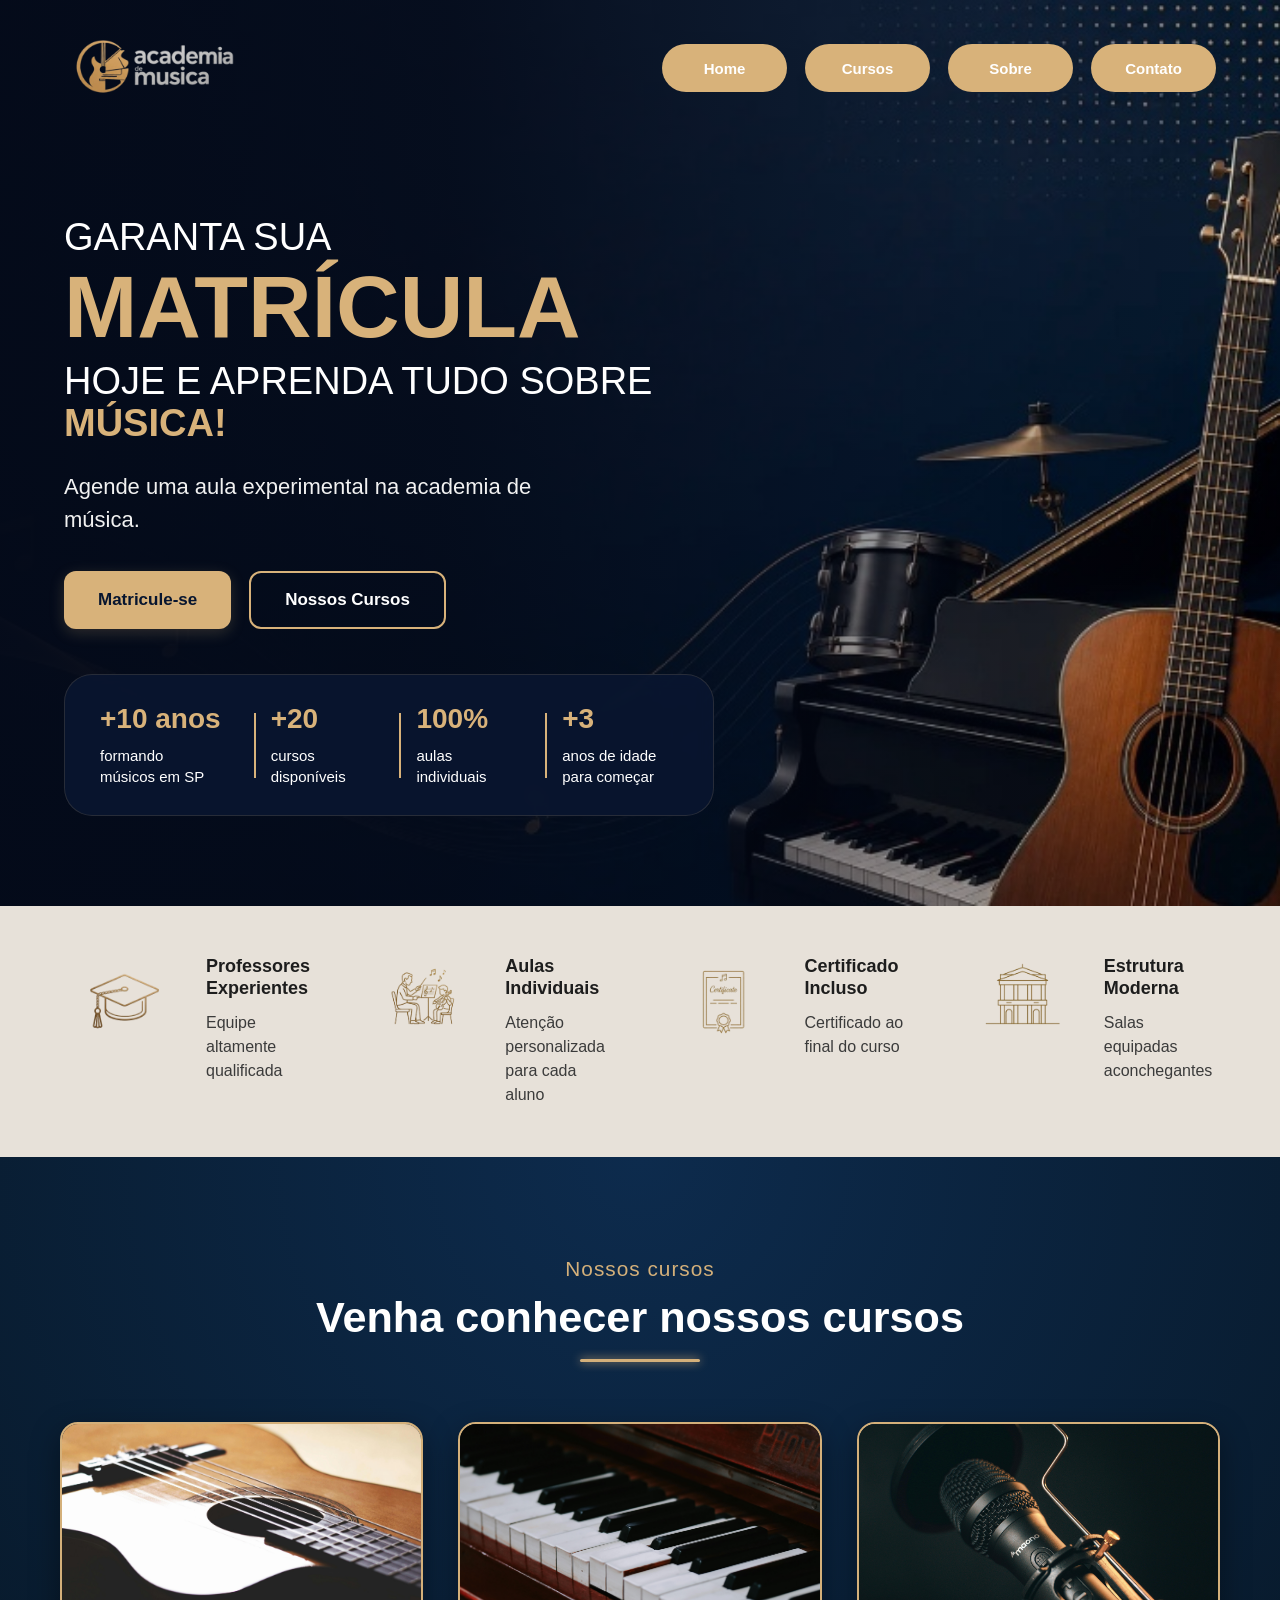
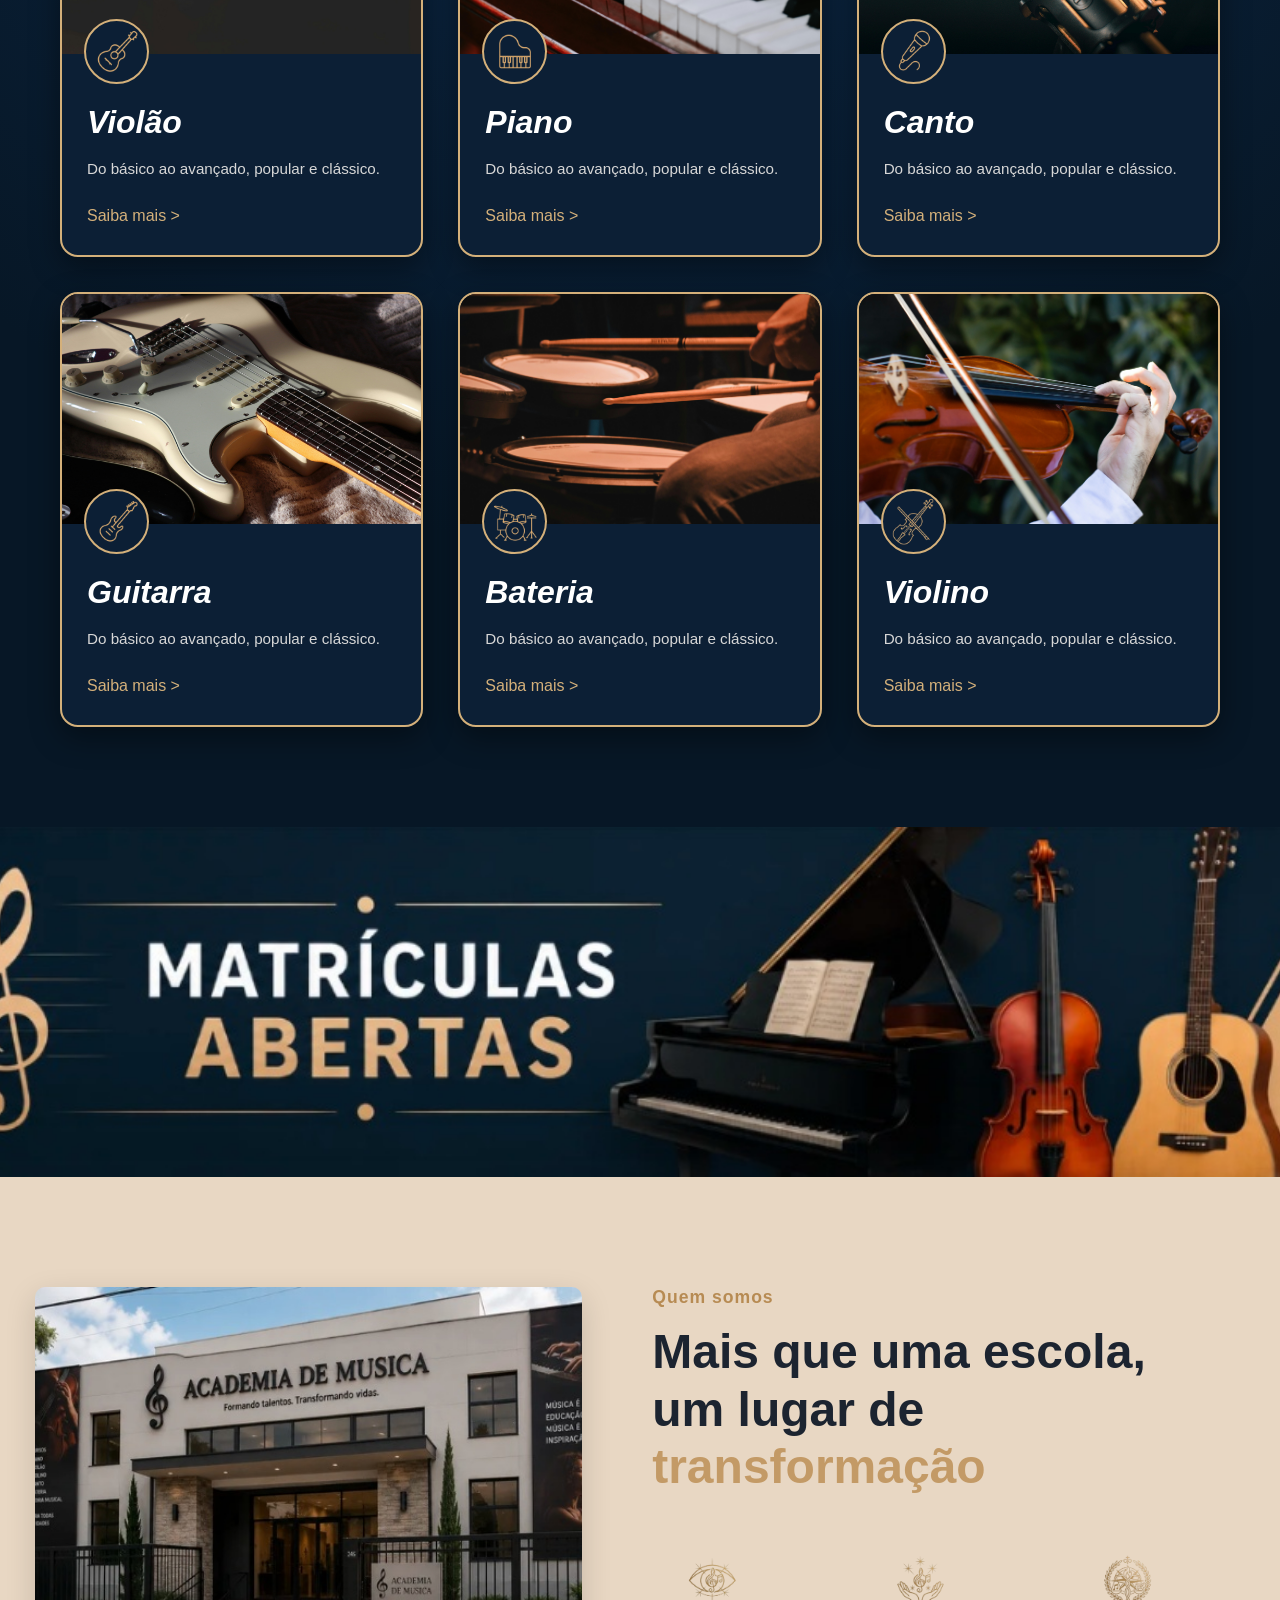
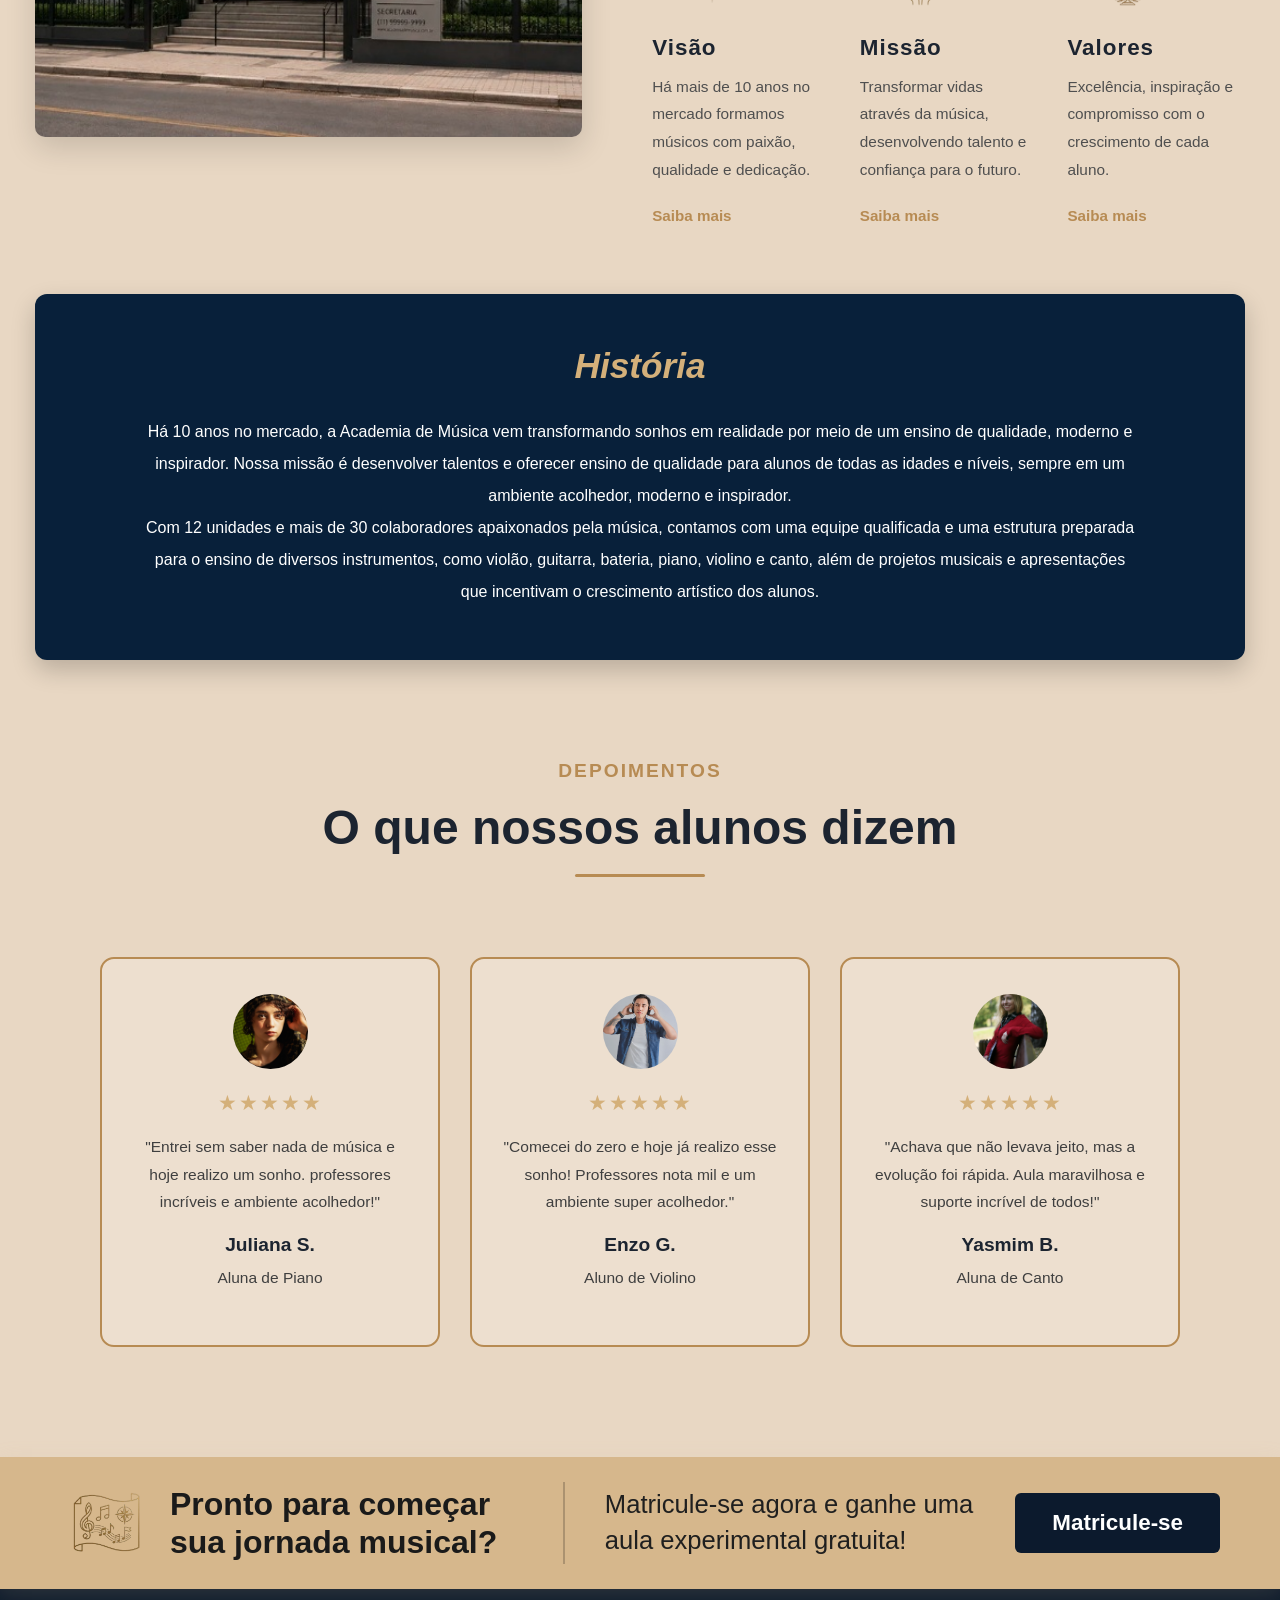
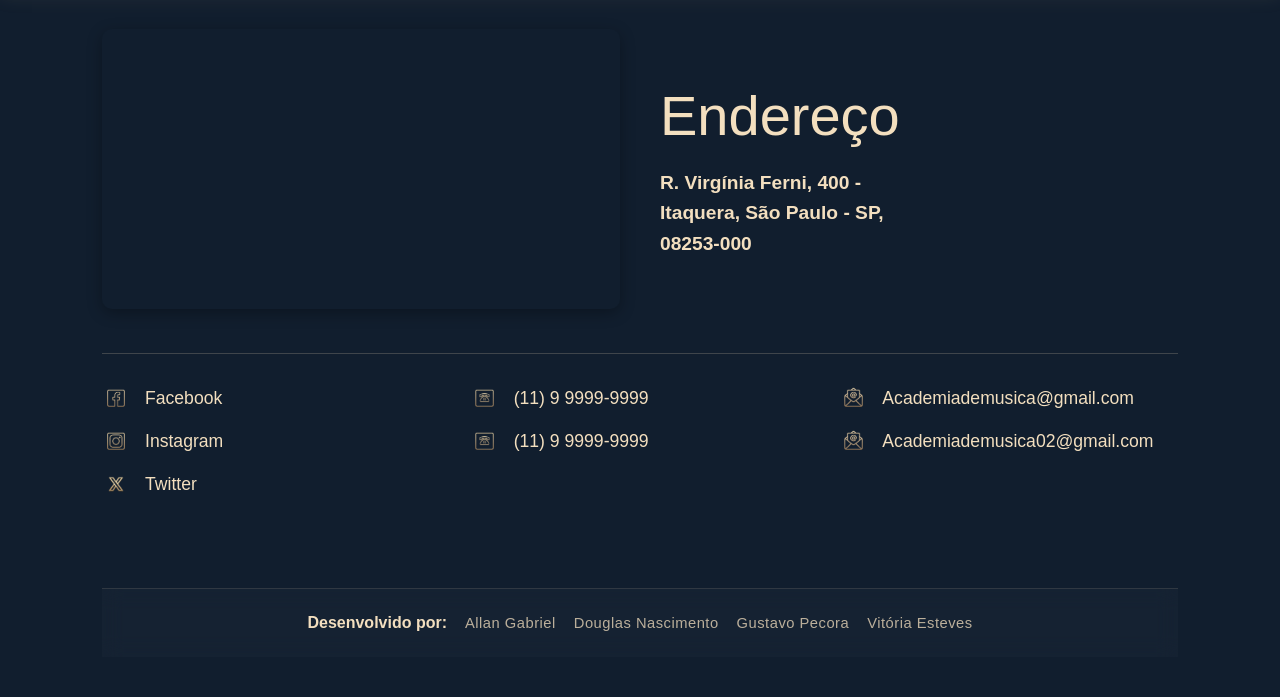
<file: index.html>
<!DOCTYPE html>
<html lang="pt-br">
<head>
    <meta charset="UTF-8">
    <meta name="viewport" content="width=device-width, initial-scale=1.0">
    <link rel="stylesheet" href="css/global.css">
    <link rel="stylesheet" href="css/style.css">

    <title>Academia de Música</title>
</head>
<body>

    <div class="cursor"></div>

    <!-- MENU E MAIN -->

<div class="background-instrumentos">
    <header>
        <div class="container">
            <nav>

                <div class="logo">
                    <img src="assets/logo.png" alt="">
                </div><!-- Fim Logo -->

                <!-- MENU HAMBURGUER -->
                <div class="menu-hamburguer" id="menuHamburguer">
                    <span></span>
                    <span></span>
                    <span></span>
                </div>

                <ul class="botao-nav" id="menu">
                    <li><a href="#main">Home</a></li>
                    <li><a href="#cursos">Cursos</a></li>
                    <li><a href="#sobre">Sobre</a></li>
                    <li><a href="#contato">Contato</a></li>
                </ul>

            </nav>
        </div><!-- Fim Container -->
    </header><!-- Fim Header -->

        <main id="main">
            <div class="container">
                <div class="main-text">
                    <h1>GARANTA SUA <span>MATRÍCULA </span>HOJE E APRENDA TUDO SOBRE <span>MÚSICA!</span></h1>
                    <p>Agende uma aula experimental na academia de música.</p>
                        
                    <div class="botao-main">
                        <a href="pages/form.html" target="_blank" class="botao-matricula">Matricule-se</a>
                        <a href="#cursos" class="botao-cursos">Nossos Cursos</a>
                    </div><!-- Fim Botões Main -->

                    <div class="estatisticas">
                        <div class="estatistica-text">
                            <h3>+10 anos</h3>
                            <p>formando músicos em SP</p>
                        </div>
                        <div class="estatistica-text">
                            <h3>+20</h3>
                            <p>cursos disponíveis</p>
                        </div>
                        <div class="estatistica-text">
                            <h3>100%</h3>
                            <p>aulas individuais</p>
                        </div>
                        <div class="estatistica-text">
                            <h3>+3</h3>
                            <p>anos de idade para começar</p>
                        </div>
                    </div><!-- Fim Estatísticas -->

                </div><!-- Fim Main Text -->
            </div><!-- Fim Container -->
        </main><!-- Fim Main -->
    </div><!-- Fim Background Instrumentos -->

    <!-- BARRA DIFERENCIAIS -->

    <section class="diferenciais">
        <div class="container">

            <div class="diferenciais-card">
                <img src="assets/icones/icone-professor.png" alt="">
                <div class="diferenciais-text">
                    <h4>Professores Experientes</h4>
                    <p>Equipe altamente qualificada</p>
                </div><!-- Fim Diferenciais Text 1 -->
            </div><!-- Fim Diferenciais Card 1 -->

            <div class="diferenciais-card">
                <img src="assets/icones/icone-aula-individual.png" alt="">
                <div class="diferenciais-text">
                    <h4>Aulas Individuais</h4>
                    <p>Atenção personalizada para cada aluno</p>
                </div><!-- Fim Diferenciais Text 2 -->
            </div><!-- Fim Diferenciais Card 2 -->

            <div class="diferenciais-card">
                <img src="assets/icones/icone-certificado.png" alt="">
                <div class="diferenciais-text">
                    <h4>Certificado Incluso</h4>
                    <p>Certificado ao final do curso</p>
                </div><!-- Fim Diferenciais Text 3 -->
            </div><!-- Fim Diferenciais Card 3 -->

            <div class="diferenciais-card">
                <img src="assets/icones/icone-estrutura.png" alt="">
                <div class="diferenciais-text">
                    <h4>Estrutura Moderna</h4>
                    <p>Salas equipadas aconchegantes</p>
                </div><!-- Fim Diferenciais Text 4 -->
            </div><!-- Fim Diferenciais Card 4 -->

        </div><!-- Fim Container -->
    </section><!-- Fim Diferenciais -->

    <!-- SESSÃO CURSOS -->

    <!-- SESSÃO CURSOS -->

    <section class="cursos" id="cursos">
        <div class="container">

            <div class="curso-text">
                <h2>Nossos cursos</h2>
                <h3>Venha conhecer nossos cursos</h3>
            </div><!-- Fim Curso-Text -->

            <div class="container-cards">

                <!-- VIOLÃO -->

                <div class="curso-card">

                    <div class="curso-img">
                        <img src="assets/instrumentos/violão.jpg" alt="Violão">
                    </div><!-- Fim Curso-Img -->

                    <div class="curso-icon">
                        <img src="assets/icones/icone-violão.png" alt="">
                    </div><!-- Fim Curso-Icon -->

                    <div class="curso-info">
                        <h3>Violão</h3>
                        <p>Do básico ao avançado, popular e clássico.</p>
                        <a href="pages/violao.html" target="_blank">Saiba mais ></a>
                    </div><!-- Fim Curso-Info -->

                </div><!-- Fim Curso-Card -->

                <!-- PIANO -->

                <div class="curso-card">

                    <div class="curso-img">
                        <img src="assets/instrumentos/piano.jpg" alt="Piano">
                    </div><!-- Fim Curso-Img -->

                    <div class="curso-icon">
                        <img src="assets/icones/icone-piano.png" alt="">
                    </div><!-- Fim Curso-Icon -->

                    <div class="curso-info">
                        <h3>Piano</h3>
                        <p>Do básico ao avançado, popular e clássico.</p>
                        <a href="pages/piano.html" target="_blank">Saiba mais ></a>
                    </div><!-- Fim Curso-Info -->

                </div><!-- Fim Curso-Card -->

                <!-- CANTO -->

                <div class="curso-card">

                    <div class="curso-img">
                        <img src="assets/instrumentos/microfone.jpg" alt="Canto">
                    </div><!-- Fim Curso-Img -->

                    <div class="curso-icon">
                        <img src="assets/icones/icone-canto.png" alt="">
                    </div><!-- Fim Curso-Icon -->

                    <div class="curso-info">
                        <h3>Canto</h3>
                        <p>Do básico ao avançado, popular e clássico.</p>
                        <a href="pages/canto.html" target="_blank">Saiba mais ></a>
                    </div><!-- Fim Curso-Info -->

                </div><!-- Fim Curso-Card -->

                <!-- GUITARRA -->

                <div class="curso-card">

                    <div class="curso-img">
                        <img src="assets/instrumentos/guitarra.jpg" alt="Guitarra">
                    </div><!-- Fim Curso-Img -->

                    <div class="curso-icon">
                        <img src="assets/icones/icone-guitarra.png" alt="">
                    </div><!-- Fim Curso-Icon -->

                    <div class="curso-info">
                        <h3>Guitarra</h3>
                        <p>Do básico ao avançado, popular e clássico.</p>
                        <a href="pages/guitarra.html" target="_blank">Saiba mais ></a>
                    </div><!-- Fim Curso-Info -->

                </div><!-- Fim Curso-Card -->

                <!-- BATERIA -->

                <div class="curso-card">

                    <div class="curso-img">
                        <img src="assets/instrumentos/bateria.jpg" alt="Bateria">
                    </div><!-- Fim Curso-Img -->

                    <div class="curso-icon">
                        <img src="assets/icones/icone-bateria.png" alt="">
                    </div><!-- Fim Curso-Icon -->

                    <div class="curso-info">
                        <h3>Bateria</h3>
                        <p>Do básico ao avançado, popular e clássico.</p>
                        <a href="pages/bateria.html" target="_blank">Saiba mais ></a>
                    </div><!-- Fim Curso-Info -->

                </div><!-- Fim Curso-Card -->

                <!-- VIOLINO -->

                <div class="curso-card">

                    <div class="curso-img">
                        <img src="assets/instrumentos/violino.jpg" alt="Violino">
                    </div><!-- Fim Curso-Img -->

                    <div class="curso-icon">
                        <img src="assets/icones/icone-violino.png" alt="">
                    </div><!-- Fim Curso-Icon -->

                    <div class="curso-info">
                        <h3>Violino</h3>
                        <p>Do básico ao avançado, popular e clássico.</p>
                        <a href="pages/violino.html" target="_blank">Saiba mais ></a>
                    </div><!-- Fim Curso-Info -->

                </div><!-- Fim Curso-Card -->

            </div><!-- Fim Container-Cards -->

        </div><!-- Fim Container -->
    </section><!-- Fim Cursos -->

    <!-- FAIXA MATRICULAS ABERTAS -->

    <section class="banner"> 
        <div class="container">
            <a href="pages/form.html" target="_blank"><img src="assets/banner.jpg" alt=""></a>
        </div><!-- Fim Container -->
    </section><!-- Fim Banner -->

    <!-- SESSÃO SOBRE NÓS E DEPOIMENTOS -->

    <section class="sobre" id="sobre">
        <div class="container">
            <div class="sobre-pilares">

                <div class="sobre-img">
                    <img src="assets/academia-fachada.jpg" alt="">
                </div><!-- Fim Sobre-Img -->

                <div class="sobre-text">
                    <h3>Quem somos</h3>
                    <h4>Mais que uma escola, <br>um lugar de <span>transformação</span></h4>
                    
                    <div class="sobre-card">
                        <div class="sobre-info">
                            <img src="assets/icones/icone-visão.png" alt="">
                            <h3>Visão</h3>
                            <p>Há mais de 10 anos no mercado formamos músicos com paixão, qualidade e dedicação.</p>
                            <a href="#" class="saiba-mais">Saiba mais</a>
                        </div><!-- Fim Sobre-Info Visão -->

                        <div class="sobre-info">
                            <img src="assets/icones/icone-missão.png" alt="">
                            <h3>Missão</h3>
                            <p>Transformar vidas através da música, desenvolvendo talento e confiança para o futuro.</p>
                            <a href="#" class="saiba-mais">Saiba mais</a>
                        </div><!-- Fim Sobre-Info Missão -->

                        <div class="sobre-info">
                            <img src="assets/icones/icone-valores.png" alt="">
                            <h3>Valores</h3>
                            <p>Excelência, inspiração e compromisso com o crescimento de cada aluno.</p>
                            <a href="#" class="saiba-mais">Saiba mais</a>
                        </div><!-- Fim Sobre-Info Valores -->

                    </div><!-- Fim Sobre-Card -->
                </div><!-- Fim Sobre-Text -->
            </div><!-- Fim Sobre-Pilares -->

            <div class="historia">
                <h3>História</h3>
                <p>   Há 10 anos no mercado, a Academia de Música vem transformando sonhos em realidade por meio de um ensino de qualidade, moderno e inspirador. Nossa missão é desenvolver talentos e oferecer ensino de qualidade para alunos de todas as idades e níveis, sempre em um ambiente acolhedor, moderno e inspirador.<br>   Com 12 unidades e mais de 30 colaboradores apaixonados pela música, contamos com uma equipe qualificada e uma estrutura preparada para o ensino de diversos instrumentos, como violão, guitarra, bateria, piano, violino e canto, além de projetos musicais e apresentações que incentivam o crescimento artístico dos alunos.</p>
            </div>

            <div class="depoimentos">
                <h3>DEPOIMENTOS</h3>
                <h4>O que nossos alunos dizem</h4>

                <div class="depoimentos-card">

                    <div class="card-aluno">
                        <img src="assets/aluno1.jpg" alt="">
                        <div class="estrelas">★★★★★</div>
                        <p>"Entrei sem saber nada de música e hoje realizo um sonho. professores incríveis e ambiente acolhedor!"</p>
                        <span>Juliana S.</span>
                        <p>Aluna de Piano</p>
                    </div><!-- Fim Card-Aluno 1 -->

                    <div class="card-aluno">
                        <img src="assets/aluno2.jpg" alt="">
                        <div class="estrelas">★★★★★</div>
                        <p>"Comecei do zero e hoje já realizo esse sonho! Professores nota mil e um ambiente super acolhedor."</p>
                        <span>Enzo G.</span>
                        <p>Aluno de Violino</p>
                    </div><!-- Fim Card-Aluno 2 -->
                    
                    <div class="card-aluno">
                        <img src="assets/aluno3.jpg" alt="">
                        <div class="estrelas">★★★★★</div>
                        <p>"Achava que não levava jeito, mas a evolução foi rápida. Aula maravilhosa e suporte incrível de todos!"</p>
                        <span>Yasmim B.</span>
                        <p>Aluna de Canto</p>
                    </div><!-- Fim Card-Aluno 3 -->

                </div><!-- Fim Depoimentos-Card -->
            </div><!-- Fim Depoimentos -->

        </div><!-- Fim Container -->
    </section><!-- Fim Sobre -->


    <section class="barra-matriculas">
        <div class="container">

            <div class="matricula-esquerda">
                <img src="assets/icones/icone-matricula.png" alt="">
                <h3>Pronto para começar sua jornada musical?</h3>
            </div><!-- Fim Matricula-Esquerda -->

            <div class="matricula-direita">
                <p>Matricule-se agora e ganhe uma aula experimental gratuita!</p>
                <a href="pages/form.html" target="_blank" class="botao-preto">Matricule-se</a>
            </div><!-- Fim Matricula-Direita -->

        </div><!-- Fim Container -->
    </section><!-- Fim Barra-Matriculas -->

    <footer>
        <div class="container">
            <div class="endereco">

                <div class="endereco-mapa">    
                    <iframe src="https://www.google.com/maps/embed?pb=!1m18!1m12!1m3!1d3657.595397227444!2d-46.4388806!3d-23.547050499999997!2m3!1f0!2f0!3f0!3m2!1i1024!2i768!4f13.1!3m3!1m2!1s0x94ce6427fe3f5b23%3A0x54b863d343c81f8f!2sEscola%20T%C3%A9cnica%20Estadual%20Itaquera!5e0!3m2!1spt-BR!2sbr!4v1778788130260!5m2!1spt-BR!2sbr" width="600" height="450" style="border:0;" allowfullscreen="" loading="lazy" referrerpolicy="no-referrer-when-downgrade"></iframe>
                </div><!-- Fim Endereço Mapa -->

                <div class="endereco-text">
                    <h2>Endereço</h2>
                    <a href="https://www.google.com/maps/place/Escola+T%C3%A9cnica+Estadual+Itaquera/@-23.5470505,-46.4388806,17z/data=!3m1!4b1!4m5!3m4!1s0x94ce6427fe3f5b23:0x54b863d343c81f8f!8m2!3d-23.5470505!4d-46.4388806" target="_blank">
                        R. Virgínia Ferni, 400 -<br>Itaquera, São Paulo - SP,<br>08253-000
                    </a>
                </div><!-- Fim Endereço-Text -->

            </div><!-- Fim Endereço -->

            <div class="contato" id="contato">

                <div class="rede-social">
                    
                    <a href="https://www.facebook.com" target="_blank">
                    <img src="assets/icones/icone-facebook.png" alt=""> Facebook</a>

                    <a href="https://www.instagram.com" target="_blank">
                    <img src="assets/icones/icone-instagram.png" alt=""> Instagram</a>
                    
                    <a href="https://www.twitter.com" target="_blank">
                    <img src="assets/icones/icone-twitter.png" alt=""> Twitter</a>
               
                </div><!-- Fim Rede Social -->

                <div class="telefone">
                    <a href="tel:+5511999999999"><img src="assets/icones/icone-telefone.png" alt=""> (11) 9 9999-9999</a>
                    <a href="tel:+5511999999999"><img src="assets/icones/icone-telefone.png" alt=""> (11) 9 9999-9999</a>
                </div><!-- Fim Telefone -->

                <div class="email">                
                    <a href="mailto:Academiademusica@gmail.com"><img src="assets/icones/icone-email.png" alt=""> Academiademusica@gmail.com</a>
                    <a href="mailto:Academiademusica02@gmail.com"><img src="assets/icones/icone-email.png" alt=""> Academiademusica02@gmail.com</a>
                </div><!-- Fim Email -->

            </div><!-- Fim Contato -->

            <div class="nome-devs">
                <h4>Desenvolvido por: </h4>
                <p>Allan Gabriel</p>
                <p>Douglas Nascimento</p>
                <p>Gustavo Pecora</p>
                <p>Vitória Esteves</p>
            </div><!-- Fim Nome-Devs -->

        </div><!-- Fim Container -->
    </footer><!-- Fim Footer -->

    <script src="./js/script.js"></script>
</body>
</html>
</file>
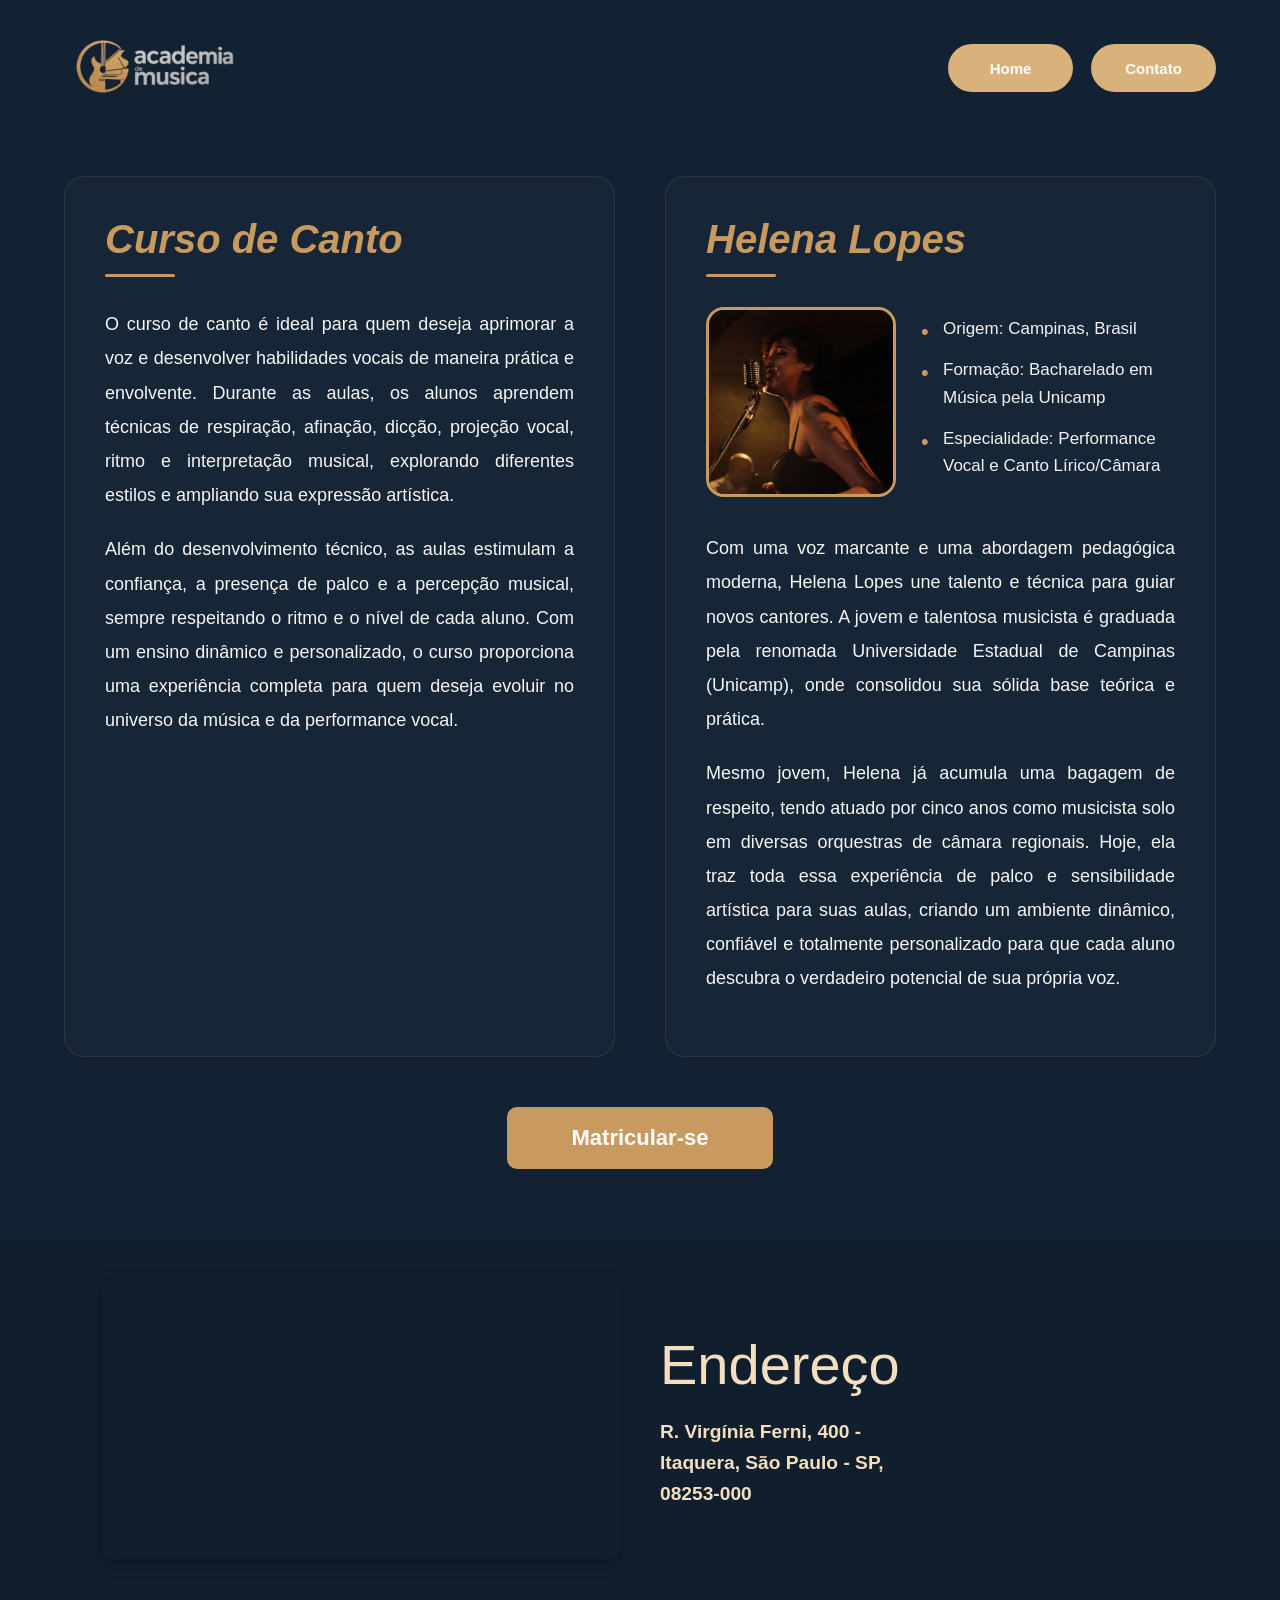
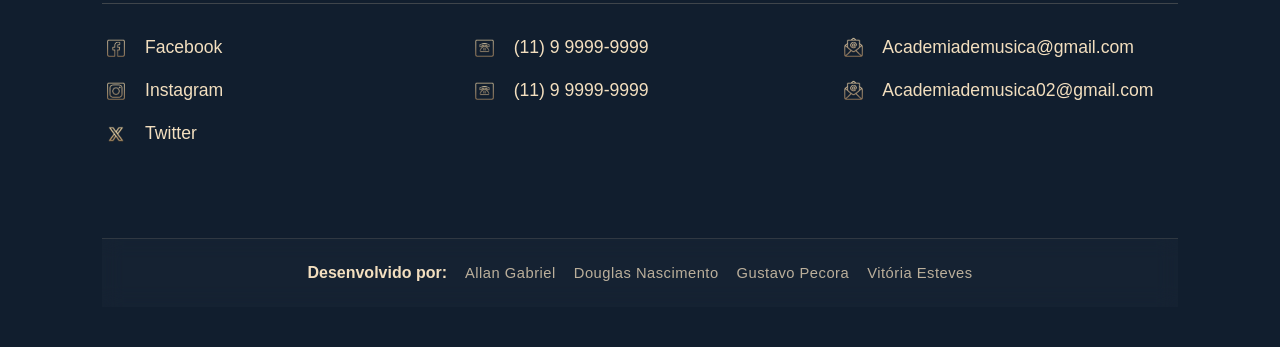
<file: canto.html>
<!DOCTYPE html>
<html lang="pt-br">
<head>
    <meta charset="UTF-8">
    <meta name="viewport" content="width=device-width, initial-scale=1.0">
    <title>Curso de Canto</title>
    <link rel="stylesheet" href="css/curso.css">
</head>
<body>
    
    <header>
        <div class="container">
            <nav>

                <div class="logo">
                    <img src="img/logo.png" alt="">
                </div><!-- Fim Logo -->

                <!-- MENU HAMBURGUER -->
                <div class="menu-hamburguer" id="menuHamburguer">
                    <span></span>
                    <span></span>
                    <span></span>
                </div>

                <ul class="botao-nav" id="menu">
                    <li><a href="index.html">Home</a></li>
                    <li><a href="#contato">Contato</a></li>
                </ul>

            </nav>
        </div><!-- Fim Container -->
    </header><!-- Fim Header -->

    <section class="descricao-curso">
        <div class="container">

            <div class="aula">

                <div class="nome-aula">
                    <h2>Curso de Canto</h2>
                </div><!-- Fim Nome-Aula -->

                <div class="aula-info">
                    <p>O curso de canto é ideal para quem deseja aprimorar a voz e desenvolver habilidades vocais de maneira prática e envolvente. Durante as aulas, os alunos aprendem técnicas de respiração, afinação, dicção, projeção vocal, ritmo e interpretação musical, explorando diferentes estilos e ampliando sua expressão artística.</p> 
                    <p> Além do desenvolvimento técnico, as aulas estimulam a confiança, a presença de palco e a percepção musical, sempre respeitando o ritmo e o nível de cada aluno. Com um ensino dinâmico e personalizado, o curso proporciona uma experiência completa para quem deseja evoluir no universo da música e da performance vocal.</p>
                </div><!-- Fim Aula-Info -->

            </div><!-- Fim Aula -->

            <div class="professor">

                <div class="nome-professor">
                    <h2>Helena Lopes</h2>
                </div><!-- Fim Nome-Professor -->

                <div class="professor-perfil">

                    <div class="professor-img">
                        <img src="img/professora-canto.jpg" alt="Helena Lopes">
                    </div><!-- Fim Professor-Img -->

                    <div class="professor-dados">
                        <ul>
                            <li>Origem: Campinas, Brasil</li>
                            <li>Formação: Bacharelado em Música pela Unicamp</li>
                            <li>Especialidade: Performance Vocal e Canto Lírico/Câmara</li>
                        </ul>
                    </div><!-- Fim Professor-Dados -->

                </div><!-- Fim Professor-Perfil -->

                <div class="professor-info">
                    <p>Com uma voz marcante e uma abordagem pedagógica moderna, Helena Lopes une talento e técnica para guiar novos cantores. A jovem e talentosa musicista é graduada pela renomada Universidade Estadual de Campinas (Unicamp), onde consolidou sua sólida base teórica e prática.</p>
                    <p> Mesmo jovem, Helena já acumula uma bagagem de respeito, tendo atuado por cinco anos como musicista solo em diversas orquestras de câmara regionais. Hoje, ela traz toda essa experiência de palco e sensibilidade artística para suas aulas, criando um ambiente dinâmico, confiável e totalmente personalizado para que cada aluno descubra o verdadeiro potencial de sua própria voz.</p>
                </div><!-- Fim Professor-Info -->

            </div><!-- Fim Professor -->

        </div><!-- Fim Container -->

        <div class="container-botao">
            <a href="form.html" class="matricula">Matricular-se</a>
        </div>

    </section><!-- Fim Descrição-Curso -->

    <footer>
        <div class="container">
            <div class="endereco">

                <div class="endereco-mapa">    
                    <iframe src="https://www.google.com/maps/embed?pb=!1m18!1m12!1m3!1d3657.595397227444!2d-46.4388806!3d-23.547050499999997!2m3!1f0!2f0!3f0!3m2!1i1024!2i768!4f13.1!3m3!1m2!1s0x94ce6427fe3f5b23%3A0x54b863d343c81f8f!2sEscola%20T%C3%A9cnica%20Estadual%20Itaquera!5e0!3m2!1spt-BR!2sbr!4v1778788130260!5m2!1spt-BR!2sbr" width="600" height="450" style="border:0;" allowfullscreen="" loading="lazy" referrerpolicy="no-referrer-when-downgrade"></iframe>
                </div><!-- Fim Endereço Mapa -->

                <div class="endereco-text">
                    <h2>Endereço</h2>
                    <a href="https://www.google.com/maps/place/Escola+T%C3%A9cnica+Estadual+Itaquera/@-23.5470505,-46.4388806,17z/data=!3m1!4b1!4m5!3m4!1s0x94ce6427fe3f5b23:0x54b863d343c81f8f!8m2!3d-23.5470505!4d-46.4388806" target="_blank">
                        R. Virgínia Ferni, 400 -<br>Itaquera, São Paulo - SP,<br>08253-000
                    </a>
                </div><!-- Fim Endereço-Text -->

            </div><!-- Fim Endereço -->

            <div class="contato" id="contato">

                <div class="rede-social">
                    
                    <a href="https://www.facebook.com" target="_blank">
                    <img src="icons/icone-facebook.png" alt=""> Facebook</a>

                    <a href="https://www.instagram.com" target="_blank">
                    <img src="icons/icone-instagram.png" alt=""> Instagram</a>
                    
                    <a href="https://www.twitter.com" target="_blank">
                    <img src="icons/icone-twitter.png" alt=""> Twitter</a>
               
                </div><!-- Fim Rede Social -->

                <div class="telefone">
                    <a href="tel:+5511999999999"><img src="icons/icone-telefone.png" alt=""> (11) 9 9999-9999</a>
                    <a href="tel:+5511999999999"><img src="icons/icone-telefone.png" alt=""> (11) 9 9999-9999</a>
                </div><!-- Fim Telefone -->

                <div class="email">                
                    <a href="mailto:Academiademusica@gmail.com"><img src="icons/icone-email.png" alt=""> Academiademusica@gmail.com</a>
                    <a href="mailto:Academiademusica02@gmail.com"><img src="icons/icone-email.png" alt=""> Academiademusica02@gmail.com</a>
                </div><!-- Fim Email -->

            </div><!-- Fim Contato -->

            <div class="nome-devs">
                <h4>Desenvolvido por: </h4>
                <p>Allan Gabriel</p>
                <p>Douglas Nascimento</p>
                <p>Gustavo Pecora</p>
                <p>Vitória Esteves</p>
            </div><!-- Fim Nome-Devs -->

        </div><!-- Fim Container -->
    </footer><!-- Fim Footer -->
    
    <script src="script.js"></script>
</body>
</html>
</file>
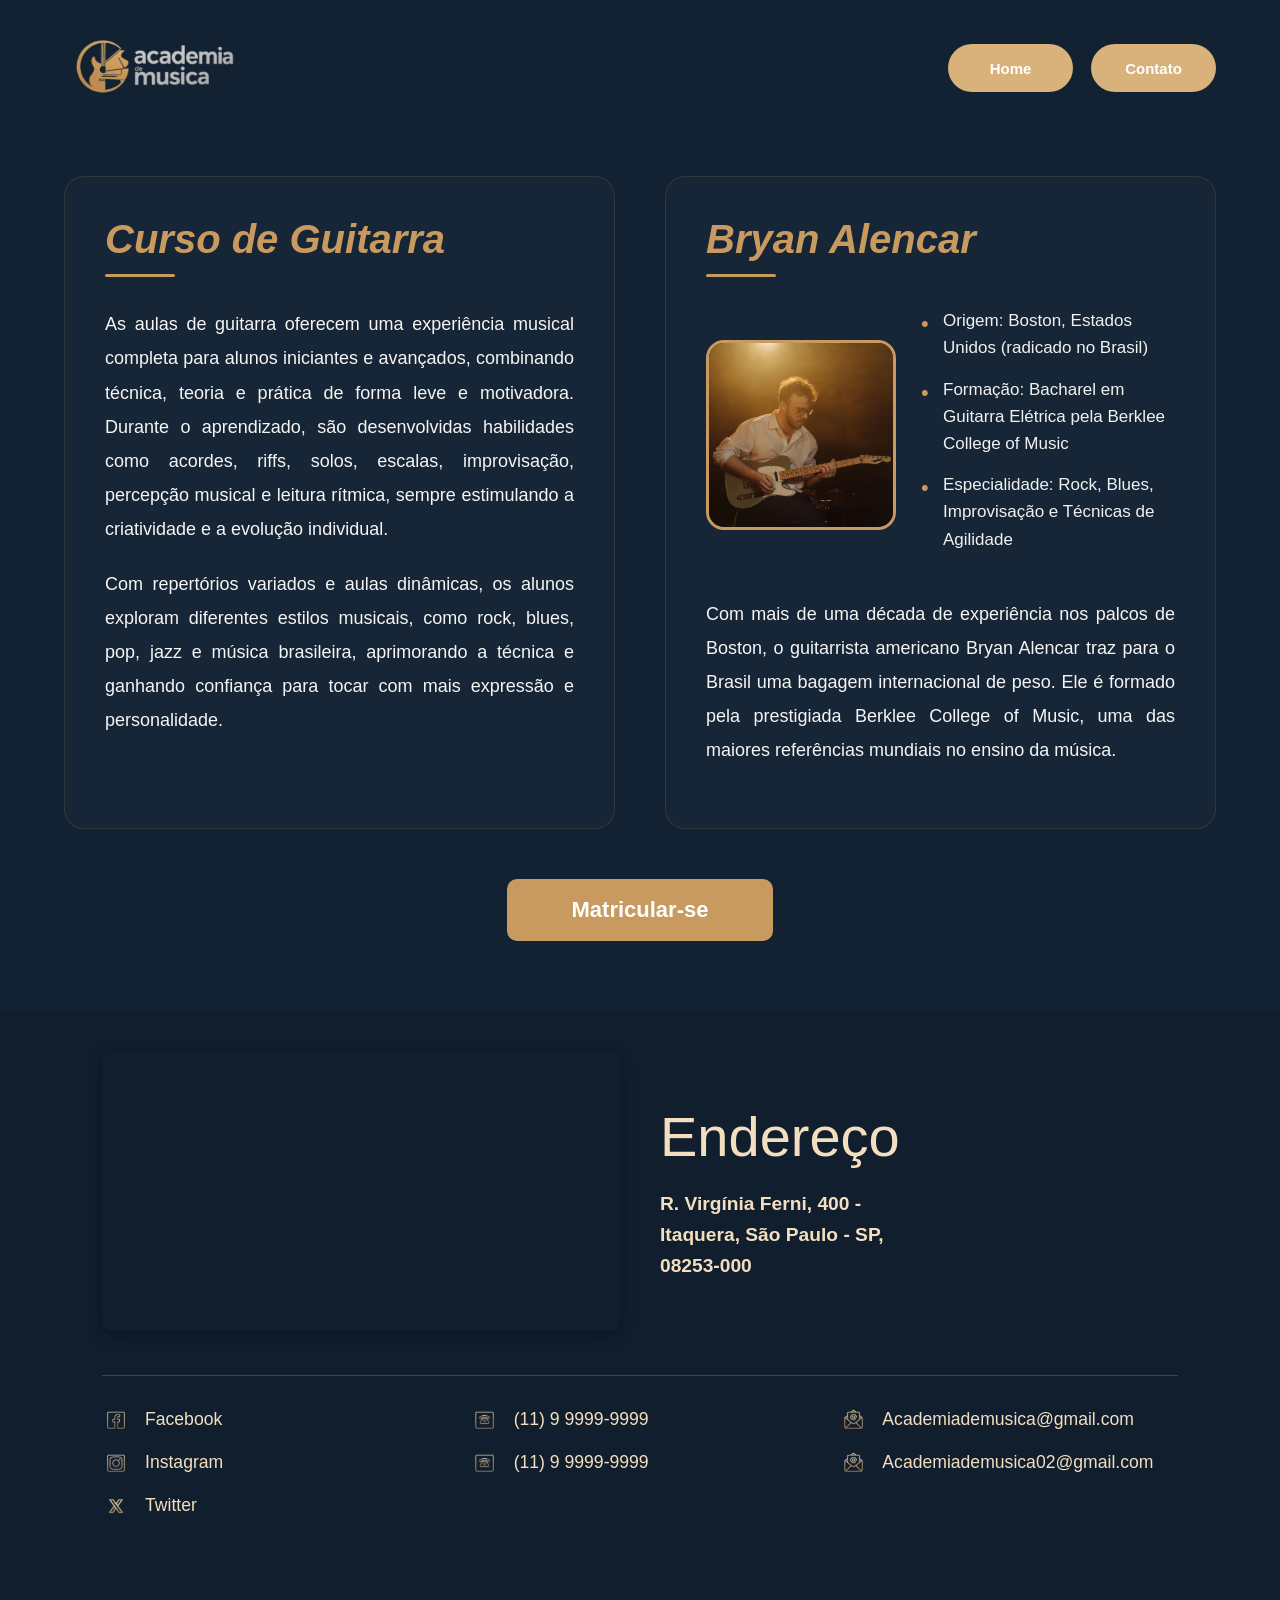
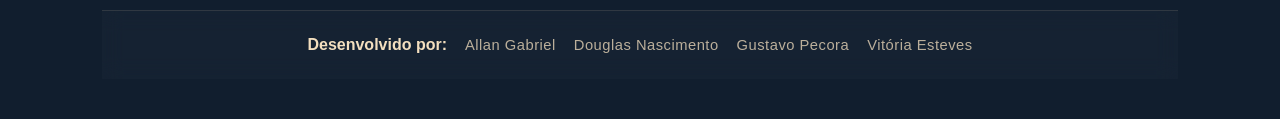
<file: guitarra.html>
<!DOCTYPE html>
<html lang="pt-br">
<head>
    <meta charset="UTF-8">
    <meta name="viewport" content="width=device-width, initial-scale=1.0">
    <title>Curso de Guitarra</title>
    <link rel="stylesheet" href="css/curso.css">
</head>
<body>
    
    <header>
        <div class="container">
            <nav>

                <div class="logo">
                    <img src="img/logo.png" alt="">
                </div><!-- Fim Logo -->

                <!-- MENU HAMBURGUER -->
                <div class="menu-hamburguer" id="menuHamburguer">
                    <span></span>
                    <span></span>
                    <span></span>
                </div>

                <ul class="botao-nav" id="menu">
                    <li><a href="index.html">Home</a></li>
                    <li><a href="#contato">Contato</a></li>
                </ul>

            </nav>
        </div><!-- Fim Container -->
    </header><!-- Fim Header -->

    <section class="descricao-curso">
        <div class="container">

            <div class="aula">

                <div class="nome-aula">
                    <h2>Curso de Guitarra</h2>
                </div><!-- Fim Nome-Aula -->

                <div class="aula-info">
                    <p>As aulas de guitarra oferecem uma experiência musical completa para alunos iniciantes e avançados, combinando técnica, teoria e prática de forma leve e motivadora. Durante o aprendizado, são desenvolvidas habilidades como acordes, riffs, solos, escalas, improvisação, percepção musical e leitura rítmica, sempre estimulando a criatividade e a evolução individual. </p>
                    <p> Com repertórios variados e aulas dinâmicas, os alunos exploram diferentes estilos musicais, como rock, blues, pop, jazz e música brasileira, aprimorando a técnica e ganhando confiança para tocar com mais expressão e personalidade. </p>
                </div><!-- Fim Aula-Info -->

            </div><!-- Fim Aula -->

            <div class="professor">

                <div class="nome-professor">
                    <h2>Bryan Alencar</h2>
                </div><!-- Fim Nome-Professor -->

                <div class="professor-perfil">

                    <div class="professor-img">
                        <img src="img/professor guitarra.jpg" alt="Bryan Alencar">
                    </div><!-- Fim Professor-Img -->

                    <div class="professor-dados">
                        <ul>
                            <li>Origem: Boston, Estados Unidos (radicado no Brasil)</li>
                            <li>Formação: Bacharel em Guitarra Elétrica pela Berklee College of Music</li>
                            <li>Especialidade: Rock, Blues, Improvisação e Técnicas de Agilidade</li>
                        </ul>
                    </div><!-- Fim Professor-Dados -->

                </div><!-- Fim Professor-Perfil -->

                <div class="professor-info">  
                    <p>Com mais de uma década de experiência nos palcos de Boston, o guitarrista americano Bryan Alencar traz para o Brasil uma bagagem internacional de peso. Ele é formado pela prestigiada Berklee College of Music, uma das maiores referências mundiais no ensino da música.</p>
                </div><!-- Fim Professor-Info -->

            </div><!-- Fim Professor -->

        </div><!-- Fim Container -->

        <div class="container-botao">
            <a href="form.html" class="matricula">Matricular-se</a>
        </div><!-- Fim Container-Botao -->

    </section><!-- Fim Descrição-Curso -->

    <footer>
        <div class="container">
            <div class="endereco">

                <div class="endereco-mapa">    
                    <iframe src="https://www.google.com/maps/embed?pb=!1m18!1m12!1m3!1d3657.595397227444!2d-46.4388806!3d-23.547050499999997!2m3!1f0!2f0!3f0!3m2!1i1024!2i768!4f13.1!3m3!1m2!1s0x94ce6427fe3f5b23%3A0x54b863d343c81f8f!2sEscola%20T%C3%A9cnica%20Estadual%20Itaquera!5e0!3m2!1spt-BR!2sbr!4v1778788130260!5m2!1spt-BR!2sbr" width="600" height="450" style="border:0;" allowfullscreen="" loading="lazy" referrerpolicy="no-referrer-when-downgrade"></iframe>
                </div><!-- Fim Endereço Mapa -->

                <div class="endereco-text">
                    <h2>Endereço</h2>
                    <a href="https://www.google.com/maps/place/Escola+T%C3%A9cnica+Estadual+Itaquera/@-23.5470505,-46.4388806,17z/data=!3m1!4b1!4m5!3m4!1s0x94ce6427fe3f5b23:0x54b863d343c81f8f!8m2!3d-23.5470505!4d-46.4388806" target="_blank">
                        R. Virgínia Ferni, 400 -<br>Itaquera, São Paulo - SP,<br>08253-000
                    </a>
                </div><!-- Fim Endereço-Text -->

            </div><!-- Fim Endereço -->

            <div class="contato" id="contato">

                <div class="rede-social">
                    
                    <a href="https://www.facebook.com" target="_blank">
                    <img src="icons/icone-facebook.png" alt=""> Facebook</a>

                    <a href="https://www.instagram.com" target="_blank">
                    <img src="icons/icone-instagram.png" alt=""> Instagram</a>
                    
                    <a href="https://www.twitter.com" target="_blank">
                    <img src="icons/icone-twitter.png" alt=""> Twitter</a>
               
                </div><!-- Fim Rede Social -->

                <div class="telefone">
                    <a href="tel:+5511999999999"><img src="icons/icone-telefone.png" alt=""> (11) 9 9999-9999</a>
                    <a href="tel:+5511999999999"><img src="icons/icone-telefone.png" alt=""> (11) 9 9999-9999</a>
                </div><!-- Fim Telefone -->

                <div class="email">                
                    <a href="mailto:Academiademusica@gmail.com"><img src="icons/icone-email.png" alt=""> Academiademusica@gmail.com</a>
                    <a href="mailto:Academiademusica02@gmail.com"><img src="icons/icone-email.png" alt=""> Academiademusica02@gmail.com</a>
                </div><!-- Fim Email -->

            </div><!-- Fim Contato -->

            <div class="nome-devs">
                <h4>Desenvolvido por: </h4>
                <p>Allan Gabriel</p>
                <p>Douglas Nascimento</p>
                <p>Gustavo Pecora</p>
                <p>Vitória Esteves</p>
            </div><!-- Fim Nome-Devs -->

        </div><!-- Fim Container -->
    </footer><!-- Fim Footer -->

    <script src="script.js"></script>
</body>
</html>
</file>
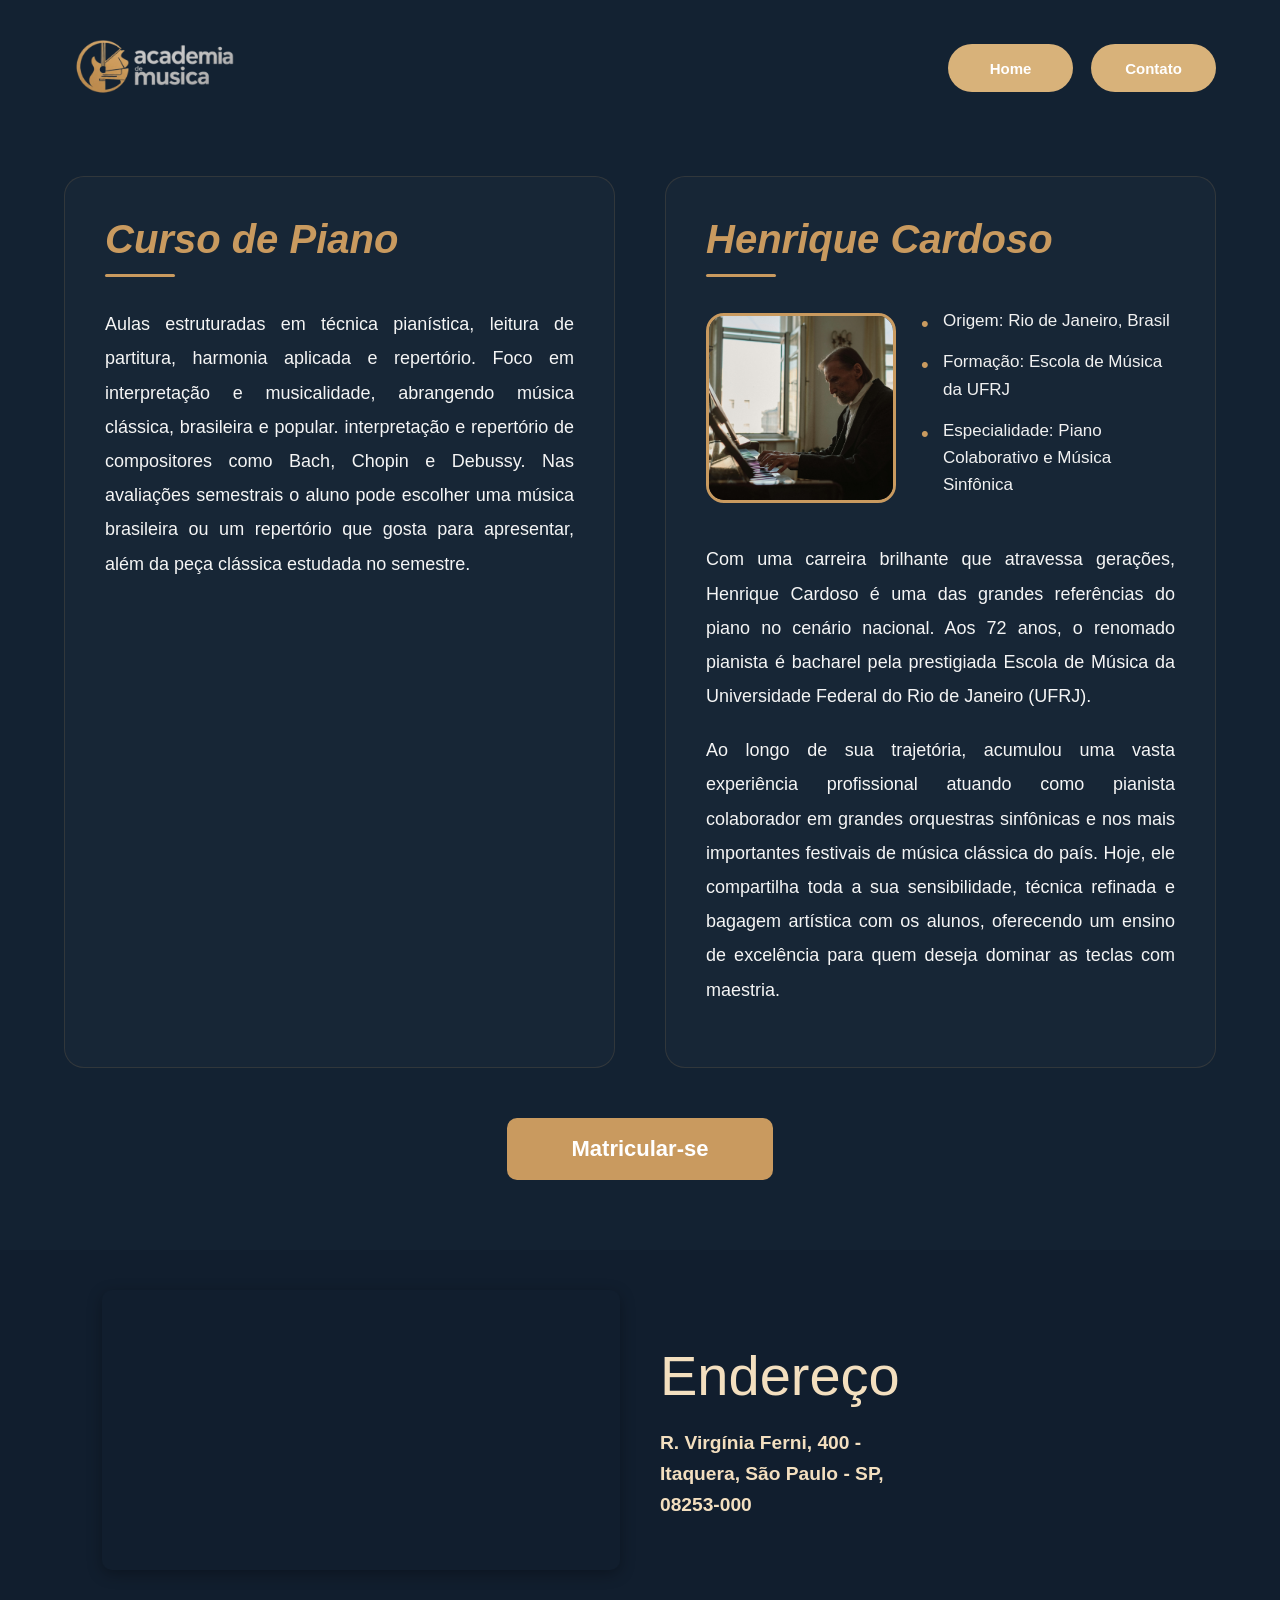
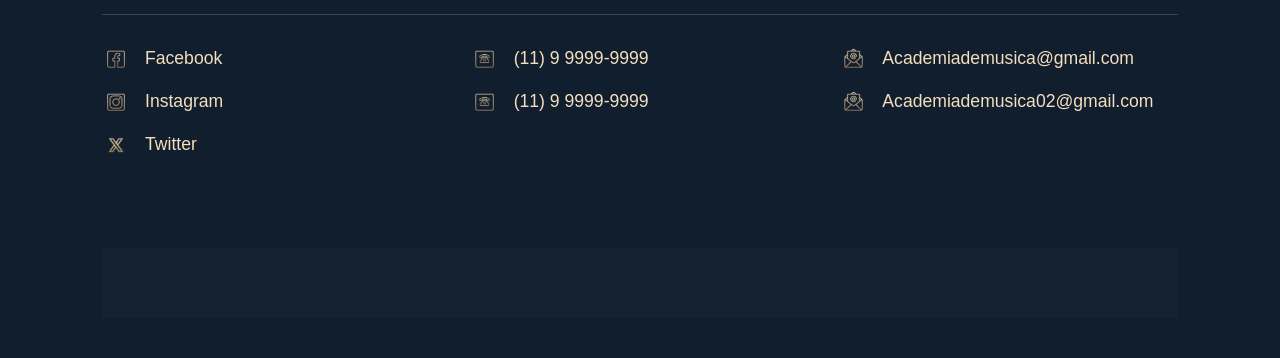
<file: piano.html>
<!DOCTYPE html>
<html lang="pt-br">
<head>
    <meta charset="UTF-8">
    <meta name="viewport" content="width=device-width, initial-scale=1.0">
    <title>Curso de Piano</title>
    <link rel="stylesheet" href="css/curso.css">
</head>
<body>
    
    <header>
        <div class="container">
            <nav>

                <div class="logo">
                    <img src="img/logo.png" alt="">
                </div><!-- Fim Logo -->

                <!-- MENU HAMBURGUER -->
                <div class="menu-hamburguer" id="menuHamburguer">
                    <span></span>
                    <span></span>
                    <span></span>
                </div>

                <ul class="botao-nav" id="menu">
                    <li><a href="index.html">Home</a></li>
                    <li><a href="#contato">Contato</a></li>
                </ul>

            </nav>
        </div><!-- Fim Container -->
    </header><!-- Fim Header -->

    <section class="descricao-curso">
        <div class="container">

            <div class="aula">

                <div class="nome-aula">
                    <h2>Curso de Piano</h2>
                </div><!-- Fim Nome-Aula -->

                <div class="aula-info">
                    <p>Aulas estruturadas em técnica pianística, leitura de partitura, harmonia aplicada e repertório. 
                        Foco em interpretação e musicalidade, abrangendo música clássica, brasileira e popular. 
                        interpretação e repertório de compositores como Bach, Chopin e Debussy. 
                        Nas avaliações semestrais 
                        o aluno pode escolher uma música brasileira ou um repertório que gosta para apresentar, 
                        além da peça clássica estudada no semestre. </p>
                </div><!-- Fim Aula-Info -->

            </div><!-- Fim Aula -->

            <div class="professor">

                <div class="nome-professor">
                    <h2>Henrique Cardoso</h2>
                </div><!-- Fim Nome-Professor -->

                <div class="professor-perfil">
                    <div class="professor-img">
                        <img src="img/professor-piano.jpg" alt="Henrique Cardoso">
                    </div><!-- Fim Professor-Img -->

                    <div class="professor-dados">
                        <ul>
                            <li>Origem: Rio de Janeiro, Brasil</li>
                            <li>Formação: Escola de Música da UFRJ</li>
                            <li>Especialidade: Piano Colaborativo e Música Sinfônica</li>
                        </ul>
                    </div><!-- Fim Professor-Dados -->

                </div><!-- Fim Professor-Perfil -->

                <div class="professor-info">
                    <p>Com uma carreira brilhante que atravessa gerações, Henrique Cardoso é uma das grandes referências do piano no cenário nacional. Aos 72 anos, o renomado pianista é bacharel pela prestigiada Escola de Música da Universidade Federal do Rio de Janeiro (UFRJ). </p>
                    <p> Ao longo de sua trajetória, acumulou uma vasta experiência profissional atuando como pianista colaborador em grandes orquestras sinfônicas e nos mais importantes festivais de música clássica do país. Hoje, ele compartilha toda a sua sensibilidade, técnica refinada e bagagem artística com os alunos, oferecendo um ensino de excelência para quem deseja dominar as teclas com maestria.</p>
                </div><!-- Fim Professor-Info -->

            </div><!-- Fim Professor -->
        
        </div><!-- Fim Container -->

        <div class="container-botao">
            <a href="form.html" class="matricula">Matricular-se</a>
        </div><!-- Fim Container-Botao -->

    </section><!-- Fim Descrição-Curso -->

    <footer>
        <div class="container">
            <div class="endereco">

                <div class="endereco-mapa">    
                    <iframe src="https://www.google.com/maps/embed?pb=!1m18!1m12!1m3!1d3657.595397227444!2d-46.4388806!3d-23.547050499999997!2m3!1f0!2f0!3f0!3m2!1i1024!2i768!4f13.1!3m3!1m2!1s0x94ce6427fe3f5b23%3A0x54b863d343c81f8f!2sEscola%20T%C3%A9cnica%20Estadual%20Itaquera!5e0!3m2!1spt-BR!2sbr!4v1778788130260!5m2!1spt-BR!2sbr" width="600" height="450" style="border:0;" allowfullscreen="" loading="lazy" referrerpolicy="no-referrer-when-downgrade"></iframe>
                </div><!-- Fim Endereço Mapa -->

                <div class="endereco-text">
                    <h2>Endereço</h2>
                    <a href="https://www.google.com/maps/place/Escola+T%C3%A9cnica+Estadual+Itaquera/@-23.5470505,-46.4388806,17z/data=!3m1!4b1!4m5!3m4!1s0x94ce6427fe3f5b23:0x54b863d343c81f8f!8m2!3d-23.5470505!4d-46.4388806" target="_blank">
                        R. Virgínia Ferni, 400 -<br>Itaquera, São Paulo - SP,<br>08253-000
                    </a>
                </div><!-- Fim Endereço-Text -->

            </div><!-- Fim Endereço -->

            <div class="contato" id="contato">

                <div class="rede-social">
                    
                    <a href="https://www.facebook.com" target="_blank">
                    <img src="icons/icone-facebook.png" alt=""> Facebook</a>

                    <a href="https://www.instagram.com" target="_blank">
                    <img src="icons/icone-instagram.png" alt=""> Instagram</a>
                    
                    <a href="https://www.twitter.com" target="_blank">
                    <img src="icons/icone-twitter.png" alt=""> Twitter</a>
               
                </div><!-- Fim Rede Social -->

                <div class="telefone">
                    <a href="tel:+5511999999999"><img src="icons/icone-telefone.png" alt=""> (11) 9 9999-9999</a>
                    <a href="tel:+5511999999999"><img src="icons/icone-telefone.png" alt=""> (11) 9 9999-9999</a>
                </div><!-- Fim Telefone -->

                <div class="email">                
                    <a href="mailto:Academiademusica@gmail.com"><img src="icons/icone-email.png" alt=""> Academiademusica@gmail.com</a>
                    <a href="mailto:Academiademusica02@gmail.com"><img src="icons/icone-email.png" alt=""> Academiademusica02@gmail.com</a>
                </div><!-- Fim Email -->

            </div><!-- Fim Contato -->

            <div class="nome-devs">
                <h4>Desenvolvido por: </h4>
                <p>Allan Gabriel</p>
                <p>Douglas Nascimento</p>
                <p>Gustavo Pecora</p>
                <p>Vitória Esteves</p>
            </div><!-- Fim Nome-Devs -->

        </div><!-- Fim Container -->
    </footer><!-- Fim Footer -->

    <script src="script.js"></script>
</body>
</html>
</file>
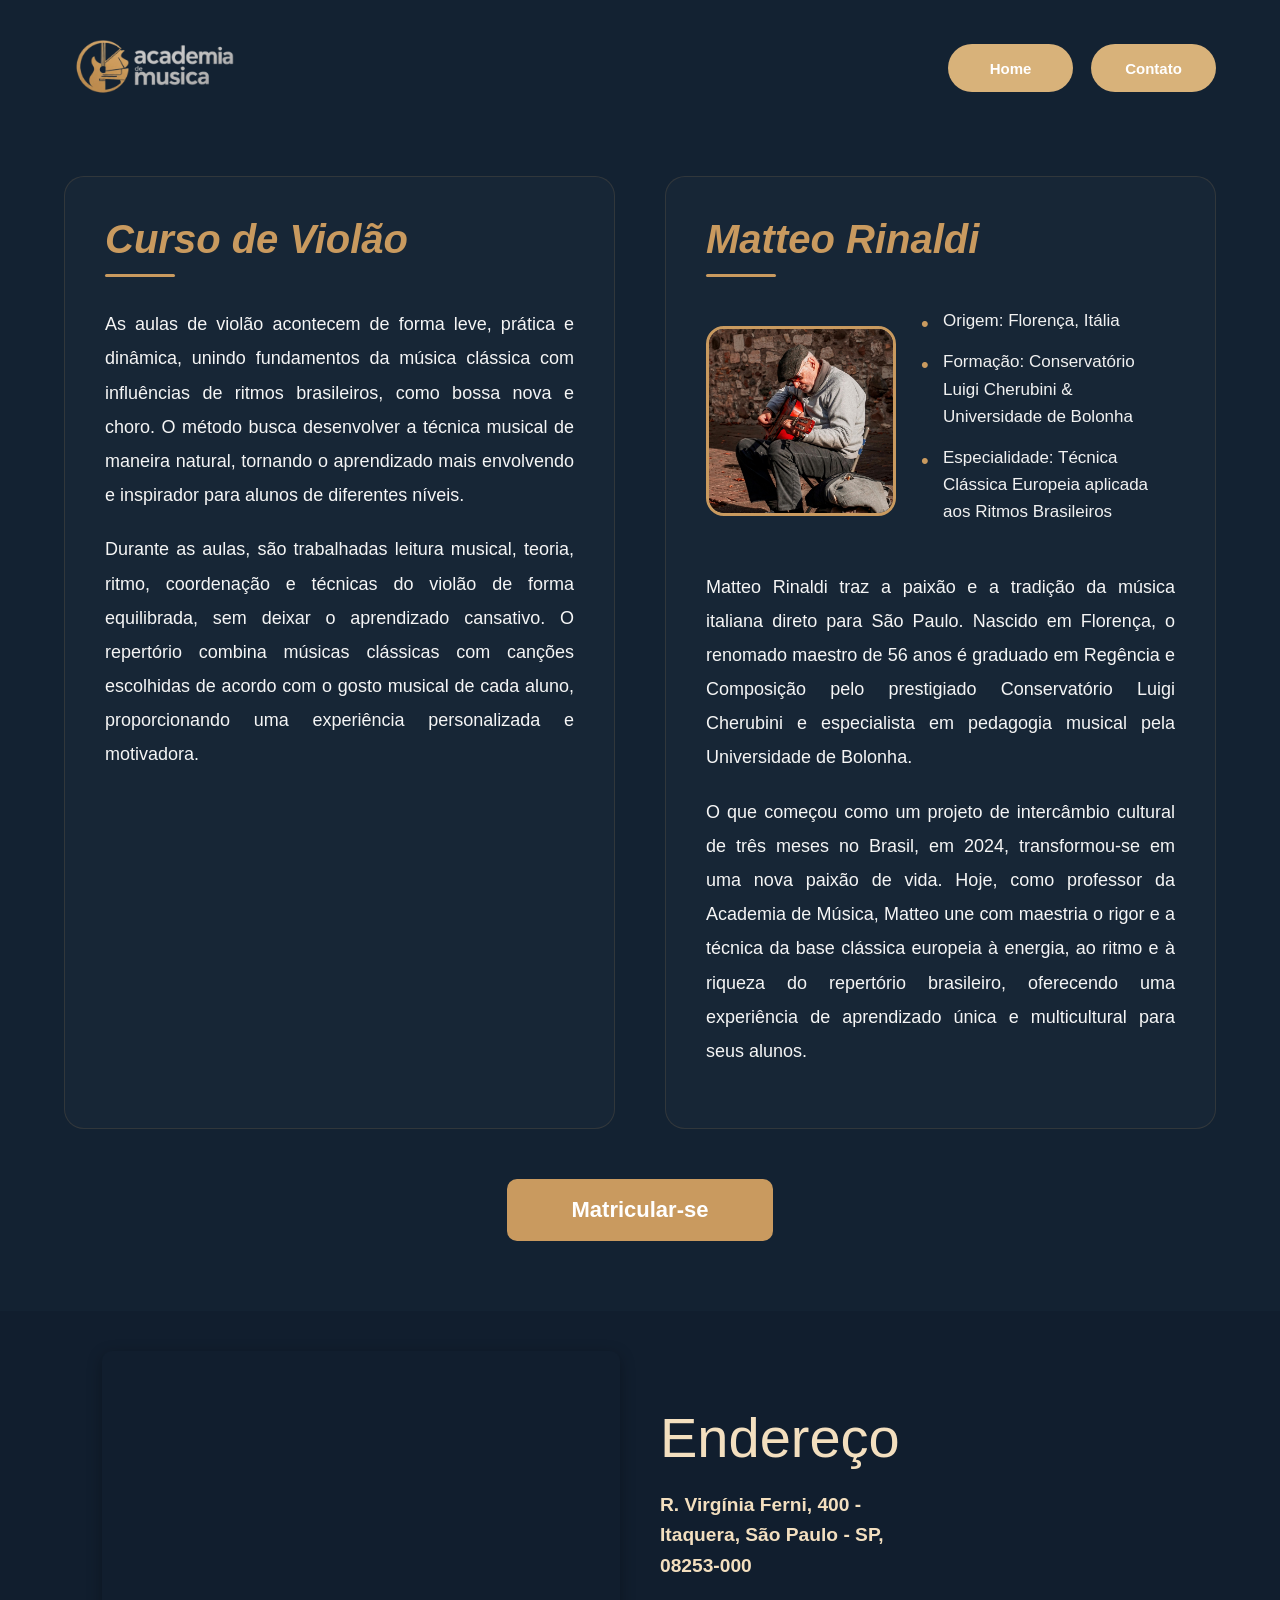
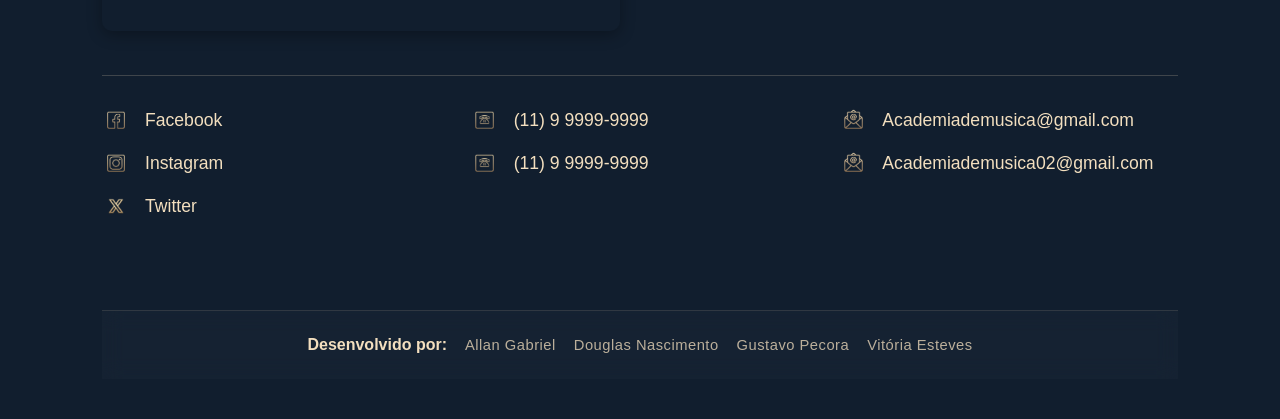
<file: violao.html>
<!DOCTYPE html>
<html lang="pt-br">
<head>
    <meta charset="UTF-8">
    <meta name="viewport" content="width=device-width, initial-scale=1.0">
    <title>Curso de Violão</title>
    <link rel="stylesheet" href="css/curso.css">
</head>
<body>
    
    <header>
        <div class="container">
            <nav>

                <div class="logo">
                    <img src="img/logo.png" alt="">
                </div><!-- Fim Logo -->

                <!-- MENU HAMBURGUER -->
                <div class="menu-hamburguer" id="menuHamburguer">
                    <span></span>
                    <span></span>
                    <span></span>
                </div>

                <ul class="botao-nav" id="menu">
                    <li><a href="index.html">Home</a></li>
                    <li><a href="#contato">Contato</a></li>
                </ul>

            </nav>
        </div><!-- Fim Container -->
    </header><!-- Fim Header -->

    <section class="descricao-curso">
        <div class="container">

            <div class="aula">

                <div class="nome-aula">
                    <h2>Curso de Violão</h2>
                </div><!-- Fim Nome-Aula -->

                <div class="aula-info">
                    <p>As aulas de violão acontecem de forma leve, prática e dinâmica, unindo fundamentos da música clássica com influências de ritmos brasileiros, como bossa nova e choro. O método busca desenvolver a técnica musical de maneira natural, tornando o aprendizado mais envolvendo e inspirador para alunos de diferentes níveis.</p>
                    <p>Durante as aulas, são trabalhadas leitura musical, teoria, ritmo, coordenação e técnicas do violão de forma equilibrada, sem deixar o aprendizado cansativo. O repertório combina músicas clássicas com canções escolhidas de acordo com o gosto musical de cada aluno, proporcionando uma experiência personalizada e motivadora.</p>
                </div><!-- Fim Aula-Info -->

            </div><!-- Fim Aula -->

            <div class="professor">

                <div class="nome-professor">
                    <h2>Matteo Rinaldi</h2>
                </div><!-- Fim Nome-Professor -->

                <div class="professor-perfil">
                    <div class="professor-img">
                        <img src="img/professor-violão.jpg" alt="Matteo Rinaldi">
                    </div><!-- Fim Professor-Img -->

                    <div class="professor-dados">
                        <ul>
                            <li>Origem: Florença, Itália</li>
                            <li>Formação: Conservatório Luigi Cherubini & Universidade de Bolonha</li>
                            <li>Especialidade: Técnica Clássica Europeia aplicada aos Ritmos Brasileiros</li>
                        </ul>
                    </div><!-- Fim Professor-Dados -->

                </div><!-- Fim Professor-Perfil -->

                <div class="professor-info">
                    <p>Matteo Rinaldi traz a paixão e a tradição da música italiana direto para São Paulo. Nascido em Florença, o renomado maestro de 56 anos é graduado em Regência e Composição pelo prestigiado Conservatório Luigi Cherubini e especialista em pedagogia musical pela Universidade de Bolonha.</p>
                    <p>O que começou como um projeto de intercâmbio cultural de três meses no Brasil, em 2024, transformou-se em uma nova paixão de vida. Hoje, como professor da Academia de Música, Matteo une com maestria o rigor e a técnica da base clássica europeia à energia, ao ritmo e à riqueza do repertório brasileiro, oferecendo uma experiência de aprendizado única e multicultural para seus alunos.</p>
                </div><!-- Fim Professor-Info -->

            </div><!-- Fim Professor -->

        </div><!-- Fim Container -->

        <div class="container-botao">
            <a href="form.html" class="matricula">Matricular-se</a>
        </div><!-- Fim Container-Botao -->

    </section><!-- Fim Descrição-Curso -->

    <footer>
        <div class="container">
            <div class="endereco">

                <div class="endereco-mapa">    
                    <iframe src="https://www.google.com/maps/embed?pb=!1m18!1m12!1m3!1d3657.595397227444!2d-46.4388806!3d-23.547050499999997!2m3!1f0!2f0!3f0!3m2!1i1024!2i768!4f13.1!3m3!1m2!1s0x94ce6427fe3f5b23%3A0x54b863d343c81f8f!2sEscola%20T%C3%A9cnica%20Estadual%20Itaquera!5e0!3m2!1spt-BR!2sbr!4v1778788130260!5m2!1spt-BR!2sbr" width="600" height="450" style="border:0;" allowfullscreen="" loading="lazy" referrerpolicy="no-referrer-when-downgrade"></iframe>
                </div><!-- Fim Endereço Mapa -->

                <div class="endereco-text">
                    <h2>Endereço</h2>
                    <a href="https://www.google.com/maps/place/Escola+T%C3%A9cnica+Estadual+Itaquera/@-23.5470505,-46.4388806,17z/data=!3m1!4b1!4m5!3m4!1s0x94ce6427fe3f5b23:0x54b863d343c81f8f!8m2!3d-23.5470505!4d-46.4388806" target="_blank">
                        R. Virgínia Ferni, 400 -<br>Itaquera, São Paulo - SP,<br>08253-000
                    </a>
                </div><!-- Fim Endereço-Text -->

            </div><!-- Fim Endereço -->

            <div class="contato" id="contato">

                <div class="rede-social">
                    
                    <a href="https://www.facebook.com" target="_blank">
                    <img src="icons/icone-facebook.png" alt=""> Facebook</a>

                    <a href="https://www.instagram.com" target="_blank">
                    <img src="icons/icone-instagram.png" alt=""> Instagram</a>
                    
                    <a href="https://www.twitter.com" target="_blank">
                    <img src="icons/icone-twitter.png" alt=""> Twitter</a>
               
                </div><!-- Fim Rede Social -->

                <div class="telefone">
                    <a href="tel:+5511999999999"><img src="icons/icone-telefone.png" alt=""> (11) 9 9999-9999</a>
                    <a href="tel:+5511999999999"><img src="icons/icone-telefone.png" alt=""> (11) 9 9999-9999</a>
                </div><!-- Fim Telefone -->

                <div class="email">                
                    <a href="mailto:Academiademusica@gmail.com"><img src="icons/icone-email.png" alt=""> Academiademusica@gmail.com</a>
                    <a href="mailto:Academiademusica02@gmail.com"><img src="icons/icone-email.png" alt=""> Academiademusica02@gmail.com</a>
                </div><!-- Fim Email -->

            </div><!-- Fim Contato -->

            <div class="nome-devs">
                <h4>Desenvolvido por: </h4>
                <p>Allan Gabriel</p>
                <p>Douglas Nascimento</p>
                <p>Gustavo Pecora</p>
                <p>Vitória Esteves</p>
            </div><!-- Fim Nome-Devs -->

        </div><!-- Fim Container -->
    </footer><!-- Fim Footer -->

    <script src="script.js"></script>
</body>
</html>
</file>
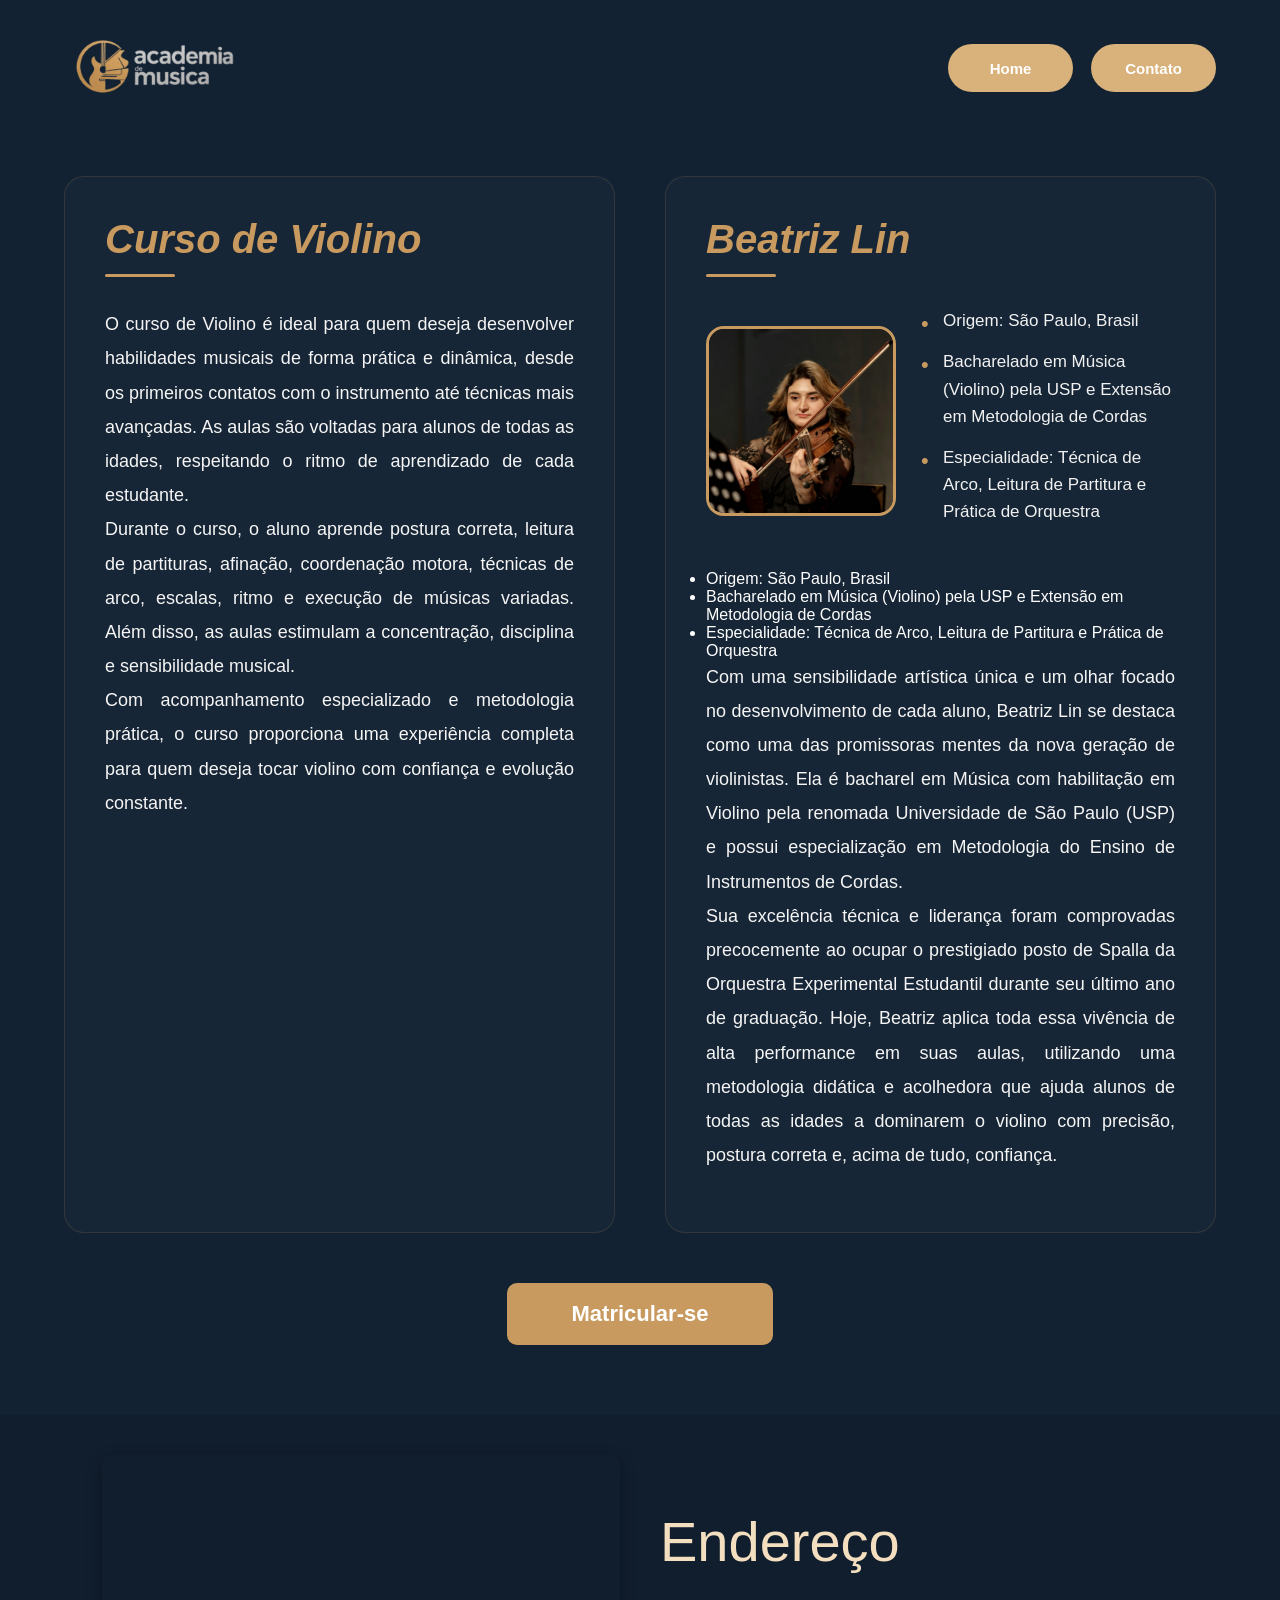
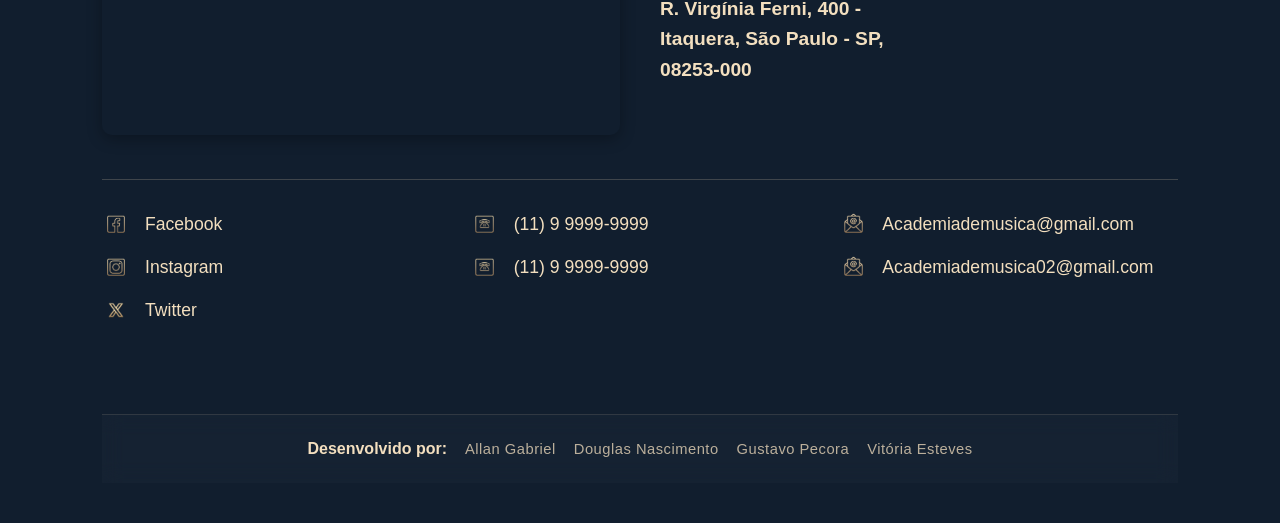
<file: violino.html>
<!DOCTYPE html>
<html lang="pt-br">
<head>
    <meta charset="UTF-8">
    <meta name="viewport" content="width=device-width, initial-scale=1.0">
    <title>Curso de Violino</title>
    <link rel="stylesheet" href="css/curso.css">
</head>
<body>
    
    <header>
        <div class="container">
            <nav>

                <div class="logo">
                    <img src="img/logo.png" alt="">
                </div><!-- Fim Logo -->

                <!-- MENU HAMBURGUER -->
                <div class="menu-hamburguer" id="menuHamburguer">
                    <span></span>
                    <span></span>
                    <span></span>
                </div>

                <ul class="botao-nav" id="menu">
                    <li><a href="index.html">Home</a></li>
                    <li><a href="#contato">Contato</a></li>
                </ul>

            </nav>
        </div><!-- Fim Container -->
    </header><!-- Fim Header -->

    <section class="descricao-curso">
        <div class="container">

            <div class="aula">

                <div class="nome-aula">
                    <h2>Curso de Violino</h2>
                </div><!-- Fim Nome-Aula -->

                <div class="aula-info">
                    <p>O curso de Violino é ideal para quem deseja desenvolver habilidades musicais de forma prática e dinâmica, desde os primeiros contatos com o instrumento até técnicas mais avançadas. As aulas são voltadas para alunos de todas as idades, respeitando o ritmo de aprendizado de cada estudante. <br> Durante o curso, o aluno aprende postura correta, leitura de partituras, afinação, coordenação motora, técnicas de arco, escalas, ritmo e execução de músicas variadas. Além disso, as aulas estimulam a concentração, disciplina e sensibilidade musical. <br> Com acompanhamento especializado e metodologia prática, o curso proporciona uma experiência completa para quem deseja tocar violino com confiança e evolução constante.</p>
                </div><!-- Fim Aula-Info -->

            </div><!-- Fim Aula -->

            <div class="professor">

                <div class="nome-professor">
                    <h2>Beatriz Lin</h2>
                </div><!-- Fim Nome-Professor -->

                <div class="professor-perfil">

                    <div class="professor-img">
                        <img src="img/professora-violino.jpg" alt="Beatriz Lin">
                    </div><!-- Fim Professor-Img -->

                    <div class="professor-dados">
                        <ul>
                            <li>Origem: São Paulo, Brasil</li>
                            <li>Bacharelado em Música (Violino) pela USP e Extensão em Metodologia de Cordas</li>
                            <li>Especialidade: Técnica de Arco, Leitura de Partitura e Prática de Orquestra</li>
                        </ul>
                    </div><!-- Fim Professor-Dados -->

                </div><!-- Fim Professor-Perfil -->

                <div class="professor-info">

                    <ul>
                        <li>Origem: São Paulo, Brasil</li>
                        <li>Bacharelado em Música (Violino) pela USP e Extensão em Metodologia de Cordas</li>
                        <li>Especialidade: Técnica de Arco, Leitura de Partitura e Prática de Orquestra</li>
                    </ul>
                    <p>Com uma sensibilidade artística única e um olhar focado no desenvolvimento de cada aluno, Beatriz Lin se destaca como uma das promissoras mentes da nova geração de violinistas. Ela é bacharel em Música com habilitação em Violino pela renomada Universidade de São Paulo (USP) e possui especialização em Metodologia do Ensino de Instrumentos de Cordas. <br> Sua excelência técnica e liderança foram comprovadas precocemente ao ocupar o prestigiado posto de Spalla da Orquestra Experimental Estudantil durante seu último ano de graduação. Hoje, Beatriz aplica toda essa vivência de alta performance em suas aulas, utilizando uma metodologia didática e acolhedora que ajuda alunos de todas as idades a dominarem o violino com precisão, postura correta e, acima de tudo, confiança.</p>
                
                </div><!-- Fim Professor-Info -->

            </div><!-- Fim Professor -->

        </div><!-- Fim Container -->

        <div class="container-botao">
            <a href="form.html" class="matricula">Matricular-se</a>
        </div><!-- Fim Container-Botao -->

    </section><!-- Fim Descrição-Curso -->

    <footer>
        <div class="container">
            <div class="endereco">

                <div class="endereco-mapa">    
                    <iframe src="https://www.google.com/maps/embed?pb=!1m18!1m12!1m3!1d3657.595397227444!2d-46.4388806!3d-23.547050499999997!2m3!1f0!2f0!3f0!3m2!1i1024!2i768!4f13.1!3m3!1m2!1s0x94ce6427fe3f5b23%3A0x54b863d343c81f8f!2sEscola%20T%C3%A9cnica%20Estadual%20Itaquera!5e0!3m2!1spt-BR!2sbr!4v1778788130260!5m2!1spt-BR!2sbr" width="600" height="450" style="border:0;" allowfullscreen="" loading="lazy" referrerpolicy="no-referrer-when-downgrade"></iframe>
                </div><!-- Fim Endereço Mapa -->

                <div class="endereco-text">
                    <h2>Endereço</h2>
                    <a href="https://www.google.com/maps/place/Escola+T%C3%A9cnica+Estadual+Itaquera/@-23.5470505,-46.4388806,17z/data=!3m1!4b1!4m5!3m4!1s0x94ce6427fe3f5b23:0x54b863d343c81f8f!8m2!3d-23.5470505!4d-46.4388806" target="_blank">
                        R. Virgínia Ferni, 400 -<br>Itaquera, São Paulo - SP,<br>08253-000
                    </a>
                </div><!-- Fim Endereço-Text -->

            </div><!-- Fim Endereço -->

            <div class="contato" id="contato">

                <div class="rede-social">
                    
                    <a href="https://www.facebook.com" target="_blank">
                    <img src="icons/icone-facebook.png" alt=""> Facebook</a>

                    <a href="https://www.instagram.com" target="_blank">
                    <img src="icons/icone-instagram.png" alt=""> Instagram</a>
                    
                    <a href="https://www.twitter.com" target="_blank">
                    <img src="icons/icone-twitter.png" alt=""> Twitter</a>
               
                </div><!-- Fim Rede Social -->

                <div class="telefone">
                    <a href="tel:+5511999999999"><img src="icons/icone-telefone.png" alt=""> (11) 9 9999-9999</a>
                    <a href="tel:+5511999999999"><img src="icons/icone-telefone.png" alt=""> (11) 9 9999-9999</a>
                </div><!-- Fim Telefone -->

                <div class="email">                
                    <a href="mailto:Academiademusica@gmail.com"><img src="icons/icone-email.png" alt=""> Academiademusica@gmail.com</a>
                    <a href="mailto:Academiademusica02@gmail.com"><img src="icons/icone-email.png" alt=""> Academiademusica02@gmail.com</a>
                </div><!-- Fim Email -->

            </div><!-- Fim Contato -->

            <div class="nome-devs">
                <h4>Desenvolvido por: </h4>
                <p>Allan Gabriel</p>
                <p>Douglas Nascimento</p>
                <p>Gustavo Pecora</p>
                <p>Vitória Esteves</p>
            </div><!-- Fim Nome-Devs -->

        </div><!-- Fim Container -->
    </footer><!-- Fim Footer -->

    <script src="js/script.js"></script>
</body>
</html>
</file>
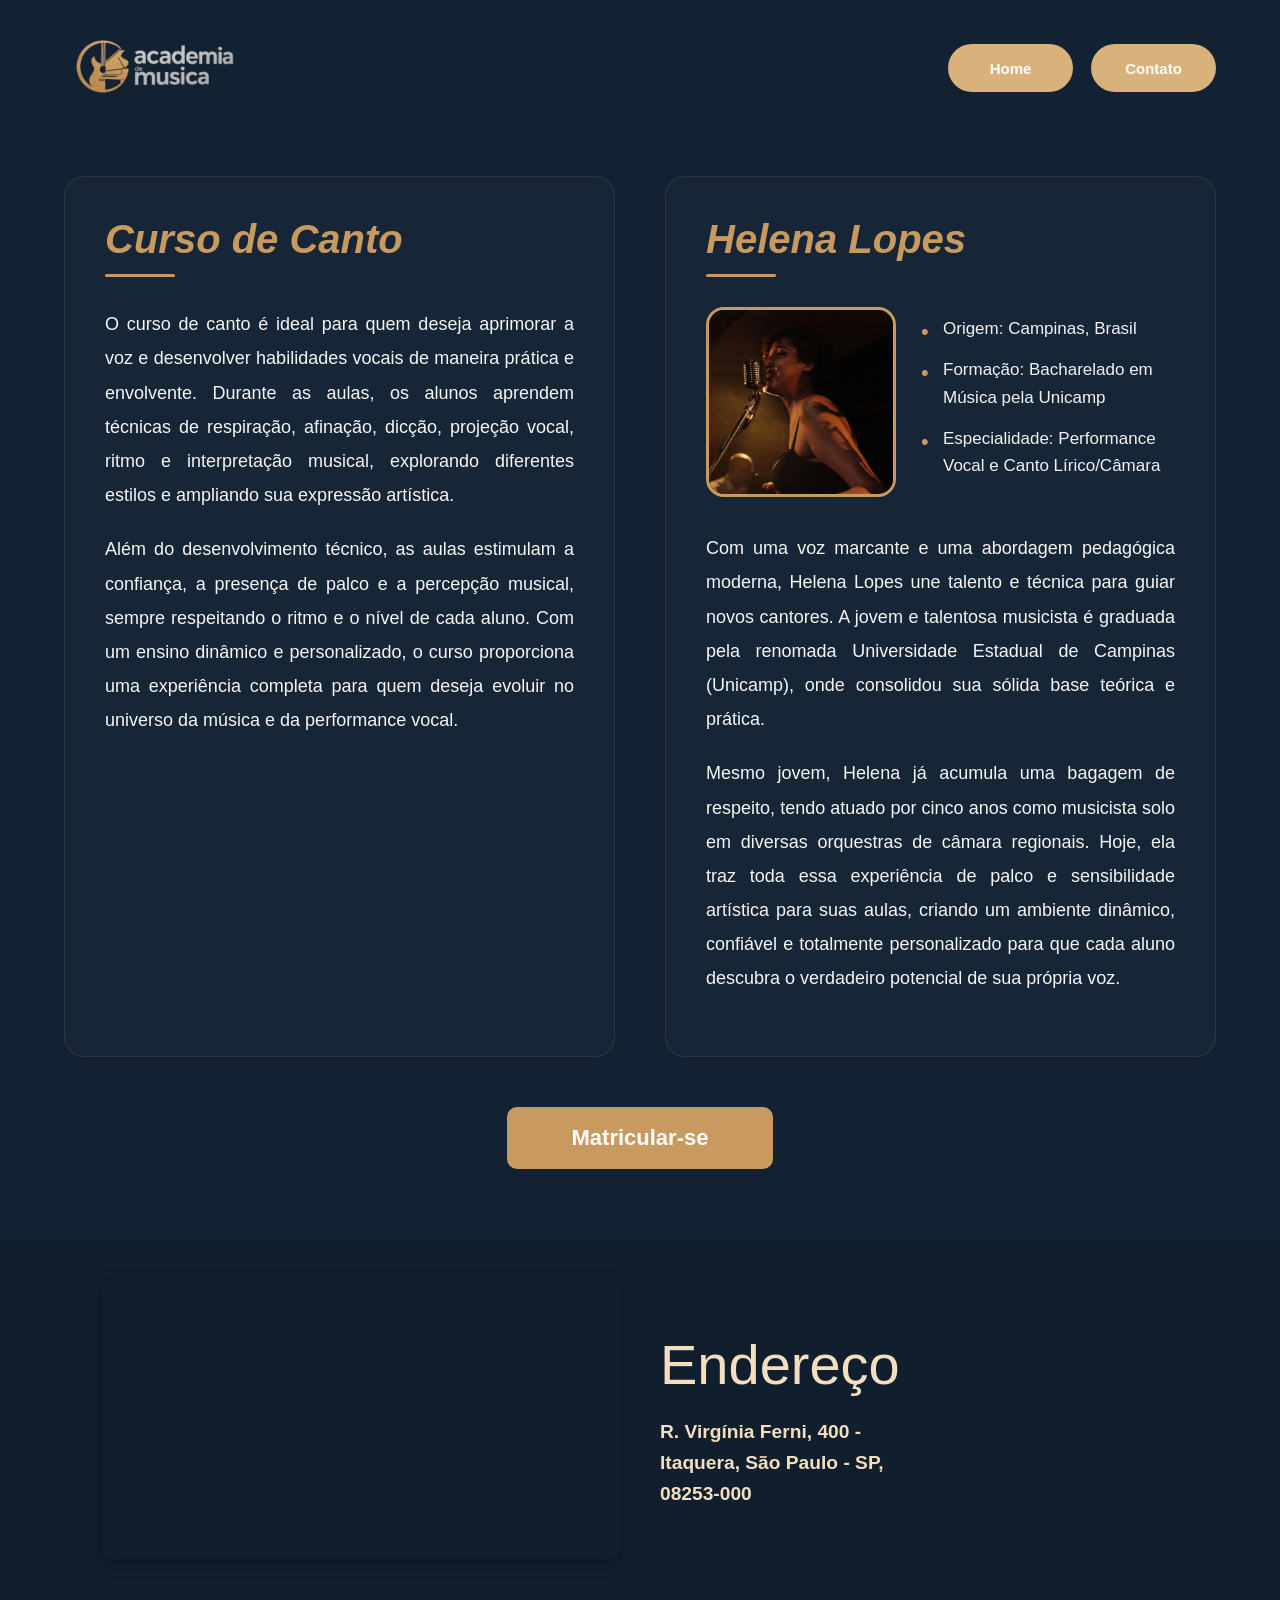
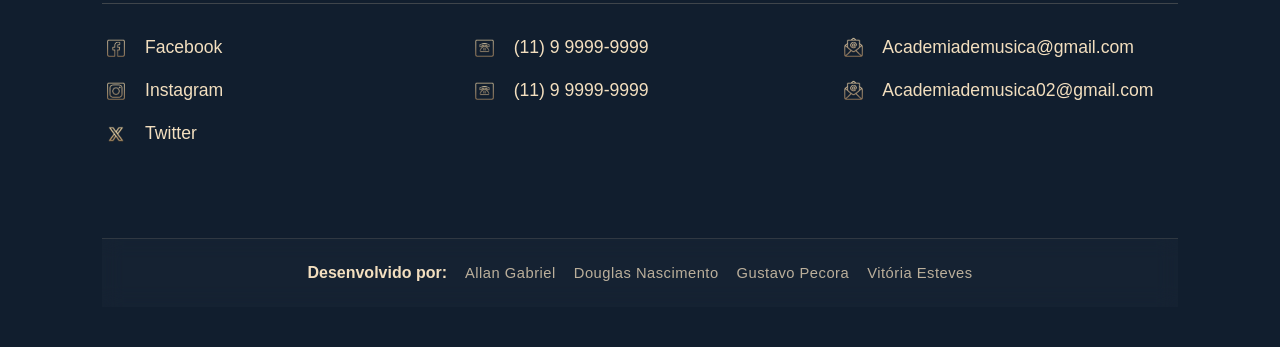
<file: pages/canto.html>
<!DOCTYPE html>
<html lang="pt-br">
<head>
    <meta charset="UTF-8">
    <meta name="viewport" content="width=device-width, initial-scale=1.0">
    <title>Curso de Canto</title>
    <link rel="stylesheet" href="../css/curso.css">
</head>
<body>
    
    <header>
        <div class="container">
            <nav>

                <div class="logo">
                    <img src="../assets/logo.png" alt="">
                </div><!-- Fim Logo -->

                <!-- MENU HAMBURGUER -->
                <div class="menu-hamburguer" id="menuHamburguer">
                    <span></span>
                    <span></span>
                    <span></span>
                </div>

                <ul class="botao-nav" id="menu">
                    <li><a href="../index.html">Home</a></li>
                    <li><a href="#contato">Contato</a></li>
                </ul>

            </nav>
        </div><!-- Fim Container -->
    </header><!-- Fim Header -->

    <section class="descricao-curso">
        <div class="container">

            <div class="aula">

                <div class="nome-aula">
                    <h2>Curso de Canto</h2>
                </div><!-- Fim Nome-Aula -->

                <div class="aula-info">
                    <p>O curso de canto é ideal para quem deseja aprimorar a voz e desenvolver habilidades vocais de maneira prática e envolvente. Durante as aulas, os alunos aprendem técnicas de respiração, afinação, dicção, projeção vocal, ritmo e interpretação musical, explorando diferentes estilos e ampliando sua expressão artística.</p> 
                    <p> Além do desenvolvimento técnico, as aulas estimulam a confiança, a presença de palco e a percepção musical, sempre respeitando o ritmo e o nível de cada aluno. Com um ensino dinâmico e personalizado, o curso proporciona uma experiência completa para quem deseja evoluir no universo da música e da performance vocal.</p>
                </div><!-- Fim Aula-Info -->

            </div><!-- Fim Aula -->

            <div class="professor">

                <div class="nome-professor">
                    <h2>Helena Lopes</h2>
                </div><!-- Fim Nome-Professor -->

                <div class="professor-perfil">

                    <div class="professor-img">
                        <img src="../assets/professor/professora-canto.jpg" alt="Helena Lopes">
                    </div><!-- Fim Professor-Img -->

                    <div class="professor-dados">
                        <ul>
                            <li>Origem: Campinas, Brasil</li>
                            <li>Formação: Bacharelado em Música pela Unicamp</li>
                            <li>Especialidade: Performance Vocal e Canto Lírico/Câmara</li>
                        </ul>
                    </div><!-- Fim Professor-Dados -->

                </div><!-- Fim Professor-Perfil -->

                <div class="professor-info">
                    <p>Com uma voz marcante e uma abordagem pedagógica moderna, Helena Lopes une talento e técnica para guiar novos cantores. A jovem e talentosa musicista é graduada pela renomada Universidade Estadual de Campinas (Unicamp), onde consolidou sua sólida base teórica e prática.</p>
                    <p> Mesmo jovem, Helena já acumula uma bagagem de respeito, tendo atuado por cinco anos como musicista solo em diversas orquestras de câmara regionais. Hoje, ela traz toda essa experiência de palco e sensibilidade artística para suas aulas, criando um ambiente dinâmico, confiável e totalmente personalizado para que cada aluno descubra o verdadeiro potencial de sua própria voz.</p>
                </div><!-- Fim Professor-Info -->

            </div><!-- Fim Professor -->

        </div><!-- Fim Container -->

        <div class="container-botao">
            <a href="./form.html" class="matricula">Matricular-se</a>
        </div>

    </section><!-- Fim Descrição-Curso -->

    <footer>
        <div class="container">
            <div class="endereco">

                <div class="endereco-mapa">    
                    <iframe src="https://www.google.com/maps/embed?pb=!1m18!1m12!1m3!1d3657.595397227444!2d-46.4388806!3d-23.547050499999997!2m3!1f0!2f0!3f0!3m2!1i1024!2i768!4f13.1!3m3!1m2!1s0x94ce6427fe3f5b23%3A0x54b863d343c81f8f!2sEscola%20T%C3%A9cnica%20Estadual%20Itaquera!5e0!3m2!1spt-BR!2sbr!4v1778788130260!5m2!1spt-BR!2sbr" width="600" height="450" style="border:0;" allowfullscreen="" loading="lazy" referrerpolicy="no-referrer-when-downgrade"></iframe>
                </div><!-- Fim Endereço Mapa -->

                <div class="endereco-text">
                    <h2>Endereço</h2>
                    <a href="https://www.google.com/maps/place/Escola+T%C3%A9cnica+Estadual+Itaquera/@-23.5470505,-46.4388806,17z/data=!3m1!4b1!4m5!3m4!1s0x94ce6427fe3f5b23:0x54b863d343c81f8f!8m2!3d-23.5470505!4d-46.4388806" target="_blank">
                        R. Virgínia Ferni, 400 -<br>Itaquera, São Paulo - SP,<br>08253-000
                    </a>
                </div><!-- Fim Endereço-Text -->

            </div><!-- Fim Endereço -->

            <div class="contato" id="contato">

                <div class="rede-social">
                    
                    <a href="https://www.facebook.com" target="_blank">
                    <img src="../assets/icones/icone-facebook.png" alt=""> Facebook</a>

                    <a href="https://www.instagram.com" target="_blank">
                    <img src="../assets/icones/icone-instagram.png" alt=""> Instagram</a>
                    
                    <a href="https://www.twitter.com" target="_blank">
                    <img src="../assets/icones/icone-twitter.png" alt=""> Twitter</a>
               
                </div><!-- Fim Rede Social -->

                <div class="telefone">
                    <a href="tel:+5511999999999"><img src="../assets/icones/icone-telefone.png" alt=""> (11) 9 9999-9999</a>
                    <a href="tel:+5511999999999"><img src="../assets/icones/icone-telefone.png" alt=""> (11) 9 9999-9999</a>
                </div><!-- Fim Telefone -->

                <div class="email">                
                    <a href="mailto:Academiademusica@gmail.com"><img src="../assets/icones/icone-email.png" alt=""> Academiademusica@gmail.com</a>
                    <a href="mailto:Academiademusica02@gmail.com"><img src="../assets/icones/icone-email.png" alt=""> Academiademusica02@gmail.com</a>
                </div><!-- Fim Email -->

            </div><!-- Fim Contato -->

            <div class="nome-devs">
                <h4>Desenvolvido por: </h4>
                <p>Allan Gabriel</p>
                <p>Douglas Nascimento</p>
                <p>Gustavo Pecora</p>
                <p>Vitória Esteves</p>
            </div><!-- Fim Nome-Devs -->

        </div><!-- Fim Container -->
    </footer><!-- Fim Footer -->
    <script src="../js/script.js"></script>
</body>
</html>
</file>
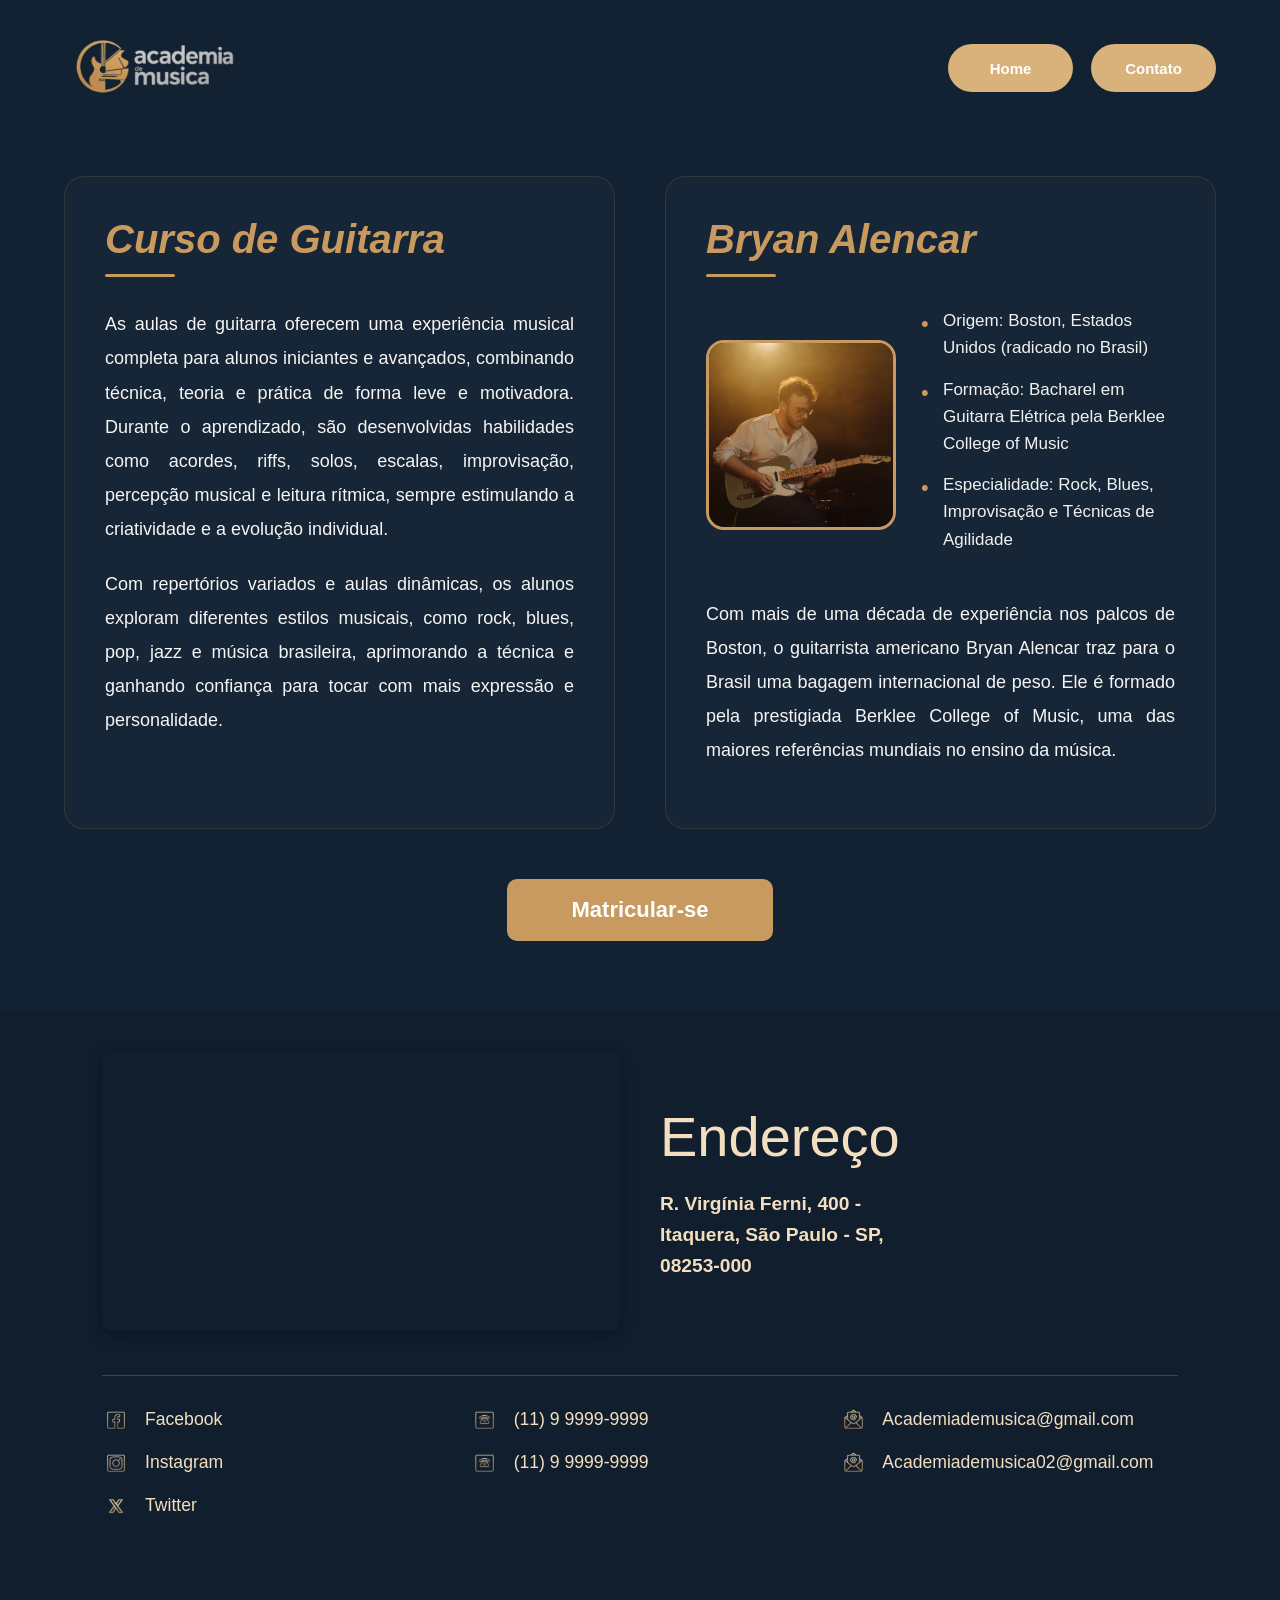
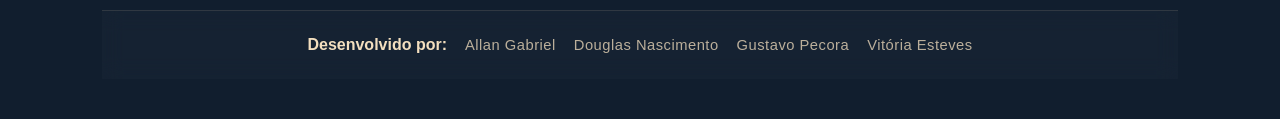
<file: pages/guitarra.html>
<!DOCTYPE html>
<html lang="pt-br">
<head>
    <meta charset="UTF-8">
    <meta name="viewport" content="width=device-width, initial-scale=1.0">
    <title>Curso de Guitarra</title>
    <link rel="stylesheet" href="../css/curso.css">
</head>
<body>
    
    <header>
        <div class="container">
            <nav>

                <div class="logo">
                    <img src="../assets/logo.png" alt="">
                </div><!-- Fim Logo -->

                <!-- MENU HAMBURGUER -->
                <div class="menu-hamburguer" id="menuHamburguer">
                    <span></span>
                    <span></span>
                    <span></span>
                </div>

                <ul class="botao-nav" id="menu">
                    <li><a href="../index.html">Home</a></li>
                    <li><a href="#contato">Contato</a></li>
                </ul>

            </nav>
        </div><!-- Fim Container -->
    </header><!-- Fim Header -->

    <section class="descricao-curso">
        <div class="container">

            <div class="aula">

                <div class="nome-aula">
                    <h2>Curso de Guitarra</h2>
                </div><!-- Fim Nome-Aula -->

                <div class="aula-info">
                    <p>As aulas de guitarra oferecem uma experiência musical completa para alunos iniciantes e avançados, combinando técnica, teoria e prática de forma leve e motivadora. Durante o aprendizado, são desenvolvidas habilidades como acordes, riffs, solos, escalas, improvisação, percepção musical e leitura rítmica, sempre estimulando a criatividade e a evolução individual. </p>
                    <p> Com repertórios variados e aulas dinâmicas, os alunos exploram diferentes estilos musicais, como rock, blues, pop, jazz e música brasileira, aprimorando a técnica e ganhando confiança para tocar com mais expressão e personalidade. </p>
                </div><!-- Fim Aula-Info -->

            </div><!-- Fim Aula -->

            <div class="professor">

                <div class="nome-professor">
                    <h2>Bryan Alencar</h2>
                </div><!-- Fim Nome-Professor -->

                <div class="professor-perfil">

                    <div class="professor-img">
                        <img src="../assets/professor/professor guitarra.jpg" alt="Bryan Alencar">
                    </div><!-- Fim Professor-Img -->

                    <div class="professor-dados">
                        <ul>
                            <li>Origem: Boston, Estados Unidos (radicado no Brasil)</li>
                            <li>Formação: Bacharel em Guitarra Elétrica pela Berklee College of Music</li>
                            <li>Especialidade: Rock, Blues, Improvisação e Técnicas de Agilidade</li>
                        </ul>
                    </div><!-- Fim Professor-Dados -->

                </div><!-- Fim Professor-Perfil -->

                <div class="professor-info">  
                    <p>Com mais de uma década de experiência nos palcos de Boston, o guitarrista americano Bryan Alencar traz para o Brasil uma bagagem internacional de peso. Ele é formado pela prestigiada Berklee College of Music, uma das maiores referências mundiais no ensino da música.</p>
                </div><!-- Fim Professor-Info -->

            </div><!-- Fim Professor -->

        </div><!-- Fim Container -->

        <div class="container-botao">
            <a href="./form.html" class="matricula">Matricular-se</a>
        </div><!-- Fim Container-Botao -->

    </section><!-- Fim Descrição-Curso -->

    <footer>
        <div class="container">
            <div class="endereco">

                <div class="endereco-mapa">    
                    <iframe src="https://www.google.com/maps/embed?pb=!1m18!1m12!1m3!1d3657.595397227444!2d-46.4388806!3d-23.547050499999997!2m3!1f0!2f0!3f0!3m2!1i1024!2i768!4f13.1!3m3!1m2!1s0x94ce6427fe3f5b23%3A0x54b863d343c81f8f!2sEscola%20T%C3%A9cnica%20Estadual%20Itaquera!5e0!3m2!1spt-BR!2sbr!4v1778788130260!5m2!1spt-BR!2sbr" width="600" height="450" style="border:0;" allowfullscreen="" loading="lazy" referrerpolicy="no-referrer-when-downgrade"></iframe>
                </div><!-- Fim Endereço Mapa -->

                <div class="endereco-text">
                    <h2>Endereço</h2>
                    <a href="https://www.google.com/maps/place/Escola+T%C3%A9cnica+Estadual+Itaquera/@-23.5470505,-46.4388806,17z/data=!3m1!4b1!4m5!3m4!1s0x94ce6427fe3f5b23:0x54b863d343c81f8f!8m2!3d-23.5470505!4d-46.4388806" target="_blank">
                        R. Virgínia Ferni, 400 -<br>Itaquera, São Paulo - SP,<br>08253-000
                    </a>
                </div><!-- Fim Endereço-Text -->

            </div><!-- Fim Endereço -->

            <div class="contato" id="contato">

                <div class="rede-social">
                    
                    <a href="https://www.facebook.com" target="_blank">
                    <img src="../assets/icones/icone-facebook.png" alt=""> Facebook</a>

                    <a href="https://www.instagram.com" target="_blank">
                    <img src="../assets/icones/icone-instagram.png" alt=""> Instagram</a>
                    
                    <a href="https://www.twitter.com" target="_blank">
                    <img src="../assets/icones/icone-twitter.png" alt=""> Twitter</a>
               
                </div><!-- Fim Rede Social -->

                <div class="telefone">
                    <a href="tel:+5511999999999"><img src="../assets/icones/icone-telefone.png" alt=""> (11) 9 9999-9999</a>
                    <a href="tel:+5511999999999"><img src="../assets/icones/icone-telefone.png" alt=""> (11) 9 9999-9999</a>
                </div><!-- Fim Telefone -->

                <div class="email">                
                    <a href="mailto:Academiademusica@gmail.com"><img src="../assets/icones/icone-email.png" alt=""> Academiademusica@gmail.com</a>
                    <a href="mailto:Academiademusica02@gmail.com"><img src="../assets/icones/icone-email.png" alt=""> Academiademusica02@gmail.com</a>
                </div><!-- Fim Email -->

            </div><!-- Fim Contato -->

            <div class="nome-devs">
                <h4>Desenvolvido por: </h4>
                <p>Allan Gabriel</p>
                <p>Douglas Nascimento</p>
                <p>Gustavo Pecora</p>
                <p>Vitória Esteves</p>
            </div><!-- Fim Nome-Devs -->

        </div><!-- Fim Container -->
    </footer><!-- Fim Footer -->

    <script src="../js/script.js"></script>
</body>
</html>
</file>
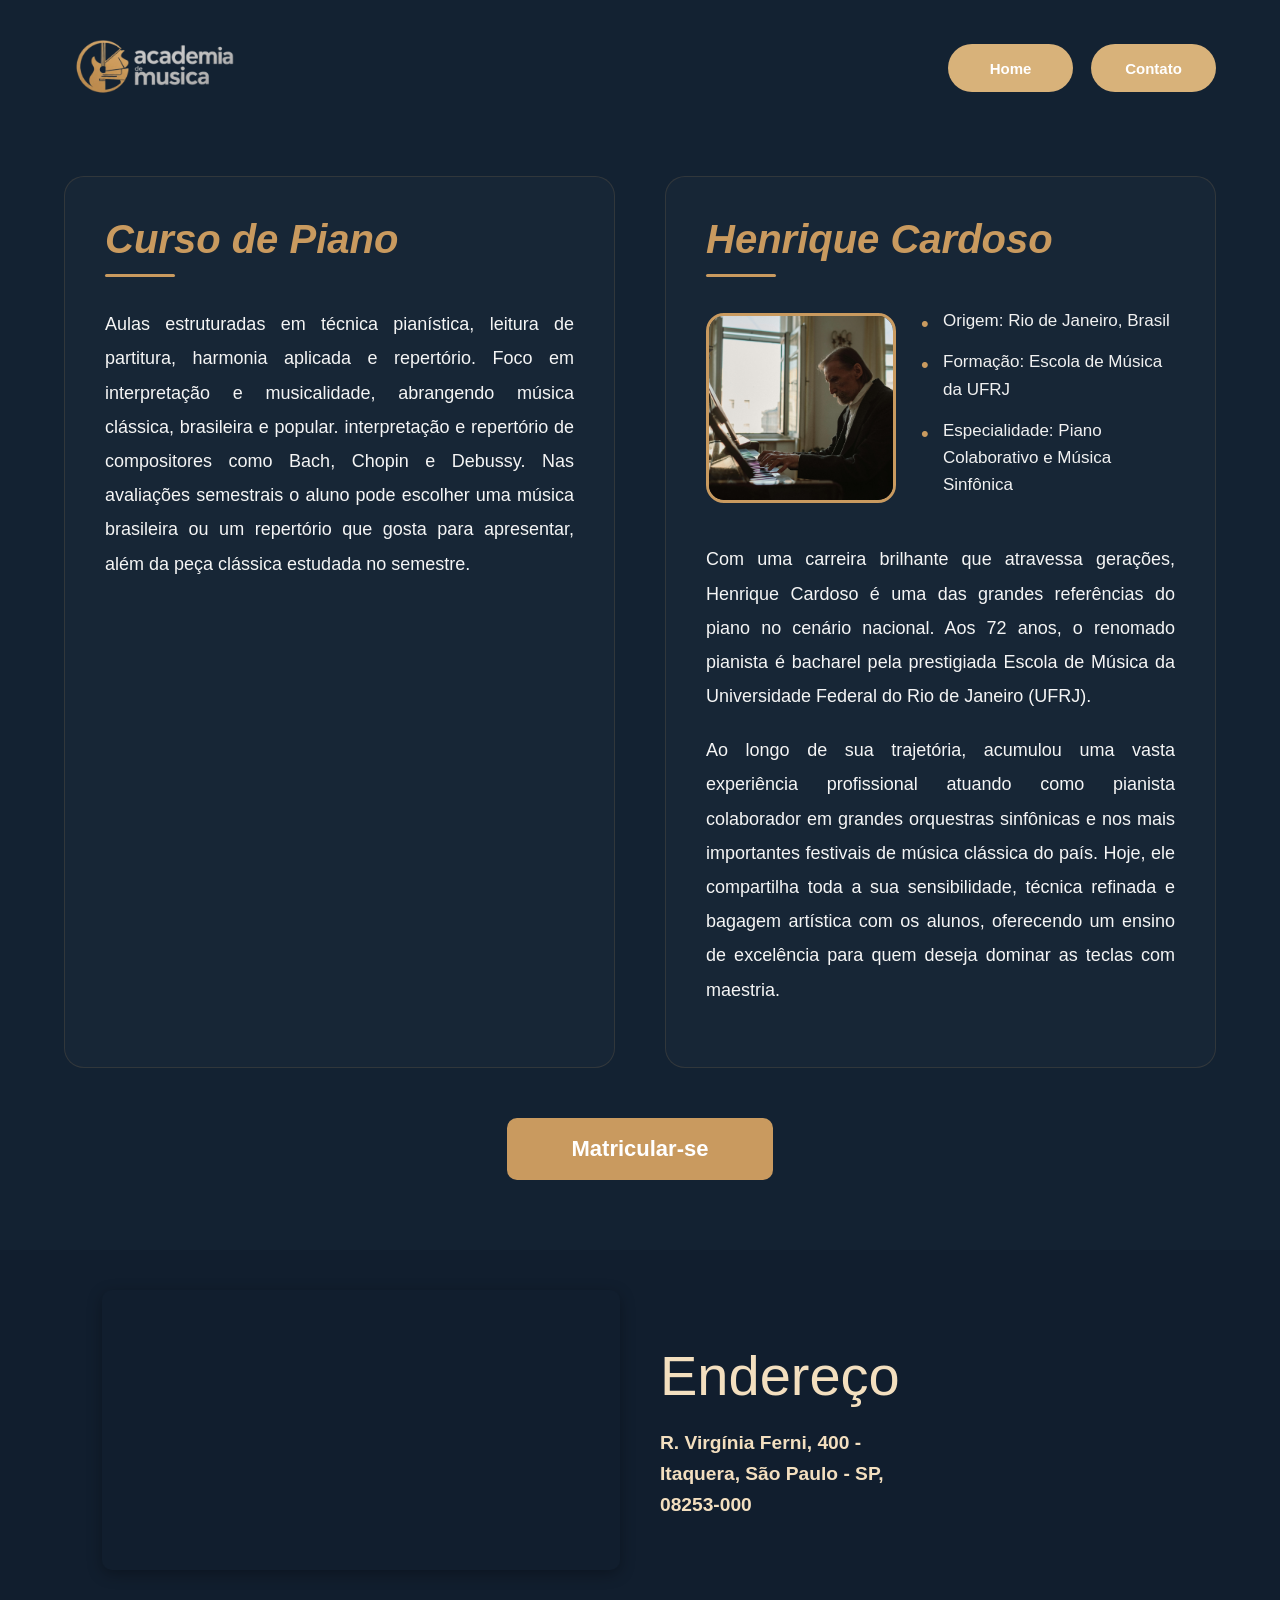
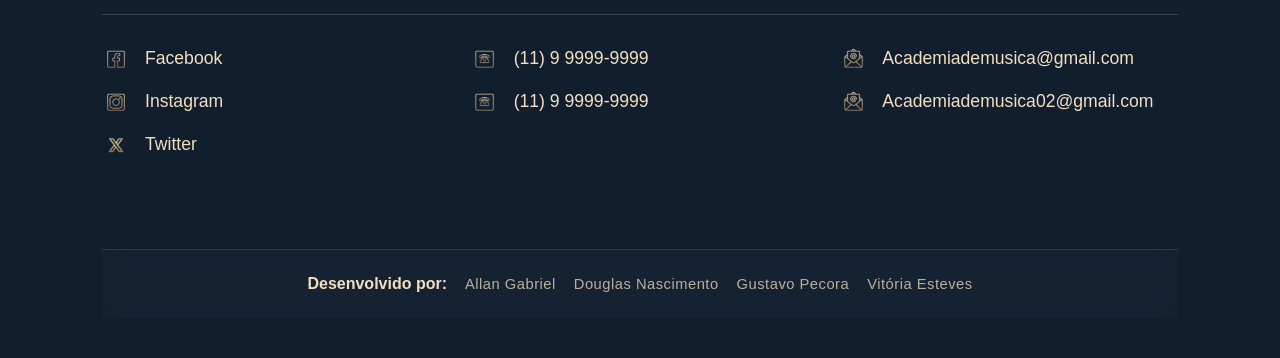
<file: pages/piano.html>
<!DOCTYPE html>
<html lang="pt-br">
<head>
    <meta charset="UTF-8">
    <meta name="viewport" content="width=device-width, initial-scale=1.0">
    <title>Curso de Piano</title>
    <link rel="stylesheet" href="../css/curso.css">
</head>
<body>
    
    <header>
        <div class="container">
            <nav>

                <div class="logo">
                    <img src="../assets/logo.png" alt="">
                </div><!-- Fim Logo -->

                <!-- MENU HAMBURGUER -->
                <div class="menu-hamburguer" id="menuHamburguer">
                    <span></span>
                    <span></span>
                    <span></span>
                </div>

                <ul class="botao-nav" id="menu">
                    <li><a href="../index.html">Home</a></li>
                    <li><a href="#contato">Contato</a></li>
                </ul>

            </nav>
        </div><!-- Fim Container -->
    </header><!-- Fim Header -->

    <section class="descricao-curso">
        <div class="container">

            <div class="aula">

                <div class="nome-aula">
                    <h2>Curso de Piano</h2>
                </div><!-- Fim Nome-Aula -->

                <div class="aula-info">
                    <p>Aulas estruturadas em técnica pianística, leitura de partitura, harmonia aplicada e repertório. 
                        Foco em interpretação e musicalidade, abrangendo música clássica, brasileira e popular. 
                        interpretação e repertório de compositores como Bach, Chopin e Debussy. 
                        Nas avaliações semestrais 
                        o aluno pode escolher uma música brasileira ou um repertório que gosta para apresentar, 
                        além da peça clássica estudada no semestre. </p>
                </div><!-- Fim Aula-Info -->

            </div><!-- Fim Aula -->

            <div class="professor">

                <div class="nome-professor">
                    <h2>Henrique Cardoso</h2>
                </div><!-- Fim Nome-Professor -->

                <div class="professor-perfil">
                    <div class="professor-img">
                        <img src="../assets/professor/professor-piano.jpg" alt="Henrique Cardoso">
                    </div><!-- Fim Professor-Img -->

                    <div class="professor-dados">
                        <ul>
                            <li>Origem: Rio de Janeiro, Brasil</li>
                            <li>Formação: Escola de Música da UFRJ</li>
                            <li>Especialidade: Piano Colaborativo e Música Sinfônica</li>
                        </ul>
                    </div><!-- Fim Professor-Dados -->

                </div><!-- Fim Professor-Perfil -->

                <div class="professor-info">
                    <p>Com uma carreira brilhante que atravessa gerações, Henrique Cardoso é uma das grandes referências do piano no cenário nacional. Aos 72 anos, o renomado pianista é bacharel pela prestigiada Escola de Música da Universidade Federal do Rio de Janeiro (UFRJ). </p>
                    <p> Ao longo de sua trajetória, acumulou uma vasta experiência profissional atuando como pianista colaborador em grandes orquestras sinfônicas e nos mais importantes festivais de música clássica do país. Hoje, ele compartilha toda a sua sensibilidade, técnica refinada e bagagem artística com os alunos, oferecendo um ensino de excelência para quem deseja dominar as teclas com maestria.</p>
                </div><!-- Fim Professor-Info -->

            </div><!-- Fim Professor -->
        
        </div><!-- Fim Container -->

        <div class="container-botao">
            <a href="./form.html" class="matricula">Matricular-se</a>
        </div><!-- Fim Container-Botao -->

    </section><!-- Fim Descrição-Curso -->

    <footer>
        <div class="container">
            <div class="endereco">

                <div class="endereco-mapa">    
                    <iframe src="https://www.google.com/maps/embed?pb=!1m18!1m12!1m3!1d3657.595397227444!2d-46.4388806!3d-23.547050499999997!2m3!1f0!2f0!3f0!3m2!1i1024!2i768!4f13.1!3m3!1m2!1s0x94ce6427fe3f5b23%3A0x54b863d343c81f8f!2sEscola%20T%C3%A9cnica%20Estadual%20Itaquera!5e0!3m2!1spt-BR!2sbr!4v1778788130260!5m2!1spt-BR!2sbr" width="600" height="450" style="border:0;" allowfullscreen="" loading="lazy" referrerpolicy="no-referrer-when-downgrade"></iframe>
                </div><!-- Fim Endereço Mapa -->

                <div class="endereco-text">
                    <h2>Endereço</h2>
                    <a href="https://www.google.com/maps/place/Escola+T%C3%A9cnica+Estadual+Itaquera/@-23.5470505,-46.4388806,17z/data=!3m1!4b1!4m5!3m4!1s0x94ce6427fe3f5b23:0x54b863d343c81f8f!8m2!3d-23.5470505!4d-46.4388806" target="_blank">
                        R. Virgínia Ferni, 400 -<br>Itaquera, São Paulo - SP,<br>08253-000
                    </a>
                </div><!-- Fim Endereço-Text -->

            </div><!-- Fim Endereço -->

            <div class="contato" id="contato">

                <div class="rede-social">
                    
                    <a href="https://www.facebook.com" target="_blank">
                    <img src="../assets/icones/icone-facebook.png" alt=""> Facebook</a>

                    <a href="https://www.instagram.com" target="_blank">
                    <img src="../assets/icones/icone-instagram.png" alt=""> Instagram</a>
                    
                    <a href="https://www.twitter.com" target="_blank">
                    <img src="../assets/icones/icone-twitter.png" alt=""> Twitter</a>
               
                </div><!-- Fim Rede Social -->

                <div class="telefone">
                    <a href="tel:+5511999999999"><img src="../assets/icones/icone-telefone.png" alt=""> (11) 9 9999-9999</a>
                    <a href="tel:+5511999999999"><img src="../assets/icones/icone-telefone.png" alt=""> (11) 9 9999-9999</a>
                </div><!-- Fim Telefone -->

                <div class="email">                
                    <a href="mailto:Academiademusica@gmail.com"><img src="../assets/icones/icone-email.png" alt=""> Academiademusica@gmail.com</a>
                    <a href="mailto:Academiademusica02@gmail.com"><img src="../assets/icones/icone-email.png" alt=""> Academiademusica02@gmail.com</a>
                </div><!-- Fim Email -->

            </div><!-- Fim Contato -->

            <div class="nome-devs">
                <h4>Desenvolvido por: </h4>
                <p>Allan Gabriel</p>
                <p>Douglas Nascimento</p>
                <p>Gustavo Pecora</p>
                <p>Vitória Esteves</p>
            </div><!-- Fim Nome-Devs -->

        </div><!-- Fim Container -->
    </footer><!-- Fim Footer -->

    <script src="../js/script.js"></script>
</body>
</html>
</file>
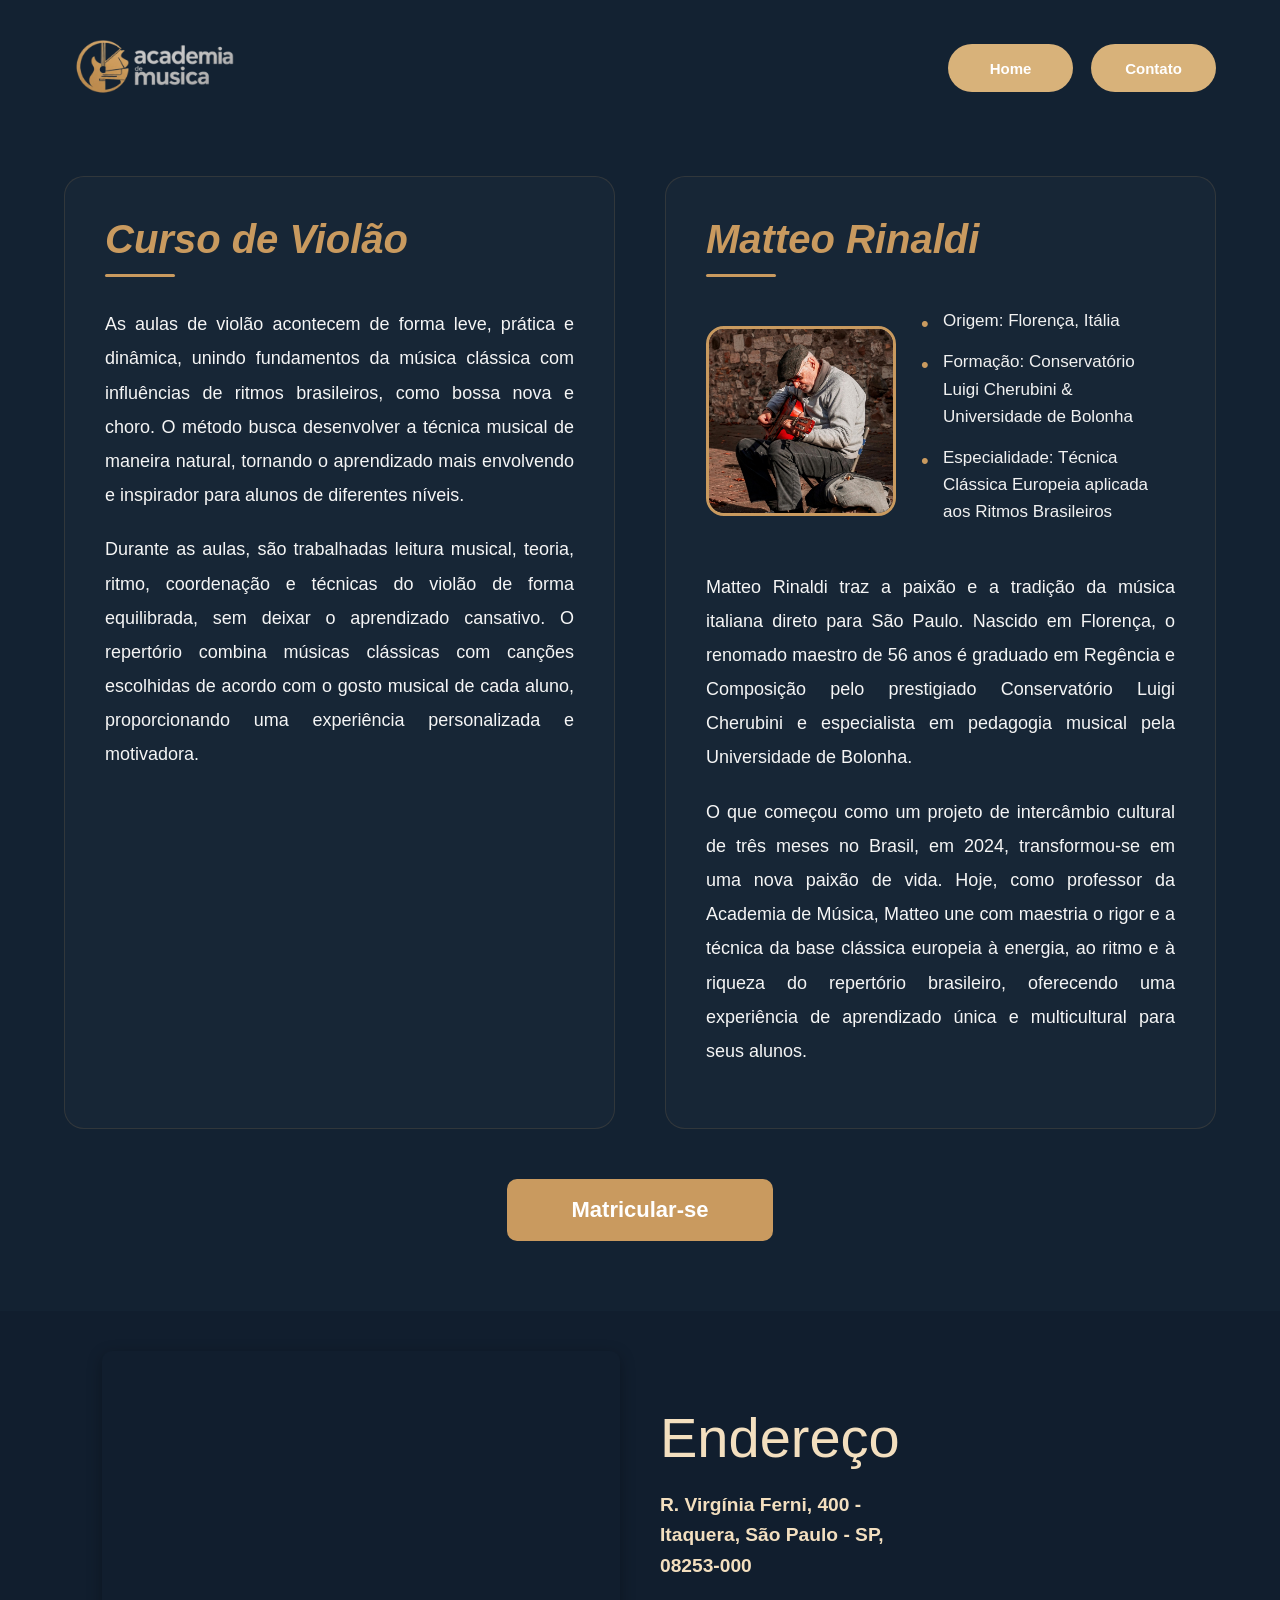
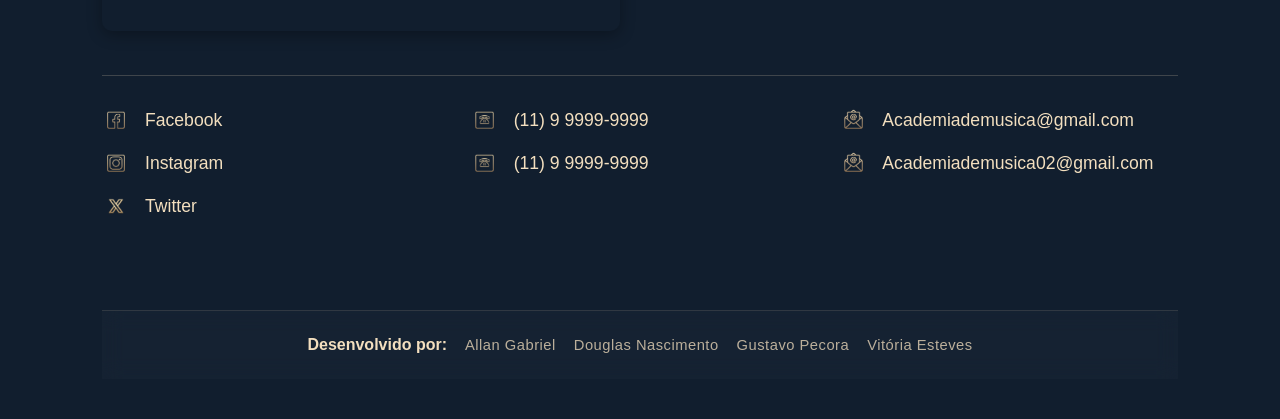
<file: pages/violao.html>
<!DOCTYPE html>
<html lang="pt-br">
<head>
    <meta charset="UTF-8">
    <meta name="viewport" content="width=device-width, initial-scale=1.0">
    <title>Curso de Violão</title>
    <link rel="stylesheet" href="../css/curso.css">
</head>
<body>
    
    <header>
        <div class="container">
            <nav>

                <div class="logo">
                    <img src="../assets/logo.png" alt="">
                </div><!-- Fim Logo -->

                <!-- MENU HAMBURGUER -->
                <div class="menu-hamburguer" id="menuHamburguer">
                    <span></span>
                    <span></span>
                    <span></span>
                </div>

                <ul class="botao-nav" id="menu">
                    <li><a href="../index.html">Home</a></li>
                    <li><a href="#contato">Contato</a></li>
                </ul>

            </nav>
        </div><!-- Fim Container -->
    </header><!-- Fim Header -->

    <section class="descricao-curso">
        <div class="container">

            <div class="aula">

                <div class="nome-aula">
                    <h2>Curso de Violão</h2>
                </div><!-- Fim Nome-Aula -->

                <div class="aula-info">
                    <p>As aulas de violão acontecem de forma leve, prática e dinâmica, unindo fundamentos da música clássica com influências de ritmos brasileiros, como bossa nova e choro. O método busca desenvolver a técnica musical de maneira natural, tornando o aprendizado mais envolvendo e inspirador para alunos de diferentes níveis.</p>
                    <p>Durante as aulas, são trabalhadas leitura musical, teoria, ritmo, coordenação e técnicas do violão de forma equilibrada, sem deixar o aprendizado cansativo. O repertório combina músicas clássicas com canções escolhidas de acordo com o gosto musical de cada aluno, proporcionando uma experiência personalizada e motivadora.</p>
                </div><!-- Fim Aula-Info -->

            </div><!-- Fim Aula -->

            <div class="professor">

                <div class="nome-professor">
                    <h2>Matteo Rinaldi</h2>
                </div><!-- Fim Nome-Professor -->

                <div class="professor-perfil">
                    <div class="professor-img">
                        <img src="../assets/professor/professor-violão.jpg" alt="Matteo Rinaldi">
                    </div><!-- Fim Professor-Img -->

                    <div class="professor-dados">
                        <ul>
                            <li>Origem: Florença, Itália</li>
                            <li>Formação: Conservatório Luigi Cherubini & Universidade de Bolonha</li>
                            <li>Especialidade: Técnica Clássica Europeia aplicada aos Ritmos Brasileiros</li>
                        </ul>
                    </div><!-- Fim Professor-Dados -->

                </div><!-- Fim Professor-Perfil -->

                <div class="professor-info">
                    <p>Matteo Rinaldi traz a paixão e a tradição da música italiana direto para São Paulo. Nascido em Florença, o renomado maestro de 56 anos é graduado em Regência e Composição pelo prestigiado Conservatório Luigi Cherubini e especialista em pedagogia musical pela Universidade de Bolonha.</p>
                    <p>O que começou como um projeto de intercâmbio cultural de três meses no Brasil, em 2024, transformou-se em uma nova paixão de vida. Hoje, como professor da Academia de Música, Matteo une com maestria o rigor e a técnica da base clássica europeia à energia, ao ritmo e à riqueza do repertório brasileiro, oferecendo uma experiência de aprendizado única e multicultural para seus alunos.</p>
                </div><!-- Fim Professor-Info -->

            </div><!-- Fim Professor -->

        </div><!-- Fim Container -->

        <div class="container-botao">
            <a href="./form.html" class="matricula">Matricular-se</a>
        </div><!-- Fim Container-Botao -->

    </section><!-- Fim Descrição-Curso -->

    <footer>
        <div class="container">
            <div class="endereco">

                <div class="endereco-mapa">    
                    <iframe src="https://www.google.com/maps/embed?pb=!1m18!1m12!1m3!1d3657.595397227444!2d-46.4388806!3d-23.547050499999997!2m3!1f0!2f0!3f0!3m2!1i1024!2i768!4f13.1!3m3!1m2!1s0x94ce6427fe3f5b23%3A0x54b863d343c81f8f!2sEscola%20T%C3%A9cnica%20Estadual%20Itaquera!5e0!3m2!1spt-BR!2sbr!4v1778788130260!5m2!1spt-BR!2sbr" width="600" height="450" style="border:0;" allowfullscreen="" loading="lazy" referrerpolicy="no-referrer-when-downgrade"></iframe>
                </div><!-- Fim Endereço Mapa -->

                <div class="endereco-text">
                    <h2>Endereço</h2>
                    <a href="https://www.google.com/maps/place/Escola+T%C3%A9cnica+Estadual+Itaquera/@-23.5470505,-46.4388806,17z/data=!3m1!4b1!4m5!3m4!1s0x94ce6427fe3f5b23:0x54b863d343c81f8f!8m2!3d-23.5470505!4d-46.4388806" target="_blank">
                        R. Virgínia Ferni, 400 -<br>Itaquera, São Paulo - SP,<br>08253-000
                    </a>
                </div><!-- Fim Endereço-Text -->

            </div><!-- Fim Endereço -->

            <div class="contato" id="contato">

                <div class="rede-social">
                    
                    <a href="https://www.facebook.com" target="_blank">
                    <img src="../assets/icones/icone-facebook.png" alt=""> Facebook</a>

                    <a href="https://www.instagram.com" target="_blank">
                    <img src="../assets/icones/icone-instagram.png" alt=""> Instagram</a>
                    
                    <a href="https://www.twitter.com" target="_blank">
                    <img src="../assets/icones/icone-twitter.png" alt=""> Twitter</a>
               
                </div><!-- Fim Rede Social -->

                <div class="telefone">
                    <a href="tel:+5511999999999"><img src="../assets/icones/icone-telefone.png" alt=""> (11) 9 9999-9999</a>
                    <a href="tel:+5511999999999"><img src="../assets/icones/icone-telefone.png" alt=""> (11) 9 9999-9999</a>
                </div><!-- Fim Telefone -->

                <div class="email">                
                    <a href="mailto:Academiademusica@gmail.com"><img src="../assets/icones/icone-email.png" alt=""> Academiademusica@gmail.com</a>
                    <a href="mailto:Academiademusica02@gmail.com"><img src="../assets/icones/icone-email.png" alt=""> Academiademusica02@gmail.com</a>
                </div><!-- Fim Email -->

            </div><!-- Fim Contato -->

            <div class="nome-devs">
                <h4>Desenvolvido por: </h4>
                <p>Allan Gabriel</p>
                <p>Douglas Nascimento</p>
                <p>Gustavo Pecora</p>
                <p>Vitória Esteves</p>
            </div><!-- Fim Nome-Devs -->

        </div><!-- Fim Container -->
    </footer><!-- Fim Footer -->

    <script src="../js/script.js"></script>
</body>
</html>
</file>
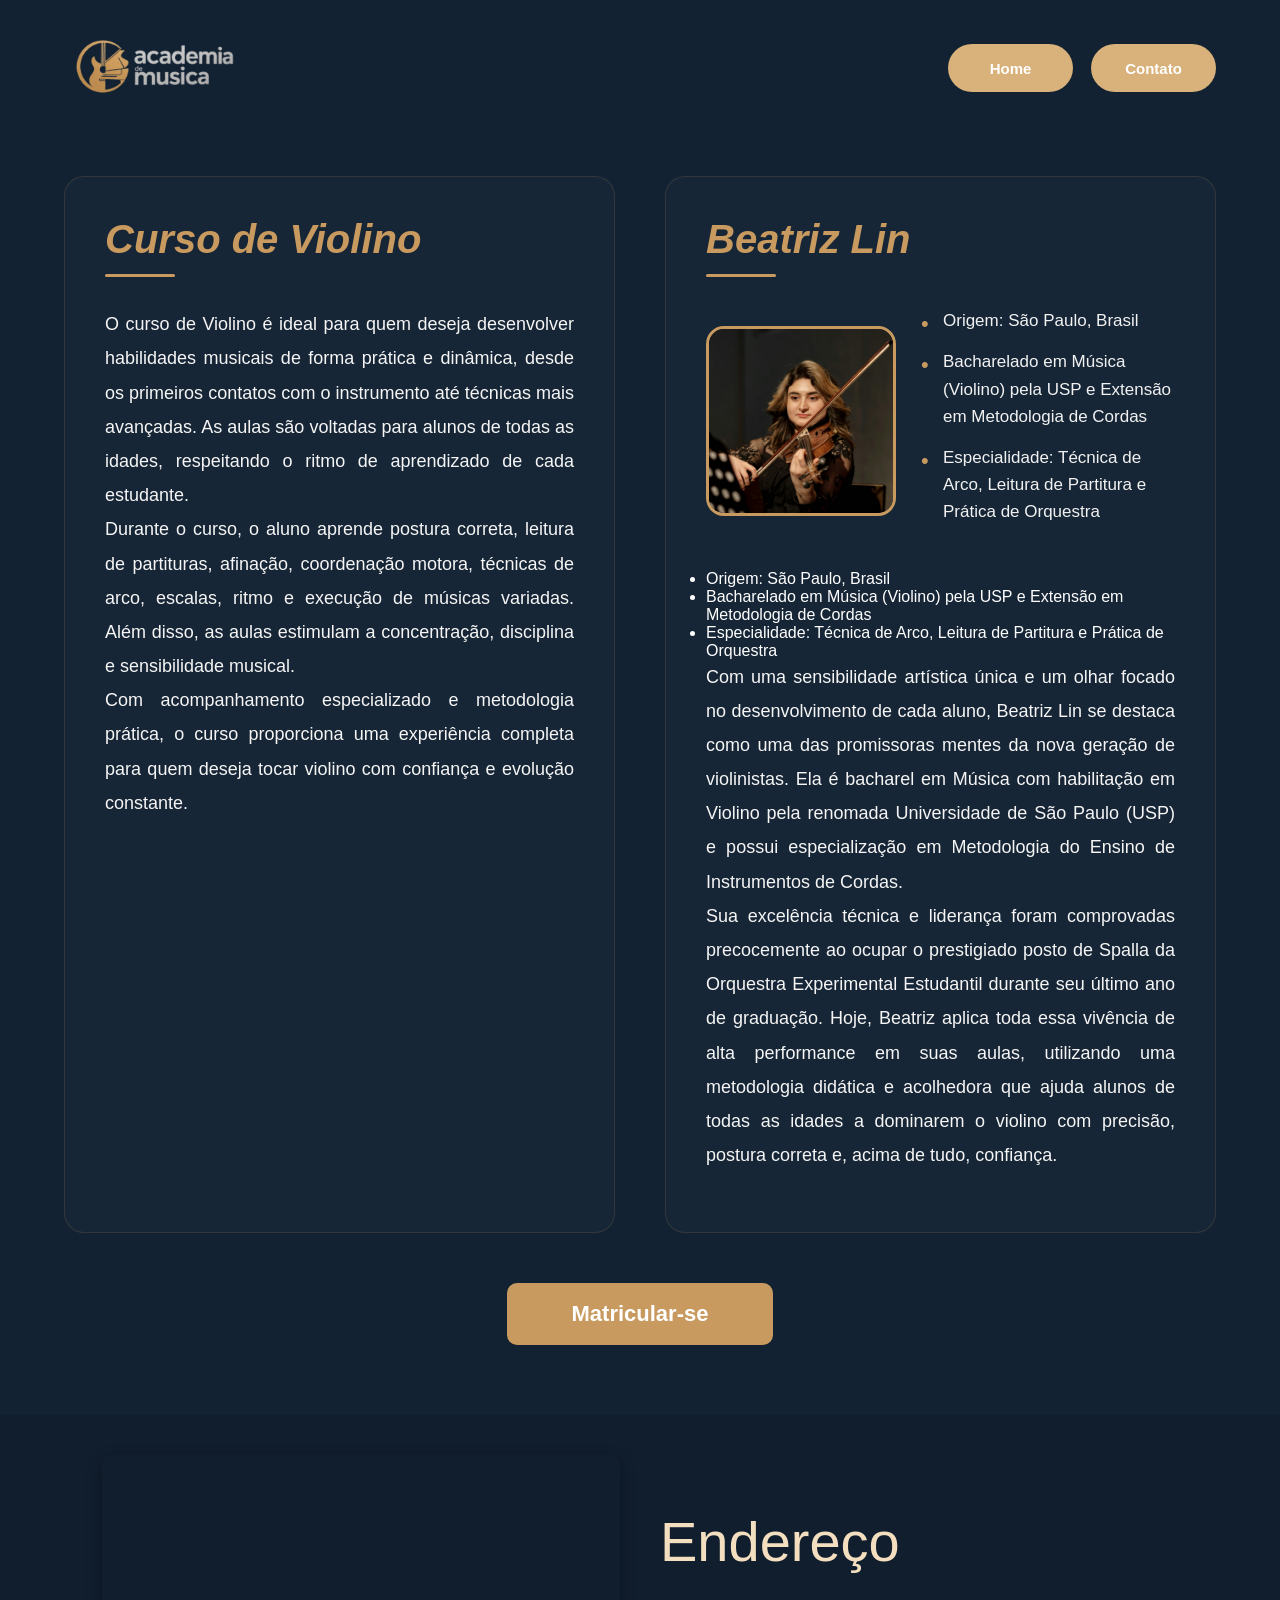
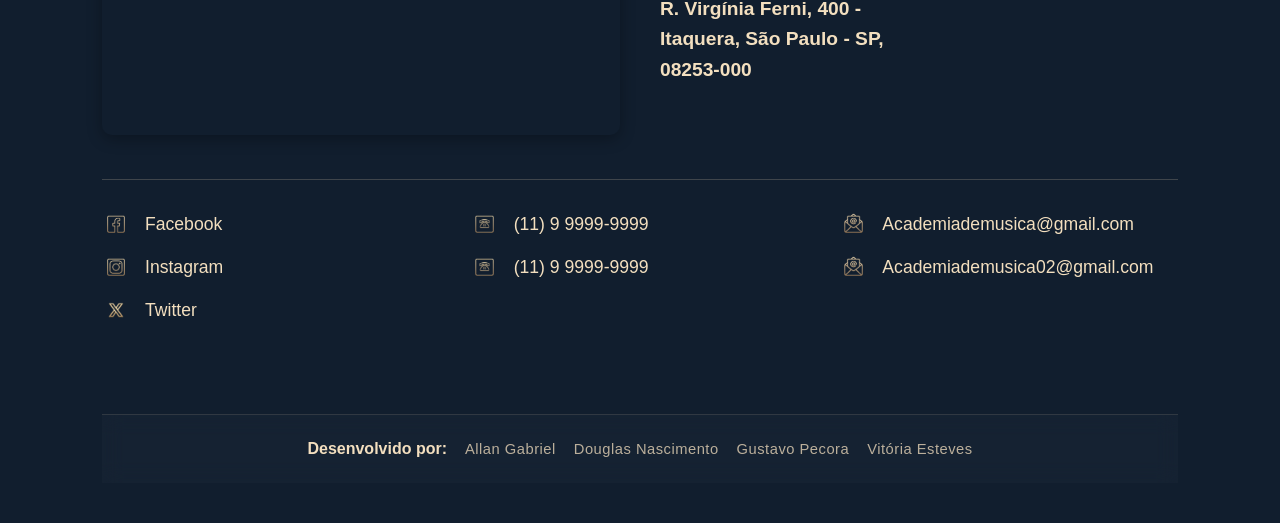
<file: pages/violino.html>
<!DOCTYPE html>
<html lang="pt-br">
<head>
    <meta charset="UTF-8">
    <meta name="viewport" content="width=device-width, initial-scale=1.0">
    <title>Curso de Violino</title>
    <link rel="stylesheet" href="../css/curso.css">
</head>
<body>
    
    <header>
        <div class="container">
            <nav>

                <div class="logo">
                    <img src="../assets/logo.png" alt="">
                </div><!-- Fim Logo -->

                <!-- MENU HAMBURGUER -->
                <div class="menu-hamburguer" id="menuHamburguer">
                    <span></span>
                    <span></span>
                    <span></span>
                </div>

                <ul class="botao-nav" id="menu">
                    <li><a href="../index.html">Home</a></li>
                    <li><a href="#contato">Contato</a></li>
                </ul>

            </nav>
        </div><!-- Fim Container -->
    </header><!-- Fim Header -->

    <section class="descricao-curso">
        <div class="container">

            <div class="aula">

                <div class="nome-aula">
                    <h2>Curso de Violino</h2>
                </div><!-- Fim Nome-Aula -->

                <div class="aula-info">
                    <p>O curso de Violino é ideal para quem deseja desenvolver habilidades musicais de forma prática e dinâmica, desde os primeiros contatos com o instrumento até técnicas mais avançadas. As aulas são voltadas para alunos de todas as idades, respeitando o ritmo de aprendizado de cada estudante. <br> Durante o curso, o aluno aprende postura correta, leitura de partituras, afinação, coordenação motora, técnicas de arco, escalas, ritmo e execução de músicas variadas. Além disso, as aulas estimulam a concentração, disciplina e sensibilidade musical. <br> Com acompanhamento especializado e metodologia prática, o curso proporciona uma experiência completa para quem deseja tocar violino com confiança e evolução constante.</p>
                </div><!-- Fim Aula-Info -->

            </div><!-- Fim Aula -->

            <div class="professor">

                <div class="nome-professor">
                    <h2>Beatriz Lin</h2>
                </div><!-- Fim Nome-Professor -->

                <div class="professor-perfil">

                    <div class="professor-img">
                        <img src="../assets/professor/professora-violino.jpg" alt="Beatriz Lin">
                    </div><!-- Fim Professor-Img -->

                    <div class="professor-dados">
                        <ul>
                            <li>Origem: São Paulo, Brasil</li>
                            <li>Bacharelado em Música (Violino) pela USP e Extensão em Metodologia de Cordas</li>
                            <li>Especialidade: Técnica de Arco, Leitura de Partitura e Prática de Orquestra</li>
                        </ul>
                    </div><!-- Fim Professor-Dados -->

                </div><!-- Fim Professor-Perfil -->

                <div class="professor-info">

                    <ul>
                        <li>Origem: São Paulo, Brasil</li>
                        <li>Bacharelado em Música (Violino) pela USP e Extensão em Metodologia de Cordas</li>
                        <li>Especialidade: Técnica de Arco, Leitura de Partitura e Prática de Orquestra</li>
                    </ul>
                    <p>Com uma sensibilidade artística única e um olhar focado no desenvolvimento de cada aluno, Beatriz Lin se destaca como uma das promissoras mentes da nova geração de violinistas. Ela é bacharel em Música com habilitação em Violino pela renomada Universidade de São Paulo (USP) e possui especialização em Metodologia do Ensino de Instrumentos de Cordas. <br> Sua excelência técnica e liderança foram comprovadas precocemente ao ocupar o prestigiado posto de Spalla da Orquestra Experimental Estudantil durante seu último ano de graduação. Hoje, Beatriz aplica toda essa vivência de alta performance em suas aulas, utilizando uma metodologia didática e acolhedora que ajuda alunos de todas as idades a dominarem o violino com precisão, postura correta e, acima de tudo, confiança.</p>
                
                </div><!-- Fim Professor-Info -->

            </div><!-- Fim Professor -->

        </div><!-- Fim Container -->

        <div class="container-botao">
            <a href="./form.html" class="matricula">Matricular-se</a>
        </div><!-- Fim Container-Botao -->

    </section><!-- Fim Descrição-Curso -->

    <footer>
        <div class="container">
            <div class="endereco">

                <div class="endereco-mapa">    
                    <iframe src="https://www.google.com/maps/embed?pb=!1m18!1m12!1m3!1d3657.595397227444!2d-46.4388806!3d-23.547050499999997!2m3!1f0!2f0!3f0!3m2!1i1024!2i768!4f13.1!3m3!1m2!1s0x94ce6427fe3f5b23%3A0x54b863d343c81f8f!2sEscola%20T%C3%A9cnica%20Estadual%20Itaquera!5e0!3m2!1spt-BR!2sbr!4v1778788130260!5m2!1spt-BR!2sbr" width="600" height="450" style="border:0;" allowfullscreen="" loading="lazy" referrerpolicy="no-referrer-when-downgrade"></iframe>
                </div><!-- Fim Endereço Mapa -->

                <div class="endereco-text">
                    <h2>Endereço</h2>
                    <a href="https://www.google.com/maps/place/Escola+T%C3%A9cnica+Estadual+Itaquera/@-23.5470505,-46.4388806,17z/data=!3m1!4b1!4m5!3m4!1s0x94ce6427fe3f5b23:0x54b863d343c81f8f!8m2!3d-23.5470505!4d-46.4388806" target="_blank">
                        R. Virgínia Ferni, 400 -<br>Itaquera, São Paulo - SP,<br>08253-000
                    </a>
                </div><!-- Fim Endereço-Text -->

            </div><!-- Fim Endereço -->

            <div class="contato" id="contato">

                <div class="rede-social">
                    
                    <a href="https://www.facebook.com" target="_blank">
                    <img src="../assets/icones/icone-facebook.png" alt=""> Facebook</a>

                    <a href="https://www.instagram.com" target="_blank">
                    <img src="../assets/icones/icone-instagram.png" alt=""> Instagram</a>
                    
                    <a href="https://www.twitter.com" target="_blank">
                    <img src="../assets/icones/icone-twitter.png" alt=""> Twitter</a>
               
                </div><!-- Fim Rede Social -->

                <div class="telefone">
                    <a href="tel:+5511999999999"><img src="../assets/icones/icone-telefone.png" alt=""> (11) 9 9999-9999</a>
                    <a href="tel:+5511999999999"><img src="../assets/icones/icone-telefone.png" alt=""> (11) 9 9999-9999</a>
                </div><!-- Fim Telefone -->

                <div class="email">                
                    <a href="mailto:Academiademusica@gmail.com"><img src="../assets/icones/icone-email.png" alt=""> Academiademusica@gmail.com</a>
                    <a href="mailto:Academiademusica02@gmail.com"><img src="../assets/icones/icone-email.png" alt=""> Academiademusica02@gmail.com</a>
                </div><!-- Fim Email -->

            </div><!-- Fim Contato -->

            <div class="nome-devs">
                <h4>Desenvolvido por: </h4>
                <p>Allan Gabriel</p>
                <p>Douglas Nascimento</p>
                <p>Gustavo Pecora</p>
                <p>Vitória Esteves</p>
            </div><!-- Fim Nome-Devs -->

        </div><!-- Fim Container -->
    </footer><!-- Fim Footer -->

    <script src="../js/script.js"></script>
</body>
</html>
</file>
<file: css/global.css>
* {
    margin: 0;
    padding: 0;
    box-sizing: border-box;
}
</file>
<file: css/style.css>
/* =========================
   RESET
========================= */

* {
    margin: 0;
    padding: 0;
    box-sizing: border-box;
    font-family: "MontSerrat", Arial, sans-serif;
}

body {
    overflow-x: hidden;
    background-color: #07152f;
}

/* =========================
   CONTAINER
========================= */

.container {
    width: 100%;
    max-width: 1400px;
    margin: 0 auto;
    padding: 0 5%;
}

/* =========================
   BACKGROUND
========================= */

.background-instrumentos {
    width: 100%;
    min-height: 100vh;

    /* COLOQUE SUA IMAGEM */
    background-image: linear-gradient(90deg,
            rgba(4, 10, 25, 0.96) 0%,
            rgba(4, 10, 25, 0.88) 35%,
            rgba(4, 10, 25, 0.45) 65%,
            rgba(4, 10, 25, 0.05) 100%),
        url("../assets/main.jpg");

    background-size: cover;
    background-position: center right;
    background-repeat: no-repeat;

    position: relative;
    overflow: hidden;
}

/* =========================
   HEADER
========================= */

/* ==========================================================================
   HEADER & NAVIGATION (Com Animação de Entrada)
   ========================================================================== */
header {
    width: 100%;
    padding-top: 30px;
    position: relative;
    z-index: 1000;
    animation: headerFadeIn 0.8s cubic-bezier(0.25, 1, 0.5, 1) forwards;
}

nav {
    display: flex;
    align-items: center;
    justify-content: space-between;
}

/* Keyframe */
@keyframes headerFadeIn {
    from {
        opacity: 0;
        transform: translateY(-20px);
    }

    to {
        opacity: 1;
        transform: translateY(0);
    }
}

/* LOGO */

.logo img {
    width: 180px;
    object-fit: contain;
    transition: transform 0.3s ease;
}

.logo img:hover {
    transform: scale(1.03);
}

/* MENU */

nav ul {
    display: flex;
    align-items: center;
    gap: 18px;
    list-style: none;
}

nav ul li a {
    text-decoration: none;
    display: flex;
    align-items: center;
    justify-content: center;
    min-width: 125px;
    height: 48px;
    border-radius: 50px;
    background-color: #d8b27a;
    color: white;
    font-size: 15px;
    font-weight: 600;
    transition: background-color 0.3s ease,
        transform 0.2s ease,
        box-shadow 0.3s ease;
    position: relative;
    overflow: hidden;
}

nav ul li a:hover {
    background-color: #c99f66;
    transform: translateY(-2px) scale(1.04);
    box-shadow: 0 6px 20px rgba(216, 178, 122, 0.4);
}

nav ul li a:active {
    transform: translateY(0) scale(0.98);
}

nav ul li a::after {
    content: '';
    position: absolute;
    top: 0;
    left: -50%;
    width: 20%;
    height: 100%;
    background: linear-gradient(to right,
            rgba(255, 255, 255, 0) 0%,
            rgba(255, 255, 255, 0.3) 50%,
            rgba(255, 255, 255, 0) 100%);
    transform: skewX(-25deg);
    transition: 0.75s ease;
}

nav ul li a:hover::after {
    left: 125%;
}

/* MENU HAMBURGUER */

.menu-hamburguer {
    display: none;
    flex-direction: column;
    gap: 6px;
    cursor: pointer;
    z-index: 2000;
}

.menu-hamburguer span {
    width: 32px;
    height: 3px;
    background-color: white;
    border-radius: 20px;
    transition: 0.3s;
}

/* RESPONSIVO */

@media screen and (max-width: 900px) {

    /* SOME COM A LOGO */
    .logo {
        display: none;
    }

    header {
        padding-top: 0;
    }

    nav {
        justify-content: flex-end;
    }

    /* BOTÃO HAMBURGUER */
    .menu-hamburguer {
        display: flex;
        position: fixed;
        top: 30px;
        right: 25px;
        width: 55px;
        height: 55px;
        background: rgba(15, 15, 15, 0.85);
        backdrop-filter: blur(12px);
        border-radius: 18px;
        align-items: center;
        justify-content: center;
        z-index: 9999;
        box-shadow: 0 8px 30px rgba(0, 0, 0, 0.35);
    }

    .menu-hamburguer span {
        position: absolute;
        width: 28px;
        height: 3px;
        background: #fff;
        border-radius: 20px;
        transition: 0.4s ease;
    }

    .menu-hamburguer span:nth-child(1) {
        transform: translateY(-8px);
    }

    .menu-hamburguer span:nth-child(3) {
        transform: translateY(8px);
    }

    /* ANIMAÇÃO X */
    .menu-hamburguer.active span:nth-child(1) {
        transform: rotate(45deg);
    }

    .menu-hamburguer.active span:nth-child(2) {
        opacity: 0;
    }

    .menu-hamburguer.active span:nth-child(3) {
        transform: rotate(-45deg);
    }

    /* MENU FULLSCREEN */
    nav ul {
        position: fixed;
        inset: 0;
        width: 100%;
        height: 100vh;
        background: rgba(5, 5, 5, 0.97);
        backdrop-filter: blur(15px);

        display: flex;
        flex-direction: column;
        justify-content: center;
        align-items: center;
        gap: 28px;

        opacity: 0;
        visibility: hidden;
        transform: scale(1.05);

        transition: 0.45s ease;
        z-index: 9000;
    }

    nav ul.active {
        opacity: 1;
        visibility: visible;
        transform: scale(1);
    }

    nav ul li {
        width: 85%;
        display: flex;
        justify-content: center;
    }

    nav ul li a {
        width: 100%;
        max-width: 320px;
        height: 65px;
        font-size: 18px;
        border-radius: 18px;
        background: linear-gradient(135deg, #d8b27a, #c99f66);
        box-shadow: 0 10px 25px rgba(216, 178, 122, 0.25);
    }
}
/* =========================
   MAIN
========================= */

/* ==========================================================================
   MAIN CONTAINER (Configurações base)
   ========================================================================== */
main {
    width: 100%;
    min-height: calc(100vh - 100px);
    display: flex;
    align-items: center;
    position: relative;
    z-index: 2;
}

/* ==========================================================================
   TEXTO PRINCIPAL (Com efeito Cascata / Stagger)
   ========================================================================== */
.main-text {
    width: 100%;
    max-width: 650px;
    padding-top: 20px;
}

/* Base para os elementos que vão surgir da esquerda para a direita */
.main-text h1,
.main-text p,
.botao-main {
    opacity: 0;
    transform: translateX(-30px);
    animation: fadeInUpLeft 0.8s cubic-bezier(0.25, 1, 0.5, 1) forwards;
}

/* Ajustando os tempos de atraso (Delay) para o efeito cascata */
.main-text h1 {
    animation-delay: 0.2s;
}

.main-text p {
    animation-delay: 0.5s;
    /* Surge logo após o H1 */
}

.botao-main {
    animation-delay: 0.8s;
    /* Surge por último */
}

/* Keyframe da revelação suave */
@keyframes fadeInUpLeft {
    to {
        opacity: 1;
        transform: translateX(0);
    }
}

/* --- Estilização do H1 --- */
.main-text h1 {
    color: white;
    font-size: 38px;
    font-weight: 300;
    line-height: 1.1;
    margin-bottom: 25px;
}

/* TEXTO DOURADO */
.main-text h1 span {
    color: #d8b27a;
    font-weight: bold;
}

/* MATRÍCULA GRANDE (Efeito sutil de escala ao aparecer) */
.main-text h1 span:first-of-type {
    display: block;
    font-size: 88px;
    line-height: 1;
    margin: 5px 0 10px;

    /* Um pequeno bônus: faz a palavra gigante crescer levemente na tela */
    animation: scaleUp 1.2s cubic-bezier(0.25, 1, 0.5, 1) backwards;
    animation-delay: 0.3s;
}

@keyframes scaleUp {
    from {
        transform: scale(0.95);
    }

    to {
        transform: scale(1);
    }
}

/* PARÁGRAFO */
.main-text p {
    color: #f1f1f1;
    font-size: 22px;
    line-height: 1.5;
    max-width: 470px;
    margin-bottom: 35px;
}

/* ==========================================================================
   BOTÕES (Interações e Feedbacks Visuais)
   ========================================================================== */
.botao-main {
    display: flex;
    align-items: center;
    gap: 18px;
    margin-bottom: 45px;
}

.botao-main a {
    text-decoration: none;
    height: 58px;
    padding: 0 34px;
    border-radius: 12px;
    display: flex;
    align-items: center;
    justify-content: center;
    font-size: 17px;
    font-weight: 600;

    /* Transição suave para QUALQUER mudança de estilo no hover */
    transition: all 0.3s cubic-bezier(0.25, 1, 0.5, 1);
}

/* --- Botão Matrícula (Preenchido) --- */
.botao-matricula {
    background: #d8b27a;
    color: #07152f;
    box-shadow: 0 4px 15px rgba(216, 178, 122, 0.2);
}

.botao-matricula:hover {
    background: #e5bf88;
    /* Dourado ligeiramente mais claro */
    transform: translateY(-3px);
    /* Levanta o botão */
    box-shadow: 0 8px 25px rgba(216, 178, 122, 0.4);
    /* Sombra projeta mais longe */
}

.botao-matricula:active {
    transform: translateY(-1px);
}

/* --- Botão Cursos (Vazado/Borda) --- */
.botao-cursos {
    border: 2px solid #d8b27a;
    color: white;
    background: transparent;
}

.botao-cursos:hover {
    background: rgba(216, 178, 122, 0.1);
    /* Fundo sutil dourado translúcido */
    color: #d8b27a;
    /* O texto assume a cor dourada */
    transform: translateY(-3px);
    border-color: #e5bf88;
}

.botao-cursos:active {
    transform: translateY(-1px);
}

/* =========================
   ESTATÍSTICAS
========================= */

/* ==========================================================================
   CONTAINER ESTATÍSTICAS (Efeito Vidro + Entrada Suave)
   ========================================================================== */
.estatisticas {
    width: 100%;
    max-width: 860px;
    display: flex;
    align-items: stretch;
    justify-content: space-between;
    gap: 30px;
    background: rgba(10, 22, 48, 0.88);
    backdrop-filter: blur(8px);
    border-radius: 28px;
    padding: 28px 35px;
    position: relative;

    /* Borda sutil para enriquecer o efeito de vidro */
    border: 1px solid rgba(216, 178, 122, 0.15);

    /* Animação de entrada: surge de baixo e expande levemente */
    opacity: 0;
    transform: translateY(30px) scale(0.98);
    animation: statsReveal 1s cubic-bezier(0.25, 1, 0.5, 1) forwards;
    animation-delay: 1.1s;
    /* Espera a seção principal carregar */

    transition: box-shadow 0.4s ease, border-color 0.4s ease;
}

/* Efeito ao passar o mouse no bloco inteiro */
.estatisticas:hover {
    border-color: rgba(216, 178, 122, 0.4);
    box-shadow: 0 15px 35px rgba(7, 21, 47, 0.6), 0 0 20px rgba(216, 178, 122, 0.05);
}

/* Keyframe de revelação do bloco */
@keyframes statsReveal {
    to {
        opacity: 1;
        transform: translateY(0) scale(1);
    }
}

/* ==========================================================================
   BLOCOS INTERNOS DE TEXTO
   ========================================================================== */
.estatistica-text {
    flex: 1;
    display: flex;
    flex-direction: column;
    justify-content: center;
    position: relative;
    min-height: 70px;
    padding-right: 20px;

    /* Prepara os textos para subirem de leve individualmente */
    opacity: 0;
    transform: translateY(15px);
    animation: textFadeUp 0.6s cubic-bezier(0.25, 1, 0.5, 1) forwards;
}

/* Efeito cascata para cada bloco de texto surgir um após o outro */
.estatistica-text:nth-child(1) {
    animation-delay: 1.3s;
}

.estatistica-text:nth-child(2) {
    animation-delay: 1.5s;
}

.estatistica-text:nth-child(3) {
    animation-delay: 1.7s;
}

@keyframes textFadeUp {
    to {
        opacity: 1;
        transform: translateY(0);
    }
}

/* LINHAS ENTRE ESTATÍSTICAS (Animação de crescimento vertical) */
.estatistica-text:not(:last-child)::after {
    content: "";
    position: absolute;
    top: 50%;
    right: -15px;
    transform: translateY(-50%) scaleY(0);
    /* Começa com altura zerada */
    width: 2px;
    height: 65px;
    background: #d8b27a;

    /* Animação que faz a linha "esticar" do centro para fora */
    animation: lineGrow 0.8s cubic-bezier(0.25, 1, 0.5, 1) forwards;
    animation-delay: 1.5s;
    transform-origin: center;
}

@keyframes lineGrow {
    to {
        transform: translateY(-50%) scaleY(1);
    }
}

/* ==========================================================================
   TÍTULOS (Números) e PARÁGRAFOS
   ========================================================================== */
.estatistica-text h3 {
    color: #d8b27a;
    font-size: 28px;
    font-weight: bold;
    margin-bottom: 10px;
    white-space: nowrap;

    /* Transição para o efeito de hover */
    transition: transform 0.3s ease, text-shadow 0.3s ease;
}

/* Feedback sutil quando passa o mouse por cima do número */
.estatistica-text:hover h3 {
    transform: scale(1.08);
    /* O número cresce ligeiramente */
    text-shadow: 0 0 10px rgba(216, 178, 122, 0.6);
    /* Brilho neon */
}

.estatistica-text p {
    color: white;
    font-size: 15px;
    line-height: 1.4;
    margin: 0;
    max-width: 150px;
    opacity: 0.85;
    transition: opacity 0.3s ease;
}

.estatistica-text:hover p {
    opacity: 1;
    /* O texto ganha nitidez total no hover */
}

/* =========================
   RESPONSIVO
========================= */

@media(max-width: 1100px) {

    nav {
        flex-direction: column;
        gap: 25px;
    }

    .main-text {
        max-width: 100%;
    }

    .main-text h1 {
        font-size: 34px;
    }

    .main-text h1 span:first-of-type {
        font-size: 65px;
    }

    .estatisticas {
        flex-wrap: wrap;
        gap: 35px;
    }

    .estatistica-text {
        min-width: 200px;
    }

    .estatistica-text::after {
        display: none;
    }
}

@media(max-width: 768px) {

    .background-instrumentos {
        background-position: 75% center;
    }

    nav ul {
        flex-wrap: wrap;
        justify-content: center;
    }

    nav ul li a {
        min-width: 110px;
        height: 45px;
    }

    .main-text {
        padding: 60px 0;
    }

    .main-text h1 {
        font-size: 28px;
    }

    .main-text h1 span:first-of-type {
        font-size: 50px;
    }

    .main-text p {
        font-size: 17px;
    }

    .botao-main {
        flex-direction: column;
        align-items: flex-start;
    }

    .botao-main a {
        width: 100%;
    }

    .estatisticas {
        flex-direction: column;
        align-items: flex-start;
    }

    .estatistica-text {
        width: 100%;
    }

    .estatistica-text p {
        max-width: 100%;
    }

    .estatistica-text::after {
        display: none;
    }
}

/* ==========================================================================
   DIFERENCIAIS (Seção Base)
   ========================================================================== */
.diferenciais {
    width: 100%;
    background: #e7e1d9;
    padding: 50px 0;
    overflow: hidden;
    /* Evita barras de rolagem indesejadas durante a animação */
}

/* CONTAINER */
.diferenciais .container {
    display: flex;
    align-items: flex-start;
    justify-content: space-between;
    gap: 45px;
    flex-wrap: wrap;
    /* Garante que quebre linha em telas menores */
}

/* ==========================================================================
   CARDS DE DIFERENCIAIS (Animação de Entrada Estilizada)
   ========================================================================== */
.diferenciais-card {
    flex: 1;
    display: flex;
    align-items: flex-start;
    gap: 22px;
    min-width: 250px;
    /* Evita que o card esmague demais */

    /* Configuração para a animação de surgimento lateral */
    opacity: 0;
    transform: translateX(40px);
    animation: diferenciaisReveal 0.8s cubic-bezier(0.25, 1, 0.5, 1) forwards;
}

/* Efeito cascata para cada card surgir com um tempo diferente */
.diferenciais-card:nth-child(1) {
    animation-delay: 0.2s;
}

.diferenciais-card:nth-child(2) {
    animation-delay: 0.4s;
}

.diferenciais-card:nth-child(3) {
    animation-delay: 0.6s;
}

/* Keyframe do surgimento dos cards */
@keyframes diferenciaisReveal {
    to {
        opacity: 1;
        transform: translateX(0);
    }
}

/* ==========================================================================
   IMAGENS / ÍCONES (Efeito Flutuante no Hover)
   ========================================================================== */
.diferenciais-card img {
    width: 120px;
    min-width: 120px;
    object-fit: contain;

    /* Transição suave para o efeito de hover */
    transition: transform 0.4s cubic-bezier(0.175, 0.885, 0.32, 1.275);
}

/* Quando o usuário passa o mouse no CARD, a imagem faz um movimento fluido */
.diferenciais-card:hover img {
    transform: translateY(-8px) rotate(3deg) scale(1.05);
    /* Explicação: Sobe 8px, rotaciona 3 graus para um charme extra e cresce 5% */
}

/* ==========================================================================
   TEXTOS (Interações de Cor)
   ========================================================================== */
.diferenciais-text {
    display: flex;
    flex-direction: column;
}

.diferenciais-text h4 {
    color: #1d1d1d;
    font-size: 18px;
    font-weight: 700;
    line-height: 1.2;
    margin-bottom: 12px;
    max-width: 170px;

    /* Prepara o título para mudar de cor no hover */
    transition: color 0.3s ease;
}

/* O título ganha um leve destaque para a cor dourada tema do seu site */
.diferenciais-card:hover .diferenciais-text h4 {
    color: #d8b27a;
}

.diferenciais-text p {
    color: #3b3b3b;
    font-size: 16px;
    line-height: 1.5;
    max-width: 210px;

    transition: color 0.3s ease;
}

/* O parágrafo ganha um tom ligeiramente mais escuro e nítido no hover */
.diferenciais-card:hover .diferenciais-text p {
    color: #1d1d1d;
}

/* =========================
   RESPONSIVO
========================= */

@media(max-width: 1100px) {

    .diferenciais .container {
        flex-wrap: wrap;
        gap: 35px;
    }

    .diferenciais-card {
        width: calc(50% - 20px);
        flex: unset;
    }
}

@media(max-width: 768px) {

    .diferenciais {
        padding: 60px 0;
    }

    .diferenciais .container {
        flex-direction: column;
        gap: 35px;
    }

    .diferenciais-card {
        width: 100%;
    }

    .diferenciais-card img {
        width: 65px;
        min-width: 65px;
    }
}

/* ==========================================================================
   SEÇÃO CURSOS
   ========================================================================== */
.cursos {
    width: 100%;
    padding: 100px 0;
    background: radial-gradient(circle at top, #0d2b4d 0%, #071726 70%);
    display: flex;
    justify-content: center;
}

.cursos .container {
    width: 100%;
    max-width: 1200px;
    padding: 0 20px;
}

/* ==========================================================================
   TEXTOS (Com animação de pulsação na linha)
   ========================================================================== */
.curso-text {
    text-align: center;
    margin-bottom: 60px;
}

.curso-text h2 {
    color: #d4b07a;
    font-size: 1.3rem;
    font-weight: 500;
    margin-bottom: 12px;
    letter-spacing: 1px;
}

.curso-text h3 {
    color: #fff;
    font-size: 2.7rem;
    font-weight: 600;
    position: relative;
    display: inline-block;
    padding-bottom: 20px;
}

.curso-text h3::after {
    content: "";
    width: 120px;
    height: 3px;
    background: #d4b07a;
    position: absolute;
    left: 50%;
    transform: translateX(-50%);
    bottom: 0;
    border-radius: 10px;
    box-shadow: 0 0 10px #d4b07a;

    /* Animação contínua de pulsação de brilho na linha */
    animation: linePulse 2s infinite ease-in-out;
}

@keyframes linePulse {

    0%,
    100% {
        box-shadow: 0 0 8px #d4b07a;
        opacity: 0.8;
    }

    50% {
        box-shadow: 0 0 20px #d4b07a, 0 0 30px rgba(212, 176, 122, 0.4);
        opacity: 1;
    }
}

/* ==========================================================================
   CONTAINER DOS CARDS
   ========================================================================== */
.container-cards {
    display: grid;
    grid-template-columns: repeat(auto-fit, minmax(300px, 1fr));
    gap: 35px;
}

/* ==========================================================================
   CARD (Efeito de Elevação e Brilho de Borda)
   ========================================================================== */
.curso-card {
    background: #0c1f35;
    border: 2px solid #d4b07a;
    border-radius: 18px;
    overflow: hidden;
    position: relative;
    box-shadow: 0 10px 30px rgba(0, 0, 0, 0.4);

    /* Transição suave para todas as propriedades do hover */
    transition: transform 0.4s cubic-bezier(0.25, 1, 0.5, 1),
        box-shadow 0.4s cubic-bezier(0.25, 1, 0.5, 1),
        border-color 0.4s ease;
}

/* Estado de Hover do Card */
.curso-card:hover {
    transform: translateY(-10px);
    /* Move o card para cima */
    border-color: #fff;
    /* A borda transiciona sutilmente de dourado para branco */
    box-shadow: 0 20px 40px rgba(0, 0, 0, 0.6), 0 0 15px rgba(212, 176, 122, 0.2);
}

/* ==========================================================================
   IMAGEM (Zoom controlado no hover)
   ========================================================================== */
.curso-img {
    width: 100%;
    height: 230px;
    overflow: hidden;
    /* Crucial para o zoom não vazar do card */
}

.curso-img img {
    width: 100%;
    height: 100%;
    object-fit: cover;
    display: block;

    /* Configura o tempo do efeito de zoom */
    transition: transform 0.6s cubic-bezier(0.25, 1, 0.5, 1);
}

/* Dispara o zoom na imagem de dentro quando o CARD recebe hover */
.curso-card:hover .curso-img img {
    transform: scale(1.08) rotate(1deg);
    /* Um leve giro dá dinamismo à imagem */
}

/* ==========================================================================
   ÁREA DO ÍCONE (Animação de "Salto")
   ========================================================================== */
.curso-icon {
    width: 65px;
    height: 65px;
    border-radius: 50%;
    background: #0c1f35;
    border: 2px solid #d4b07a;
    position: absolute;
    left: 22px;
    top: 195px;
    z-index: 10;
    display: flex;
    align-items: center;
    justify-content: center;
    overflow: hidden;

    /* Transição para o ícone flutuar */
    transition: transform 0.4s cubic-bezier(0.175, 0.885, 0.32, 1.275), background-color 0.4s ease;
}

/* Faz o ícone dar um pequeno salto para cima quando o card recebe hover */
.curso-card:hover .curso-icon {
    transform: translateY(-5px);
    background-color: #d4b07a;
    /* Inverte o fundo do ícone para dourado */
}

.curso-icon img {
    width: 70px;
    height: 70px;
    object-fit: contain;
    transition: transform 0.4s ease, filter 0.4s ease;
}

/* Se você usar um ícone escuro, essa regra altera a cor dele para combinar com o fundo dourado invertido */
.curso-card:hover .curso-icon img {
    transform: scale(1.1);
    filter: brightness(0) saturate(100%) invert(9%) sepia(26%) saturate(3429%) hue-rotate(197deg) brightness(96%) contrast(98%);
}

/* ==========================================================================
   INFO (Links Interativos)
   ========================================================================== */
.curso-info {
    padding: 50px 25px 30px;
}

.curso-info h3 {
    color: #fff;
    font-size: 2rem;
    font-style: italic;
    margin-bottom: 15px;
    font-weight: 700;
}

.curso-info p {
    color: #d7d7d7;
    font-size: 0.95rem;
    line-height: 1.7;
    margin-bottom: 25px;
}

/* Estilização e efeito do link "Saiba Mais / Ver Curso" */
.curso-info a {
    color: #d4b07a;
    text-decoration: none;
    font-size: 1rem;
    font-weight: 500;
    display: inline-block;
    position: relative;
    transition: color 0.3s ease;
}

/* Criando uma linha sutil abaixo do link que se expande do centro ao passar o mouse */
.curso-info a::after {
    content: '';
    position: absolute;
    width: 100%;
    transform: scaleX(0);
    height: 1.5px;
    bottom: -2px;
    left: 0;
    background-color: #fff;
    transform-origin: bottom right;
    transition: transform 0.3s cubic-bezier(0.25, 1, 0.5, 1);
}

.curso-card:hover .curso-info a {
    color: #fff;
    /* O link muda de cor */
}

.curso-card:hover .curso-info a::after {
    transform: scaleX(1);
    transform-origin: bottom left;
}

/* =========================
   RESPONSIVO
========================= */

@media(max-width: 900px) {

    .container-cards {
        grid-template-columns: repeat(2, 1fr);
    }

}

@media(max-width: 768px) {

    .cursos {
        padding: 80px 0;
    }

    .curso-text {
        margin-bottom: 45px;
    }

    .curso-text h3 {
        font-size: 2rem;
    }

    .container-cards {
        grid-template-columns: 1fr;
    }

    .curso-img {
        height: 220px;
    }

}

/* =========================
   FAIXA MATRÍCULAS
========================= */

/* ==========================================================================
   BANNER (Ajustado para tamanho menor e elegante)
   ========================================================================== */
.banner {
    width: 100%;
    overflow: hidden;
    box-shadow: inset 0 0 20px rgba(0, 0, 0, 0.2);
    /* Sombra interna sutil */
}

.banner .container {
    width: 100%;
    max-width: 100%;
    padding: 0;
    margin: 0;
}

.banner img {
    width: 100%;

    /* Altere o valor abaixo para controlar a altura do banner:
       350px é um tamanho médio excelente para faixas de transição.
       Se ainda achar grande, pode testar com 280px ou 300px.
    */
    height: 350px;

    display: block;
    object-fit: cover;
    /* Recorta a imagem proporcionalmente, impedindo que ela fique achatada */
    object-position: center;
    /* Mantém o centro da imagem sempre visível */

    /* Efeito sutil de nitidez ao passar o mouse, sem alterar o tamanho do bloco */
    transition: filter 0.4s ease;
}

/* Interação suave */
.banner:hover img {
    filter: brightness(1.05);
    /* Dá um leve ganho de luz ao passar o mouse */
}

@media(max-width: 768px) {
    .banner {
        display: none;
    }
}



/* ==========================================================================
   SEÇÃO SOBRE (Estrutura Blindada Estática)
   ========================================================================== */
.sobre {
    width: 100%;
    padding: 110px 0;
    background: #e8d7c3;
}

.sobre .container {
    width: 100%;
    max-width: 1250px;
    margin: 0 auto;
    padding: 0 20px;
    box-sizing: border-box;
}

/* ==========================================================================
   TOPO SOBRE (Flexbox Puro - Sem movimentos)
   ========================================================================== */
.sobre-pilares {
    display: flex;
    align-items: flex-start;
    justify-content: space-between;
    gap: 70px;
    margin-bottom: 70px;
}

/* IMAGEM (Segura contra quebras) */
.sobre-img {
    width: 48%;
    position: relative;
    overflow: hidden;
    /* Mantém o zoom contido aqui dentro */
    border-radius: 10px;
    box-shadow: 0 10px 30px rgba(0, 0, 0, 0.15);
    transition: box-shadow 0.3s ease;
}

.sobre-img img {
    width: 100%;
    height: 450px;
    object-fit: cover;
    display: block;
    /* O único movimento permitido é o zoom interno na imagem, que não afeta o layout de fora */
    transition: transform 0.5s ease;
}

/* Animação apenas visual na imagem */
.sobre-img:hover {
    box-shadow: 0 15px 35px rgba(0, 0, 0, 0.25);
}

.sobre-img:hover img {
    transform: scale(1.04);
}

/* TEXTOS DO TOPO */
.sobre-text {
    width: 52%;
}

.sobre-text h3 {
    color: #b78b53;
    font-size: 1.1rem;
    margin-bottom: 15px;
    font-weight: 700;
    letter-spacing: 1px;
}

.sobre-text h4 {
    color: #1c2430;
    font-size: 3rem;
    line-height: 1.2;
    margin-bottom: 45px;
    font-weight: 600;
}

.sobre-text h4 span {
    color: #c39a66;
}

/* ==========================================================================
   CARDS SOBRE (Pilares)
   ========================================================================== */
.sobre-card {
    display: flex;
    gap: 30px;
    align-items: flex-start;
}

.sobre-info {
    flex: 1;
    display: flex;
    flex-direction: column;
    align-items: flex-start;
    text-align: left;
}

/* Ícones dos Cards (Animação de opacidade e nitidez, sem mover) */
.sobre-info img {
    width: 120px;
    margin-bottom: 15px;
    object-fit: contain;
    opacity: 0.85;
    transition: opacity 0.3s ease, filter 0.3s ease;
}

.sobre-info:hover img {
    opacity: 1;
    filter: drop-shadow(0 4px 8px rgba(183, 139, 83, 0.2));
}

.sobre-info h3 {
    color: #1c2430;
    font-size: 1.4rem;
    margin-bottom: 12px;
    font-weight: 700;
}

.sobre-info p {
    color: #4f4f4f;
    font-size: 0.96rem;
    line-height: 1.8;
    margin-bottom: 14px;
    min-height: 120px;
}

/* Link Saiba Mais */
.saiba-mais {
    color: #b78b53;
    text-decoration: none;
    font-size: 0.95rem;
    font-weight: 600;
    transition: color 0.3s ease, letter-spacing 0.3s ease;
}

.saiba-mais:hover {
    color: #c39a66;
    letter-spacing: 0.5px;
    /* Abre sutilmente o espaçamento das letras */
}

/* ==========================================================================
   HISTÓRIA (Mudança de cor de borda e sombra)
   ========================================================================== */
.historia {
    width: 100%;
    background: #08203a;
    padding: 50px 45px;
    border-radius: 12px;
    text-align: center;
    margin-bottom: 100px;
    box-shadow: 0 10px 25px rgba(0, 0, 0, 0.2);
    box-sizing: border-box;
    border: 2px solid transparent;
    /* Reserva o espaço da borda antes para não empurrar nada */
    transition: border-color 0.3s ease, box-shadow 0.3s ease;
}

.historia:hover {
    border-color: #d4b07a;
    /* Apenas acende a borda dourada */
    box-shadow: 0 15px 35px rgba(0, 0, 0, 0.4);
}

.historia h3 {
    color: #d4b07a;
    font-size: 2.2rem;
    margin-bottom: 30px;
    font-style: italic;
    font-weight: 700;
}

.historia p {
    color: #fff;
    font-size: 1rem;
    line-height: 2;
    max-width: 1000px;
    margin: 0 auto;
}

/* ==========================================================================
   DEPOIMENTOS (Totalmente estático e seguro)
   ========================================================================== */
.depoimentos {
    text-align: center;
    width: 100%;
}

.depoimentos h3 {
    color: #b78b53;
    font-size: 1.2rem;
    letter-spacing: 2px;
    margin-bottom: 18px;
    font-weight: 700;
}

.depoimentos h4 {
    color: #1c2430;
    font-size: 3rem;
    margin-bottom: 80px;
    position: relative;
    display: inline-block;
    padding-bottom: 22px;
    font-weight: 700;
}

.depoimentos h4::after {
    content: "";
    width: 130px;
    height: 3px;
    background: #b78b53;
    position: absolute;
    left: 50%;
    transform: translateX(-50%);
    bottom: 0;
    border-radius: 10px;
}

.depoimentos-card {
    display: flex;
    gap: 30px;
    justify-content: center;
    flex-wrap: wrap;
    width: 100%;
}

/* Card Aluno - Efeitos apenas de cor de fundo e sombra */
.card-aluno {
    width: 340px;
    border: 2px solid #b78b53;
    border-radius: 14px;
    padding: 35px 28px;
    text-align: center;
    background: rgba(255, 255, 255, 0.2);
    box-sizing: border-box;
    transition: background-color 0.3s ease, box-shadow 0.3s ease;
}

.card-aluno:hover {
    background-color: rgba(255, 255, 255, 0.4);
    /* O fundo fica ligeiramente mais claro */
    box-shadow: 0 10px 25px rgba(0, 0, 0, 0.05);
}

/* Foto do Aluno (Glow circular sutil) */
.card-aluno img {
    width: 75px;
    height: 75px;
    border-radius: 50%;
    object-fit: cover;
    margin-bottom: 18px;
    box-shadow: 0 0 0 0px rgba(183, 139, 83, 0);
    transition: box-shadow 0.3s ease;
}

.card-aluno:hover img {
    box-shadow: 0 0 0 4px rgba(183, 139, 83, 0.3);
    /* Acende uma aura ao redor da foto */
}

.estrelas {
    color: #d4b07a;
    font-size: 1.3rem;
    margin-bottom: 18px;
    letter-spacing: 2px;
}

.card-aluno p {
    color: #3f3f3f;
    font-size: 0.97rem;
    line-height: 1.8;
    margin-bottom: 18px;
}

.card-aluno span {
    display: block;
    color: #1c2430;
    font-size: 1.2rem;
    font-weight: 700;
    margin-bottom: 8px;
}

/* =========================
   MOBILE
========================= */

@media(max-width: 768px) {

    .sobre {
        padding: 80px 0;
    }

    .sobre-pilares {
        flex-direction: column;
        gap: 50px;
    }

    .sobre-img,
    .sobre-text {
        width: 100%;
    }

    .sobre-img img {
        height: 320px;
    }

    .sobre-text h4 {
        font-size: 2.2rem;
    }

    /* ARRUMA AS 3 COLUNAS */

    .sobre-card {
        flex-direction: column;
        gap: 45px;
    }

    .sobre-info {
        width: 100%;
        align-items: flex-start;
        text-align: left;
    }

    .sobre-info img {
        width: 100px;
        margin-bottom: 15px;
    }

    .sobre-info p {
        min-height: auto;
    }

    /* HISTÓRIA */

    .historia {
        padding: 35px 20px;
    }

    /* DEPOIMENTOS */

    .depoimentos h4 {
        font-size: 2.2rem;
    }

    .depoimentos-card {
        flex-direction: column;
        align-items: center;
    }

    .card-aluno {
        width: 100%;
        max-width: 400px;
    }

}

/* ==========================================================================
   BARRA MATRÍCULAS (Estrutura Segura)
   ========================================================================== */
.barra-matriculas {
    width: 100%;
    background-color: #d6b78c;
    padding: 25px 0;
    box-sizing: border-box;
    position: relative;

    /* Um brilho dourado sutil no fundo para dar acabamento premium */
    box-shadow: 0 4px 20px rgba(214, 183, 140, 0.15);
}

.barra-matriculas .container {
    max-width: 1200px;
    margin: 0 auto;
    padding: 0 20px;
    box-sizing: border-box;
    display: flex;
    align-items: center;
    justify-content: space-between;
    gap: 40px;
}

/* --- BLOCO ESQUERDA --- */
.matricula-esquerda {
    display: flex;
    align-items: center;
    gap: 20px;
    width: 45%;
    padding-right: 40px;
    border-right: 2px solid rgba(0, 0, 0, 0.2);
    box-sizing: border-box;
}

/* Efeito suave de nitidez na imagem do ícone */
.matricula-esquerda img {
    width: 90px;
    opacity: 0.9;
    transition: opacity 0.3s ease, filter 0.3s ease;
}

/* Quando passa o mouse na barra esquerda, o ícone ganha total nitidez */
.matricula-esquerda:hover img {
    opacity: 1;
    filter: drop-shadow(0 2px 5px rgba(0, 0, 0, 0.15));
}

.matricula-esquerda h3 {
    font-size: 2rem;
    color: #1a1a1a;
    line-height: 1.2;
    font-weight: 700;
}

/* --- BLOCO DIREITA --- */
.matricula-direita {
    width: 55%;
    display: flex;
    align-items: center;
    justify-content: space-between;
    gap: 25px;
    box-sizing: border-box;
}

.matricula-direita p {
    font-size: 1.6rem;
    color: #1f1f1f;
    max-width: 420px;
    line-height: 1.4;
}

/* ==========================================================================
   BOTÃO PRETO (Efeito de Preenchimento Reversivo + Pulso de Atenção)
   ========================================================================== */
.botao-preto {
    background-color: #0c1a2d;
    color: white;
    text-decoration: none;
    padding: 15px 35px;
    border-radius: 6px;
    font-size: 1.4rem;
    font-weight: 600;
    white-space: nowrap;
    box-sizing: border-box;

    /* Borda transparente reservada para evitar solavancos no hover */
    border: 2px solid transparent;

    /* Transição elegante de cor de fundo e borda */
    transition: background-color 0.3s ease, color 0.3s ease, border-color 0.3s ease, box-shadow 0.3s ease;

    /* Animação contínua e discreta de "atenção" (opcional, mas excelente para conversão) */
    animation: botaoAtencao 2.5s infinite ease-in-out;
}

/* Efeito Hover: O botão inverte as cores de forma limpa e sofisticada */
.botao-preto:hover {
    background-color: transparent;
    color: #0c1a2d;
    border-color: #0c1a2d;
    /* A borda aparece ocupando o espaço já reservado */
    box-shadow: 0 4px 15px rgba(12, 26, 45, 0.15);
}

/* Efeito Ativo (Ao clicar) */
.botao-preto:active {
    background-color: rgba(12, 26, 45, 0.1);
}

/* Keyframe de pulsação sutil na sombra do botão para atrair o olhar, sem tremer o layout */
@keyframes botaoAtencao {

    0%,
    100% {
        box-shadow: 0 0 0 0 rgba(12, 26, 45, 0);
    }

    50% {
        box-shadow: 0 0 0 6px rgba(12, 26, 45, 0.12);
        /* Cria uma aura transparente em volta */
    }
}

/* RESPONSIVO */

@media screen and (max-width: 900px) {

    .barra-matriculas .container {
        flex-direction: column;
        align-items: flex-start;
        gap: 30px;
    }

    .matricula-esquerda {
        width: 100%;
        border-right: none;
        border-bottom: 2px solid rgba(0, 0, 0, 0.2);
        padding-right: 0;
        padding-bottom: 25px;
    }

    .matricula-direita {
        width: 100%;
        flex-direction: column;
        align-items: flex-start;
    }

    .matricula-esquerda h3 {
        font-size: 1.7rem;
    }

    .matricula-direita p {
        font-size: 1.4rem;
    }

    .botao-preto {
        width: 100%;
        text-align: center;
    }
}

/* Configurações Gerais do Footer */
footer {
    background-color: #111e2e;
    /* Azul escuro idêntico à imagem */
    color: #f3dfbf;
    /* Tom dourado/creme claro para os textos */
    font-family: 'Arial', sans-serif;
    padding: 40px 20px;
    display: flex;
    justify-content: center;
}

footer .container {
    max-width: 1200px;
    width: 100%;
    display: flex;
    flex-direction: column;
    gap: 40px;
}

/* --- Bloco de Cima: Mapa e Endereço --- */
.endereco {
    display: flex;
    align-items: center;
    justify-content: space-between;
    gap: 40px;
    flex-wrap: wrap;
}

.endereco-mapa {
    flex: 1;
    min-width: 300px;
    max-width: 550px;
}

.endereco-mapa iframe {
    width: 100%;
    height: 280px;
    border-radius: 10px;
    /* Bordas arredondadas do mapa */
    box-shadow: 0 4px 15px rgba(0, 0, 0, 0.3);
}

.endereco-text {
    flex: 1;
    min-width: 250px;
}

.endereco-text h2 {
    font-size: 3.5rem;
    /* Letras grandes para o "Endereço" */
    font-weight: 300;
    margin-bottom: 20px;
    color: #f3dfbf;
}

.endereco-text a {
    color: #f3dfbf;
    text-decoration: none;
    font-size: 1.2rem;
    line-height: 1.6;
    font-weight: bold;
    display: inline-block;
}

.endereco-text a:hover {
    text-shadow: 0 0 5px rgba(243, 223, 191, 0.5);
}

/* --- Bloco de Baixo: Redes Sociais, Telefones e E-mails --- */
.contato {
    display: flex;
    justify-content: space-between;
    align-items: flex-start;
    flex-wrap: wrap;
    gap: 30px;
    border-top: 1px solid rgba(243, 223, 191, 0.2);
    /* Linha sutil de separação */
    padding-top: 30px;
}

/* Colunas de links (Redes, Tel, Email) */
.rede-social,
.telefone,
.email {
    display: flex;
    flex-direction: column;
    gap: 15px;
    flex: 1;
    min-width: 200px;
}

/* Estilização dos Links com Ícones */
.contato a {
    color: #f3dfbf;
    text-decoration: none;
    font-size: 1.1rem;
    display: flex;
    align-items: center;
    gap: 15px;
    /* Espaço entre o ícone e o texto */
    transition: transform 0.2s;
}

.contato a:hover {
    transform: translateX(5px);
    /* Efeito suave ao passar o mouse */
}

/* Ajuste do tamanho dos ícones */
.contato img {
    width: 28px;
    height: 28px;
    object-fit: contain;
    /* Se os seus ícones forem brancos ou pretos, você pode usar filter para deixá-los dourados:
       filter: invert(93%) sepia(13%) saturate(913%) hue-rotate(327deg) brightness(98%) contrast(93%); */
}

/* --- CRÉDITOS DOS DEVS --- */

.nome-devs {
    width: 100%;
    margin-top: 50px;
    padding: 25px 20px;

    display: flex;
    justify-content: center;
    align-items: center;
    gap: 18px;
    flex-wrap: wrap;

    border-top: 1px solid rgba(243, 223, 191, 0.12);

    background: rgba(255, 255, 255, 0.02);
    backdrop-filter: blur(10px);

    position: relative;
    overflow: hidden;
}

/* LINHA DE BRILHO SUPERIOR */

.nome-devs::before {
    content: '';
    position: absolute;
    top: 0;
    left: -100%;

    width: 100%;
    height: 1px;

    background: linear-gradient(90deg,
            transparent,
            rgba(243, 223, 191, 0.8),
            transparent);

    animation: brilhoFooter 5s linear infinite;
}

@keyframes brilhoFooter {
    100% {
        left: 100%;
    }
}

/* TEXTO */

.nome-devs p {
    margin: 0;

    color: #f3dfbf;
    font-size: 0.92rem;
    font-weight: 500;
    letter-spacing: 0.5px;

    opacity: 0.75;

    transition: 0.3s ease;
    cursor: default;
}

/* HOVER */

.nome-devs p:hover {
    opacity: 1;
    transform: translateY(-2px);
    text-shadow: 0 0 12px rgba(243, 223, 191, 0.35);
}

/* RESPONSIVO */

@media screen and (max-width: 768px) {

    .nome-devs {
        flex-direction: column;
        gap: 10px;
        padding: 20px 15px;
    }

    .nome-devs p {
        font-size: 0.82rem;
        text-align: center;
    }
}

/* Efeito de Scroll */

html {
    scroll-behavior: smooth;
}

/* Barra de scroll */

/* Largura */

::-webkit-scrollbar {
    width: 12px;
}

/* Fundo barra */

::-webkit-scrollbar-track{
    background: #0f172a;
}

/* Deslize */

::-webkit-scrollbar-thumb{
    background: linear-gradient(
        180deg,
        #d8b27a,
        #f5d76e
    );
}

::-webkit-scrollbar-thumb:hover{
    background: linear-gradient(
        180deg,
        #d6a357,
        #917e3b
    );
}

@media screen and (max-width: 768px) {
    ::-webkit-scrollbar {
        display: none;
    }
}
</file>
<file: css/curso.css>
*{
    margin: 0;
    padding: 0;
    font-family: "MontSerrat", Arial, sans-serif;
    box-sizing: border-box;
    
}

body {
    background-color: #132232;
    color: white;
    
}

.container {
    width: 100%;
    max-width: 1400px;
    margin: 0 auto;
    padding: 0 5%;
}

header {
    width: 100%;
    padding-top: 30px;
    position: relative;
    z-index: 1000;
    animation: headerFadeIn 0.8s cubic-bezier(0.25, 1, 0.5, 1) forwards;
}

nav {
    display: flex;
    align-items: center;
    justify-content: space-between;
}

/* Keyframe */
@keyframes headerFadeIn {
    from {
        opacity: 0;
        transform: translateY(-20px);
    }

    to {
        opacity: 1;
        transform: translateY(0);
    }
}

/* LOGO */

.logo img {
    width: 180px;
    object-fit: contain;
    transition: transform 0.3s ease;
}

.logo img:hover {
    transform: scale(1.03);
}

/* MENU */

nav ul {
    display: flex;
    align-items: center;
    gap: 18px;
    list-style: none;
}

nav ul li a {
    text-decoration: none;
    display: flex;
    align-items: center;
    justify-content: center;
    min-width: 125px;
    height: 48px;
    border-radius: 50px;
    background-color: #d8b27a;
    color: white;
    font-size: 15px;
    font-weight: 600;
    transition: background-color 0.3s ease,
        transform 0.2s ease,
        box-shadow 0.3s ease;
    position: relative;
    overflow: hidden;
}

nav ul li a:hover {
    background-color: #c99f66;
    transform: translateY(-2px) scale(1.04);
    box-shadow: 0 6px 20px rgba(216, 178, 122, 0.4);
}

nav ul li a:active {
    transform: translateY(0) scale(0.98);
}

nav ul li a::after {
    content: '';
    position: absolute;
    top: 0;
    left: -50%;
    width: 20%;
    height: 100%;
    background: linear-gradient(to right,
            rgba(255, 255, 255, 0) 0%,
            rgba(255, 255, 255, 0.3) 50%,
            rgba(255, 255, 255, 0) 100%);
    transform: skewX(-25deg);
    transition: 0.75s ease;
}

nav ul li a:hover::after {
    left: 125%;
}

/* MENU HAMBURGUER */

.menu-hamburguer {
    display: none;
    flex-direction: column;
    gap: 6px;
    cursor: pointer;
    z-index: 2000;
}

.menu-hamburguer span {
    width: 32px;
    height: 3px;
    background-color: white;
    border-radius: 20px;
    transition: 0.3s;
}

/* RESPONSIVO */

@media screen and (max-width: 900px) {

    /* SOME COM A LOGO */
    .logo {
        display: none;
    }

    header {
        padding-top: 0;
    }

    nav {
        justify-content: flex-end;
    }

    /* BOTÃO HAMBURGUER */
    .menu-hamburguer {
        display: flex;
        position: fixed;
        top: 30px;
        right: 25px;
        width: 55px;
        height: 55px;
        background: rgba(15, 15, 15, 0.85);
        backdrop-filter: blur(12px);
        border-radius: 18px;
        align-items: center;
        justify-content: center;
        z-index: 9999;
        box-shadow: 0 8px 30px rgba(0, 0, 0, 0.35);
    }

    .menu-hamburguer span {
        position: absolute;
        width: 28px;
        height: 3px;
        background: #fff;
        border-radius: 20px;
        transition: 0.4s ease;
    }

    .menu-hamburguer span:nth-child(1) {
        transform: translateY(-8px);
    }

    .menu-hamburguer span:nth-child(3) {
        transform: translateY(8px);
    }

    /* ANIMAÇÃO X */
    .menu-hamburguer.active span:nth-child(1) {
        transform: rotate(45deg);
    }

    .menu-hamburguer.active span:nth-child(2) {
        opacity: 0;
    }

    .menu-hamburguer.active span:nth-child(3) {
        transform: rotate(-45deg);
    }

    /* MENU FULLSCREEN */
    nav ul {
        position: fixed;
        inset: 0;
        width: 100%;
        height: 100vh;
        background: rgba(5, 5, 5, 0.97);
        backdrop-filter: blur(15px);

        display: flex;
        flex-direction: column;
        justify-content: center;
        align-items: center;
        gap: 28px;

        opacity: 0;
        visibility: hidden;
        transform: scale(1.05);

        transition: 0.45s ease;
        z-index: 9000;
    }

    nav ul.active {
        opacity: 1;
        visibility: visible;
        transform: scale(1);
    }

    nav ul li {
        width: 85%;
        display: flex;
        justify-content: center;
    }

    nav ul li a {
        width: 100%;
        max-width: 320px;
        height: 65px;
        font-size: 18px;
        border-radius: 18px;
        background: linear-gradient(135deg, #d8b27a, #c99f66);
        box-shadow: 0 10px 25px rgba(216, 178, 122, 0.25);
    }
}

.descricao-curso {
    padding: 70px 0;
}

.descricao-curso .container {
    display: flex;
    gap: 50px;
    align-items: stretch;
}

/* =========================
   CARDS
========================= */

.aula,
.professor {
    width: 50%;
    background-color: rgba(255, 255, 255, 0.02);
    border: 1px solid rgba(201, 154, 95, 0.15);
    border-radius: 20px;
    padding: 40px;
}

/* =========================
   TITULOS
========================= */

.nome-aula h2,
.nome-professor h2 {
    font-size: 40px;
    color: #c99a5f;
    margin-bottom: 30px;
    font-style: italic;
    position: relative;
    padding-bottom: 15px;
}

.nome-aula h2::after,
.nome-professor h2::after {
    content: "";
    width: 70px;
    height: 3px;
    background-color: #c99a5f;
    position: absolute;
    left: 0;
    bottom: 0;
    border-radius: 10px;
}

/* =========================
   TEXTOS
========================= */

.aula-info p,
.professor-info p {
    font-size: 18px;
    line-height: 1.9;
    color: #f5f5f5;
    text-align: justify;
    margin-bottom: 20px;
}

/* =========================
   PERFIL PROFESSOR
========================= */

.professor-perfil {
    display: flex;
    align-items: center;
    gap: 25px;
    margin-bottom: 30px;
}

.professor-img {
    flex-shrink: 0;
}

.professor-img img {
    width: 190px;
    height: 190px;
    object-fit: cover;
    border-radius: 18px;
    border: 3px solid #c99a5f;
}

.professor-dados {
    width: 100%;
}

.professor-dados ul {
    list-style: none;
}

.professor-dados li {
    font-size: 17px;
    margin-bottom: 14px;
    padding-left: 22px;
    position: relative;
    line-height: 1.6;
    color: #f1f1f1;
}

.professor-dados li::before {
    content: "•";
    color: #c99a5f;
    position: absolute;
    left: 0;
    top: -1px;
    font-size: 22px;
}

/* =========================
   BOTÃO
========================= */

.container-botao {
    display: flex;
    justify-content: center;
    margin-top: 50px;
}

.matricula {
    text-decoration: none;
    background-color: #c99a5f;
    color: white;
    padding: 18px 65px;
    font-size: 22px;
    font-weight: bold;
    border-radius: 10px;
    transition: 0.3s ease;
    display: inline-block;
}

.matricula:hover {
    background-color: #d8b07a;
    transform: translateY(-4px);
}

/* =========================
   RESPONSIVO
========================= */

@media(max-width: 1100px) {

    .descricao-curso .container {
        flex-direction: column;
    }

    .aula,
    .professor {
        width: 100%;
    }

    .nome-aula h2,
    .nome-professor h2 {
        font-size: 34px;
    }
}

@media(max-width: 768px) {

    .descricao-curso {
        padding: 50px 0;
    }

    .aula,
    .professor {
        padding: 28px;
    }

    .professor-perfil {
        flex-direction: column;
        align-items: flex-start;
    }

    .professor-img img {
        width: 100%;
        max-width: 260px;
        height: auto;
    }

    .nome-aula h2,
    .nome-professor h2 {
        font-size: 28px;
    }

    .aula-info p,
    .professor-info p,
    .professor-dados li {
        font-size: 16px;
    }

    .matricula {
        width: 100%;
        text-align: center;
        padding: 18px 20px;
        font-size: 20px;
    }

    .container-botao {
        width: 400px;
        margin-left: 40px;
    }
}

/* Configurações Gerais do Footer */
footer {
    background-color: #111e2e;
    /* Azul escuro idêntico à imagem */
    color: #f3dfbf;
    /* Tom dourado/creme claro para os textos */
    font-family: 'Arial', sans-serif;
    padding: 40px 20px;
    display: flex;
    justify-content: center;
}

footer .container {
    max-width: 1200px;
    width: 100%;
    display: flex;
    flex-direction: column;
    gap: 40px;
}

/* --- Bloco de Cima: Mapa e Endereço --- */
.endereco {
    display: flex;
    align-items: center;
    justify-content: space-between;
    gap: 40px;
    flex-wrap: wrap;
}

.endereco-mapa {
    flex: 1;
    min-width: 300px;
    max-width: 550px;
}

.endereco-mapa iframe {
    width: 100%;
    height: 280px;
    border-radius: 10px;
    /* Bordas arredondadas do mapa */
    box-shadow: 0 4px 15px rgba(0, 0, 0, 0.3);
}

.endereco-text {
    flex: 1;
    min-width: 250px;
}

.endereco-text h2 {
    font-size: 3.5rem;
    /* Letras grandes para o "Endereço" */
    font-weight: 300;
    margin-bottom: 20px;
    color: #f3dfbf;
}

.endereco-text a {
    color: #f3dfbf;
    text-decoration: none;
    font-size: 1.2rem;
    line-height: 1.6;
    font-weight: bold;
    display: inline-block;
}

.endereco-text a:hover {
    text-shadow: 0 0 5px rgba(243, 223, 191, 0.5);
}

/* --- Bloco de Baixo: Redes Sociais, Telefones e E-mails --- */
.contato {
    display: flex;
    justify-content: space-between;
    align-items: flex-start;
    flex-wrap: wrap;
    gap: 30px;
    border-top: 1px solid rgba(243, 223, 191, 0.2);
    /* Linha sutil de separação */
    padding-top: 30px;
}

/* Colunas de links (Redes, Tel, Email) */
.rede-social,
.telefone,
.email {
    display: flex;
    flex-direction: column;
    gap: 15px;
    flex: 1;
    min-width: 200px;
}

/* Estilização dos Links com Ícones */
.contato a {
    color: #f3dfbf;
    text-decoration: none;
    font-size: 1.1rem;
    display: flex;
    align-items: center;
    gap: 15px;
    /* Espaço entre o ícone e o texto */
    transition: transform 0.2s;
}

.contato a:hover {
    transform: translateX(5px);
    /* Efeito suave ao passar o mouse */
}

/* Ajuste do tamanho dos ícones */
.contato img {
    width: 28px;
    height: 28px;
    object-fit: contain;
    /* Se os seus ícones forem brancos ou pretos, você pode usar filter para deixá-los dourados:
       filter: invert(93%) sepia(13%) saturate(913%) hue-rotate(327deg) brightness(98%) contrast(93%); */
}

/* --- CRÉDITOS DOS DEVS --- */

.nome-devs {
    width: 100%;
    margin-top: 50px;
    padding: 25px 20px;

    display: flex;
    justify-content: center;
    align-items: center;
    gap: 18px;
    flex-wrap: wrap;

    border-top: 1px solid rgba(243, 223, 191, 0.12);

    background: rgba(255, 255, 255, 0.02);
    backdrop-filter: blur(10px);

    position: relative;
    overflow: hidden;
}

/* LINHA DE BRILHO SUPERIOR */

.nome-devs::before {
    content: '';
    position: absolute;
    top: 0;
    left: -100%;

    width: 100%;
    height: 1px;

    background: linear-gradient(90deg,
            transparent,
            rgba(243, 223, 191, 0.8),
            transparent);

    animation: brilhoFooter 5s linear infinite;
}

@keyframes brilhoFooter {
    100% {
        left: 100%;
    }
}

/* TEXTO */

.nome-devs p {
    margin: 0;

    color: #f3dfbf;
    font-size: 0.92rem;
    font-weight: 500;
    letter-spacing: 0.5px;

    opacity: 0.75;

    transition: 0.3s ease;
    cursor: default;
}

/* HOVER */

.nome-devs p:hover {
    opacity: 1;
    transform: translateY(-2px);
    text-shadow: 0 0 12px rgba(243, 223, 191, 0.35);
}

/* RESPONSIVO */

@media screen and (max-width: 768px) {

    .nome-devs {
        flex-direction: column;
        gap: 10px;
        padding: 20px 15px;
    }

    .nome-devs p {
        font-size: 0.82rem;
        text-align: center;
    }
}

/* Largura */

::-webkit-scrollbar {
    width: 12px;
}

/* Fundo barra */

::-webkit-scrollbar-track {
    background: #0f172a;
}

/* Deslize */

::-webkit-scrollbar-thumb {
    background: linear-gradient(180deg,
            #d8b27a,
            #f5d76e);
}

::-webkit-scrollbar-thumb:hover {
    background: linear-gradient(180deg,
            #d6a357,
            #917e3b);
}

@media screen and (max-width: 768px) {
    ::-webkit-scrollbar {
        display: none;
    }
}

/* Cursor */

.cursor {
    width: 22px;
    height: 22px;

    position: fixed;
    top: 0;
    left: 0;

    border: 2px solid #d4af37;
    border-radius: 50%;

    pointer-events: none;

    transform: translate(-50%, -50%);

    z-index: 9999999;

    backdrop-filter: blur(2px);

    box-shadow:
        0 0 10px #d4af37,
        0 0 20px rgba(212, 175, 55, 0.6),
        inset 0 0 10px rgba(255, 255, 255, 0.2);

    transition:
        width 0.2s ease,
        height 0.2s ease,
        transform 0.08s ease;

}

.cursor::before {
    content: "";

    width: 6px;
    height: 6px;

    background: #f5d76e;

    border-radius: 50%;
    position: absolute;

    top: 50%;
    left: 50%;

    transform: translate(-50%, -50%);

    box-shadow: 0 0 10px #f5d76e;
}

@media screen and (max-width: 768px) {
    ::-webkit-scrollbar {
        display: none;
    }
}
</file>
